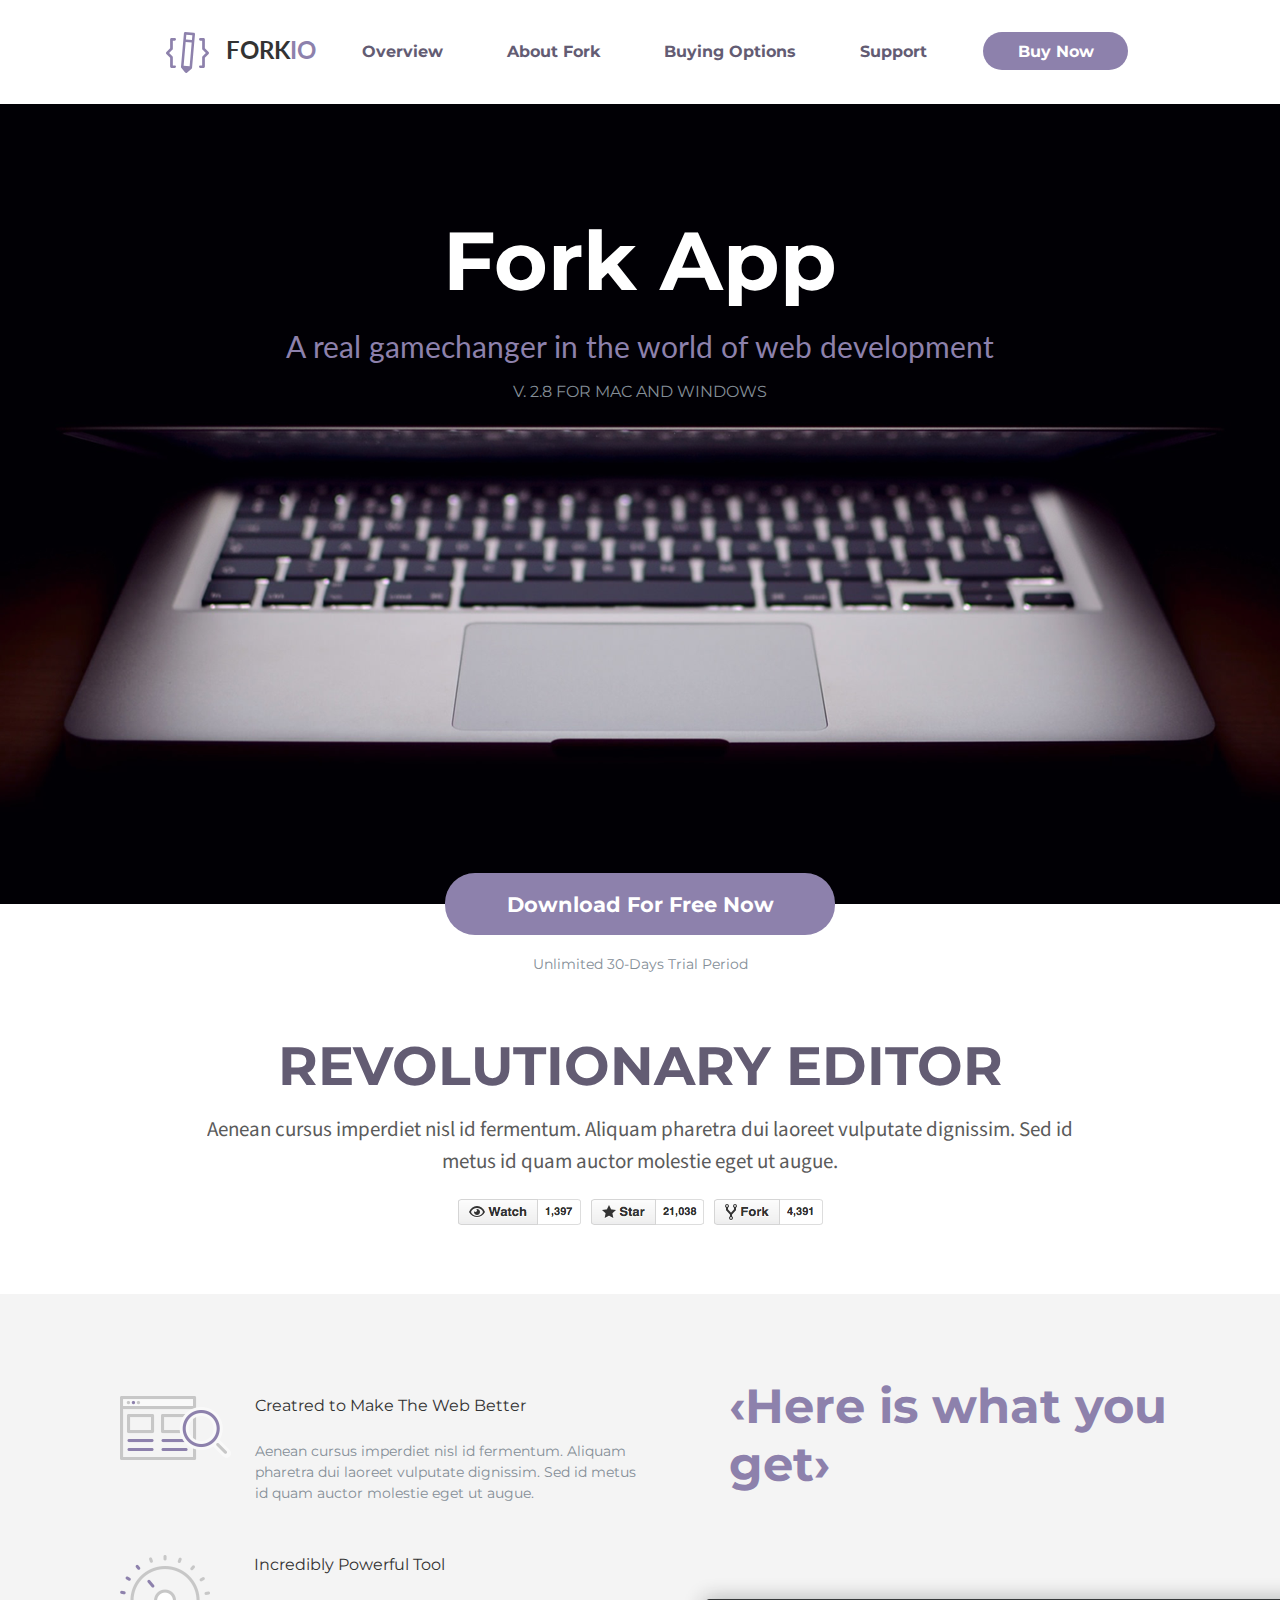
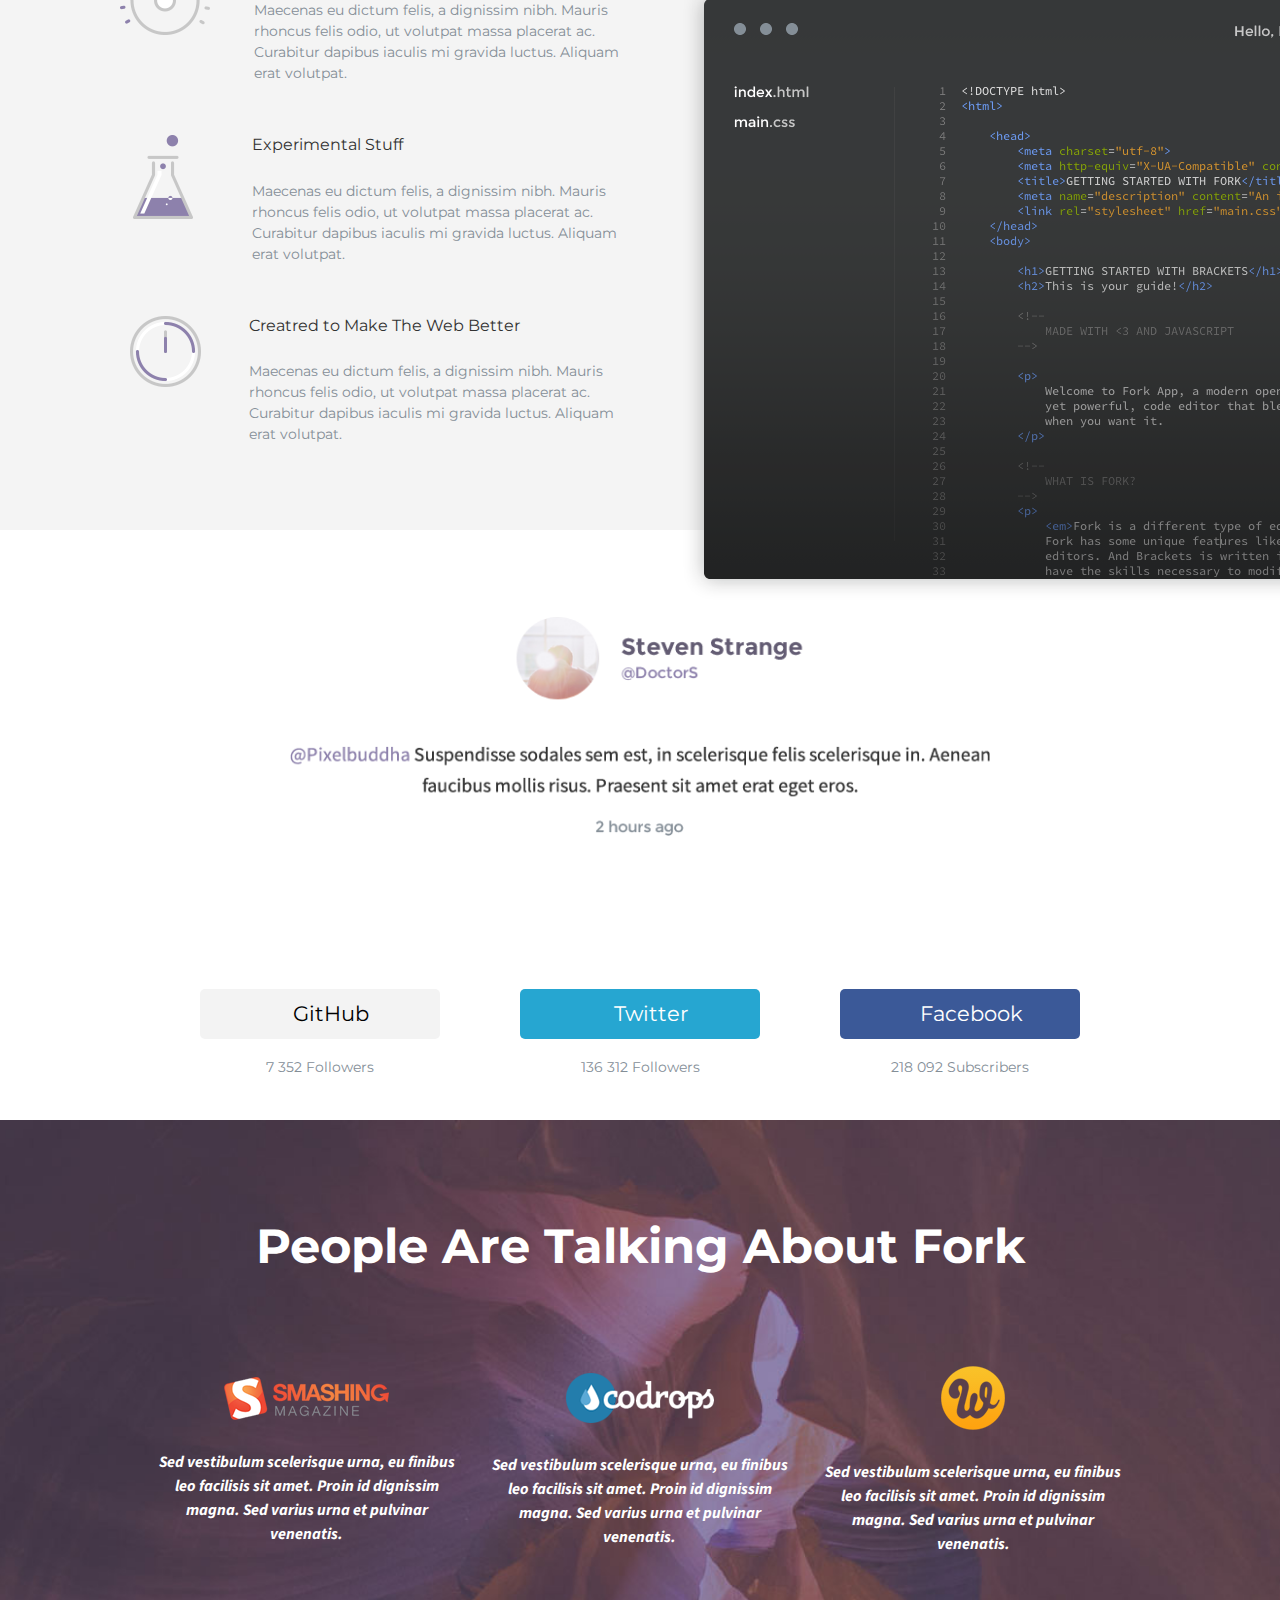
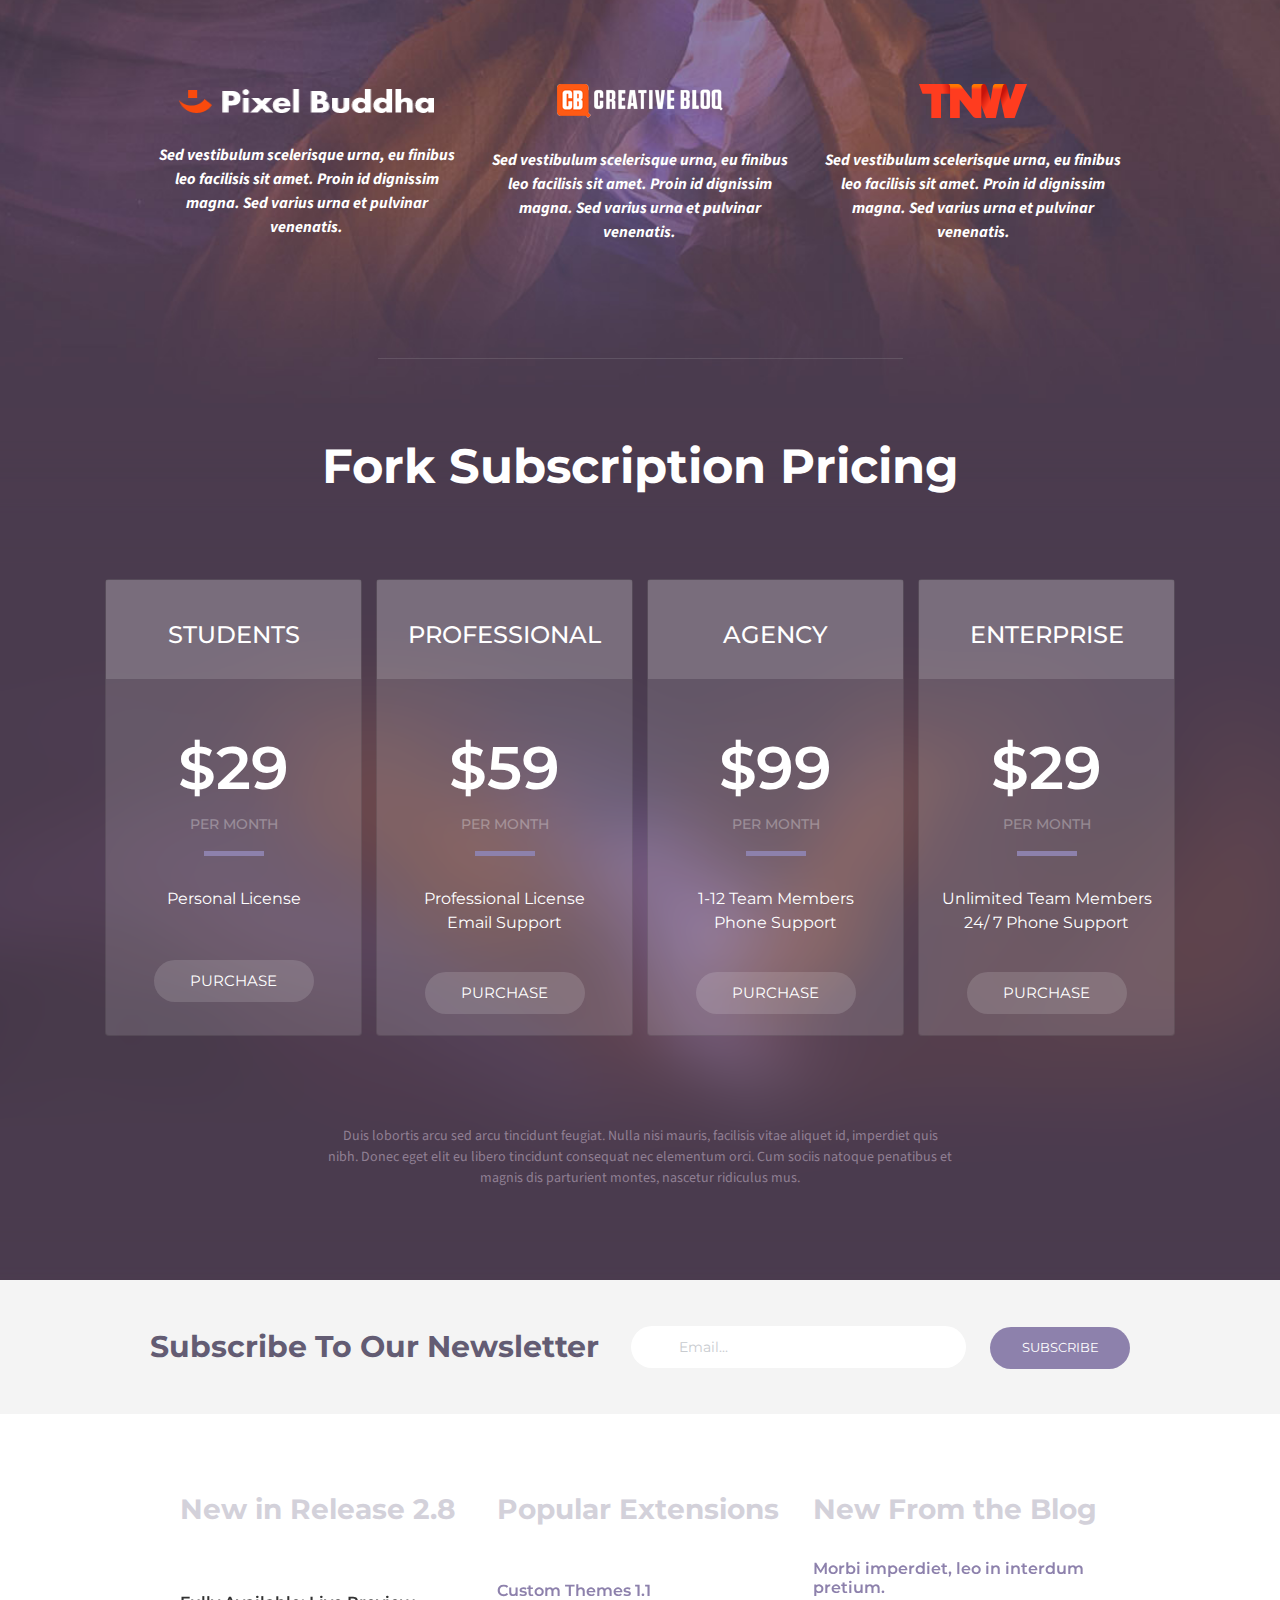
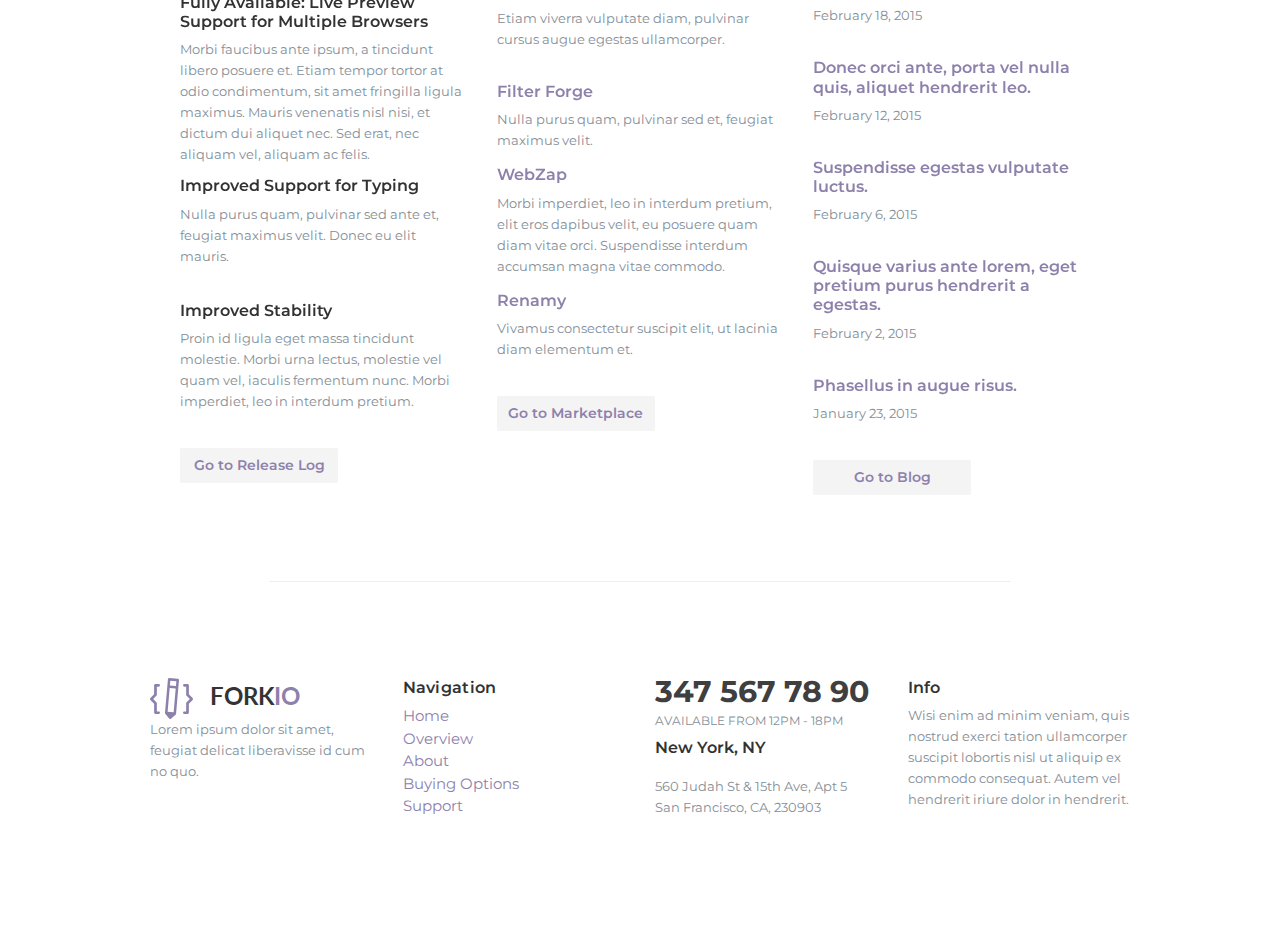
<file: homework-3-1/Forkio/index.html>
<!DOCTYPE html>
<html lang="en">
   <head>
      <title>Forkio</title>
      <link rel="stylesheet" href="https://stackpath.bootstrapcdn.com/bootstrap/4.3.1/css/bootstrap.min.css" integrity="sha384-ggOyR0iXCbMQv3Xipma34MD+dH/1fQ784/j6cY/iJTQUOhcWr7x9JvoRxT2MZw1T" crossorigin="anonymous">
      <link rel="stylesheet" href="css/style.css" />
      <link rel="stylesheet" href="css/fontaversome.css" />
      <link href="https://fonts.googleapis.com/css?family=Montserrat:400,700&display=swap" rel="stylesheet">
      <link href="https://fonts.googleapis.com/css?family=Lato:400,700&display=swap" rel="stylesheet">
      <link href="https://fonts.googleapis.com/css?family=Source+Sans+Pro:400,700,700i&display=swap" rel="stylesheet">
      <link rel="shortcut icon" type='image/x-icon' href="img/favicon.ico">
      <meta name="viewport" content="width=device-width, initial-scale=1, shrink-to-fit=no">
      <meta name="format-detection" content="telephone=no">
      <meta charset="UTF-8">
   </head>
   <body>
      <header>
         <nav class="navbar navbar-expand-xl navbar-light bg-light sticky-top">
            <div class="container-fluid">
               <a class="navbar-brand" href="index.html">
               <img src="img/logo.svg" width="43" height="41" class="d-inline-block align-top" alt=""><span class="logo-text">Fork<span class="io">IO</span></span>
               </a>
               <a href="#" class="nav-link buy-btn mobile">Buy Now</a>
               <button class="navbar-toggler" type="button" data-toggle="collapse" data-target="#navbarResponsive">
               <span class="navbar-toggler-icon"></span>
               </button>
               <div class="collapse navbar-collapse" id="navbarResponsive">
                  <ul class="navbar-nav ml-auto ">
                     <li class="nav-item">
                        <a href="#" class="nav-link">Overview</a>
                     </li>
                     <li class="nav-item">
                        <a href="#" class="nav-link">About Fork  </a>
                     </li>
                     <li class="nav-item">
                        <a href="#" class="nav-link">Buying Options</a>
                     </li>
                     <li class="nav-item"> 
                        <a href="#" class="nav-link">Support</a>
                     </li>
                     <li class="nav-item">
                        <a href="#" class="nav-link buy-btn ext">Buy Now</a>
                     </li>
                  </ul>
               </div>
            </div>
         </nav>
      </header>
      <section class="head-bg">
         <h1 class="title">Fork App</h1>
         <h3 class="subtitle">A real gamechanger in the world of web development</h3>
         <div class="version">v. 2.8 For Mac and Windows</div>
      </section>
      <section class="revolutionary">
         <button class="dw-btn">Download For Free Now</button>
         <div class="trial">Unlimited 30-Days Trial Period</div>
         <h2 class="revo-editor">Revolutionary editor</h2>
         <p class="revo-text">Aenean cursus imperdiet nisl id fermentum. Aliquam pharetra dui laoreet vulputate dignissim. Sed id metus id quam auctor molestie eget ut augue.</p>
         <img src="img/icons.png" alt="Icons" />
      </section>
      <section class="whatuget container-fluid">
         <div class="left-block">
            <h2 class="right-title wugtitle">&#8249;Here is what you get&#8250;</h2>
            <div class="wcard search">
               <img src="img/whatuget/search.png" alt="Whatuget" />
               <div class="block-text">
                  <h6 class="block-title">Creatred to Make The Web Better</h6>
                  <p class="block-desc">Aenean cursus imperdiet nisl id fermentum. Aliquam pharetra dui laoreet vulputate dignissim. Sed id metus id quam auctor molestie eget ut augue.</p>
               </div>
            </div>
            <div class="wcard tool">
               <img src="img/whatuget/tool.png" alt="Tool" />
               <div class="block-text">
                  <h6 class="block-title">Incredibly Powerful Tool</h6>
                  <p class="block-desc">Maecenas eu dictum felis, a dignissim nibh. Mauris rhoncus felis odio, ut volutpat massa placerat ac. Curabitur dapibus iaculis mi gravida luctus. Aliquam erat volutpat.</p>
               </div>
            </div>
            <div class="wcard experimental">
               <img src="img/whatuget/exp.png" alt="Experimental" />
               <div class="block-text">
                  <h6 class="block-title">Experimental Stuff</h6>
                  <p class="block-desc">Maecenas eu dictum felis, a dignissim nibh. Mauris rhoncus felis odio, ut volutpat massa placerat ac. Curabitur dapibus iaculis mi gravida luctus. Aliquam erat volutpat. </p>
               </div>
            </div>
            <div class="wcard time">
               <img src="img/whatuget/time.png" alt="Time" />
               <div class="block-text">
                  <h6 class="block-title">Creatred to Make The Web Better</h6>
                  <p class="block-desc">Maecenas eu dictum felis, a dignissim nibh. Mauris rhoncus felis odio, ut volutpat massa placerat ac. Curabitur dapibus iaculis mi gravida luctus. Aliquam erat volutpat.</p>
               </div>
            </div>
         </div>
         <div class="right-block wughide">
            <h2 class="right-title">&#8249;Here is what you get&#8250;</h2>
            <div class="img-wrapper">
               <img src="img/whatuget/editor.png" alt="Editor" />
            </div>
            <span></span>
         </div>
         <div class="img-mobile">
            <img src="img/whatuget/editor.png" alt="Editor" />
         </div>
      </section>
      <section class="container-fluid social">
         <table class="slide-container" cellpadding="0" cellspacing="0"  width="100%">
            <tr>
               <td align="center">
                  <article id="slider">
                     <input class="r-slide" checked type="radio" name="slider" id="slide1" />
                     <input class="r-slide" type="radio" name="slider" id="slide2" />
                     <div id="slides">
                        <div id="overflow">
                           <div class="inner">
                              <article>
                                 <img src="img/slider/slide1.webp" alt="" />
                              </article>
                              <article>
                                 <img src="img/slider/slide1.webp" alt="" />
                              </article>
                           </div>
                        </div>
                     </div>
                     <div id="controls">
                        <label for="slide1"></label>
                        <label for="slide2"></label>
                     </div>
                  </article>
               </td>
            </tr>
         </table>
         <hr class="hr-social mobile-hide-hr">
         <ul class="social-buttons">
            <li>
               <button class="git">
               <a href="#"><i class="fab fa-github"></i> GitHub</a>
               </button>
               <p class="follower">7 352 Followers</p>
            </li>
            <li>
               <button class="twitter">
               <a href="#"><i class="fab fa-twitter"></i> Twitter</a>
               </button>
               <p class="follower">136 312 Followers</p>
            </li>
            <li>
               <button class="facebook">
               <a href="#"><i class="fab fa-facebook-f"></i> Facebook</a>
               </button>
               <p class="follower">218 092 Subscribers</p>
            </li>
         </ul>
      </section>
      <section class="pplrtolcking container-fluid">
         <div class="row text-center">
            <div class="col-12">
               <h2 class="ppl-title">People Are Talking About Fork</h2>
            </div>
         </div>
         <div class="row card-wrap justify-content-between">
            <div class="col-xs-12 col-sm-6 col-md-4 card-p">
               <img src="img/talking/smashing.webp" alt="" width="165" height="43">
               <p>Sed vestibulum scelerisque urna, eu finibus leo facilisis sit amet. Proin id dignissim magna. Sed varius urna et pulvinar venenatis.</p>
            </div>
            <div class="col-xs-12 col-sm-6 col-md-4 card-p">
               <img src="img/talking/codrops.webp" alt="" width="148" height="50">
               <p>Sed vestibulum scelerisque urna, eu finibus leo facilisis sit amet. Proin id dignissim magna. Sed varius urna et pulvinar venenatis.</p>
            </div>
            <div class="col-xs-12 col-sm-6 col-md-4 card-p"  >
               <img src="img/talking/w.webp" alt="" width="64" height="64" >
               <p>Sed vestibulum scelerisque urna, eu finibus leo facilisis sit amet. Proin id dignissim magna. Sed varius urna et pulvinar venenatis.</p>
            </div>
         </div>
         <div class="row card-wrap sec-row d-flex justify-content-between">
            <div class="col-xs-12 col-sm-6 col-md-4 card-p">
               <img src="img/talking/pixelbuddha.webp" alt="" width="255" height="24">
               <p>Sed vestibulum scelerisque urna, eu finibus leo facilisis sit amet. Proin id dignissim magna. Sed varius urna et pulvinar venenatis.</p>
            </div>
            <div class="col-xs-12 col-sm-6 col-md-4 card-p">
               <img src="img/talking/cb.webp" alt="" width="166" height="34">
               <p>Sed vestibulum scelerisque urna, eu finibus leo facilisis sit amet. Proin id dignissim magna. Sed varius urna et pulvinar venenatis.</p>
            </div>
            <div class="col-xs-12 col-sm-6 col-md-4 card-p">
               <img src="img/talking/tnw.webp" alt="" width="108" height="34">
               <p>Sed vestibulum scelerisque urna, eu finibus leo facilisis sit amet. Proin id dignissim magna. Sed varius urna et pulvinar venenatis.</p>
            </div>
         </div>
         <hr class="hr">
      </section>
      <section class="pricing container-fluid text-center">
         <h2 class="price-title col-12">Fork Subscription Pricing</h2>
         <div class="price-list">
            <div class="col-xs-12 col-sm-6 col-md-3 card">
               <h4 class="card-head">Students</h4>
               <p class="cost">$29</p>
               <p class="per">per month</p>
               <p class="line"></p>
               <p class="license">Personal License</p>
               <button class="card-b">purchase</button>
            </div>
            <div class="col-xs-12 col-sm-6 col-md-3 card">
               <h4 class="card-head">professional</h4>
               <p class="cost">$59</p>
               <p class="per">per month</p>
               <p class="line"></p>
               <p class="license">Professional License <br />  Email Support</p>
               <button class="card-b">purchase</button>
            </div>
            <div class="col-xs-12 col-sm-6 col-md-3 card">
               <h4 class="card-head">agency</h4>
               <p class="cost">$99</p>
               <p class="per">per month</p>
               <p class="line"></p>
               <p class="license">1-12 Team Members <br /> Phone Support</p>
               <button class="card-b">purchase</button>
            </div>
            <div class="col-xs-12 col-sm-6 col-md-3 card">
               <h4 class="card-head">enterprise</h4>
               <p class="cost">$29</p>
               <p class="per">per month</p>
               <p class="line"></p>
               <p class="license">Unlimited Team Members <br /> 24/ 7 Phone Support</p>
               <button class="card-b">purchase</button>
            </div>
            <p class="note">Duis lobortis arcu sed arcu tincidunt feugiat. Nulla nisi mauris, facilisis vitae aliquet id, imperdiet quis nibh. Donec eget elit eu libero tincidunt consequat nec elementum orci. Cum sociis natoque penatibus et magnis dis parturient montes, nascetur ridiculus mus.</p>
         </div>
      </section>
      <section class="subscribe container-fluid">
         <h2 class="subs-title">Subscribe To Our Newsletter</h2>
         <h2 class="subs-title-m">Subscribe To Stay In Touch</h2>
         <form class="sub-email" action="#" name="subscribe">
            <input type="email" placeholder="Email..." />
            <button type="submit" class="sub-b">Subscribe</button>
         </form>
      </section>
      <section class="info container-fluid">
         <div class="row wrapper">
            <div class="col-xs-12 col-sm-6 col-md-4">
               <h2 class="new">New in Release 2.8</h2>
               <h3 class="fully">Fully Available: Live Preview Support for Multiple Browsers</h3>
               <p class="p-text">Morbi faucibus ante ipsum, a tincidunt libero posuere et. Etiam tempor tortor at odio condimentum, sit amet fringilla ligula maximus. Mauris venenatis nisl nisi, et dictum dui aliquet nec. Sed erat, nec aliquam vel, aliquam ac felis.</p>
               <h3 class="improved">Improved Support for Typing </h3>
               <p class="p-text">Nulla purus quam, pulvinar sed ante et, feugiat maximus velit. Donec eu elit mauris. </p>
               <h3 class="stability">Improved Stability</h3>
               <p class="p-text">Proin id ligula eget massa tincidunt molestie. Morbi urna lectus, molestie vel quam vel, iaculis fermentum nunc. Morbi imperdiet, leo in interdum pretium.</p>
               <button class="goto-b"><a href="#">Go to Release Log</a></button>
            </div>
            <div class="col-xs-12 col-sm-6 col-md-4">
               <h2 class="new">Popular Extensions</h2>
               <h3 class="custom">Custom Themes 1.1</h3>
               <p class="p-text">Etiam viverra vulputate diam, pulvinar cursus augue egestas ullamcorper. </p>
               <h3 class="custom filter">Filter Forge</h3>
               <p class="p-text">Nulla purus quam, pulvinar sed et, feugiat maximus velit.</p>
               <h3 class="custom web">WebZap</h3>
               <p class="p-text">Morbi imperdiet, leo in interdum pretium, elit eros dapibus velit, eu posuere quam diam vitae orci. Suspendisse interdum accumsan magna vitae commodo.</p>
               <h3 class="custom web">Renamy</h3>
               <p class="p-text">Vivamus consectetur suscipit elit, ut lacinia diam elementum et.</p>
               <button class="goto-b"><a href="#">Go to Marketplace</a></button>
            </div>
            <div class="col-xs-12 col-sm-6 col-md-4">
               <h2 class="new">New From the Blog</h2>
               <h3 class="custom pad">Morbi imperdiet, leo in interdum pretium.</h3>
               <p class="p-text">February 18, 2015</p>
               <h3 class="custom pad">Donec orci ante, porta vel nulla quis, aliquet hendrerit leo.</h3>
               <p class="p-text">February 12, 2015</p>
               <h3 class="custom pad">Suspendisse egestas vulputate luctus.</h3>
               <p class="p-text">February 6, 2015</p>
               <h3 class="custom pad">Quisque varius ante lorem, eget pretium purus hendrerit a egestas.</h3>
               <p class="p-text">February 2, 2015</p>
               <h3 class="custom pad">Phasellus in augue risus.</h3>
               <p class="p-text">January 23, 2015</p>
               <button class="goto-b"><a href="#">Go to Blog</a></button>
            </div>
         </div>
      </section>
      <hr class="hr-footer">
      <footer class="container-fluid">
         <div class="row">
            <div class="col-xs-12 col-sm-6 col-md-3">
               <img src="img/logo.svg" width="43" height="41" class="d-inline-block align-top" alt=""><span class="logo-text">Fork<span class="io">IO</span></span>
               <p class="p-text p-text-m">Lorem ipsum dolor sit amet, feugiat delicat liberavisse id cum no quo.</p>
            </div>
            <div class="col-xs-12 col-sm-6 col-md-3">
               <h3 class="navigation">Navigation</h3>
               <ul class="footer-nav-list">
                  <li>Home</li>
                  <li> Overview</li>
                  <li>About</li>
                  <li>Buying Options</li>
                  <li>Support</li>
               </ul>
            </div>
            <div class="col-xs-12 col-sm-6 col-md-3">
               <h2 class="tel">347 567 78 90</h2>
               <h6 class="avaible">AVAILABLE FROM 12PM - 18PM</h6>
               <p class="ny">New York, NY</p>
               <p class="p-text">560 Judah St & 15th Ave, Apt 5 <br /> San Francisco, CA, 230903</p>
            </div>
            <div class="col-xs-12 col-sm-6 col-md-3">
               <h3 class="navigation">Info</h3>
               <p class="p-text">Wisi enim ad minim veniam, quis nostrud exerci tation ullamcorper suscipit lobortis nisl ut aliquip ex commodo consequat. Autem vel hendrerit iriure dolor in hendrerit.</p>
            </div>
         </div>
      </footer>
      <script src="https://code.jquery.com/jquery-3.3.1.slim.min.js" integrity="sha384-q8i/X+965DzO0rT7abK41JStQIAqVgRVzpbzo5smXKp4YfRvH+8abtTE1Pi6jizo" crossorigin="anonymous"></script>
      <script src="https://cdnjs.cloudflare.com/ajax/libs/popper.js/1.14.7/umd/popper.min.js" integrity="sha384-UO2eT0CpHqdSJQ6hJty5KVphtPhzWj9WO1clHTMGa3JDZwrnQq4sF86dIHNDz0W1" crossorigin="anonymous"></script>
      <script src="https://stackpath.bootstrapcdn.com/bootstrap/4.3.1/js/bootstrap.min.js" integrity="sha384-JjSmVgyd0p3pXB1rRibZUAYoIIy6OrQ6VrjIEaFf/nJGzIxFDsf4x0xIM+B07jRM" crossorigin="anonymous"></script>
   </body>
</html>
</file>
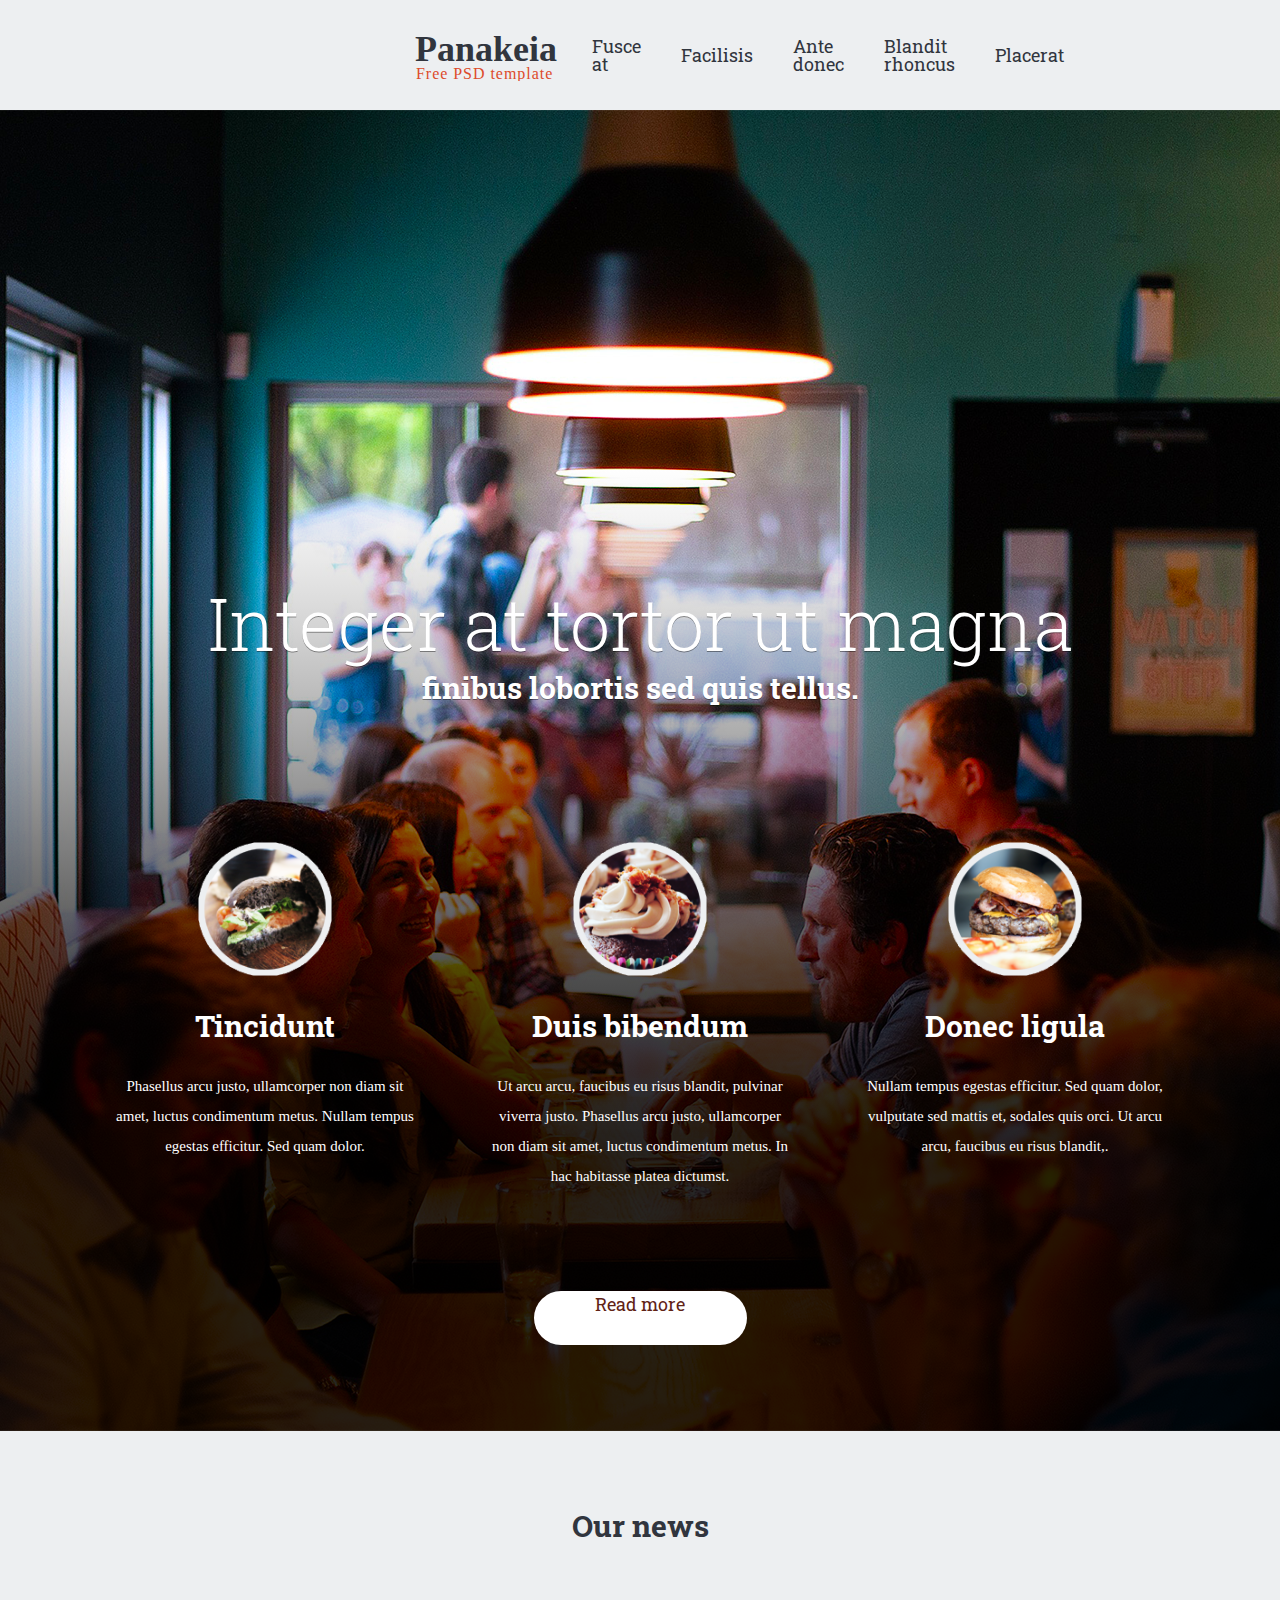
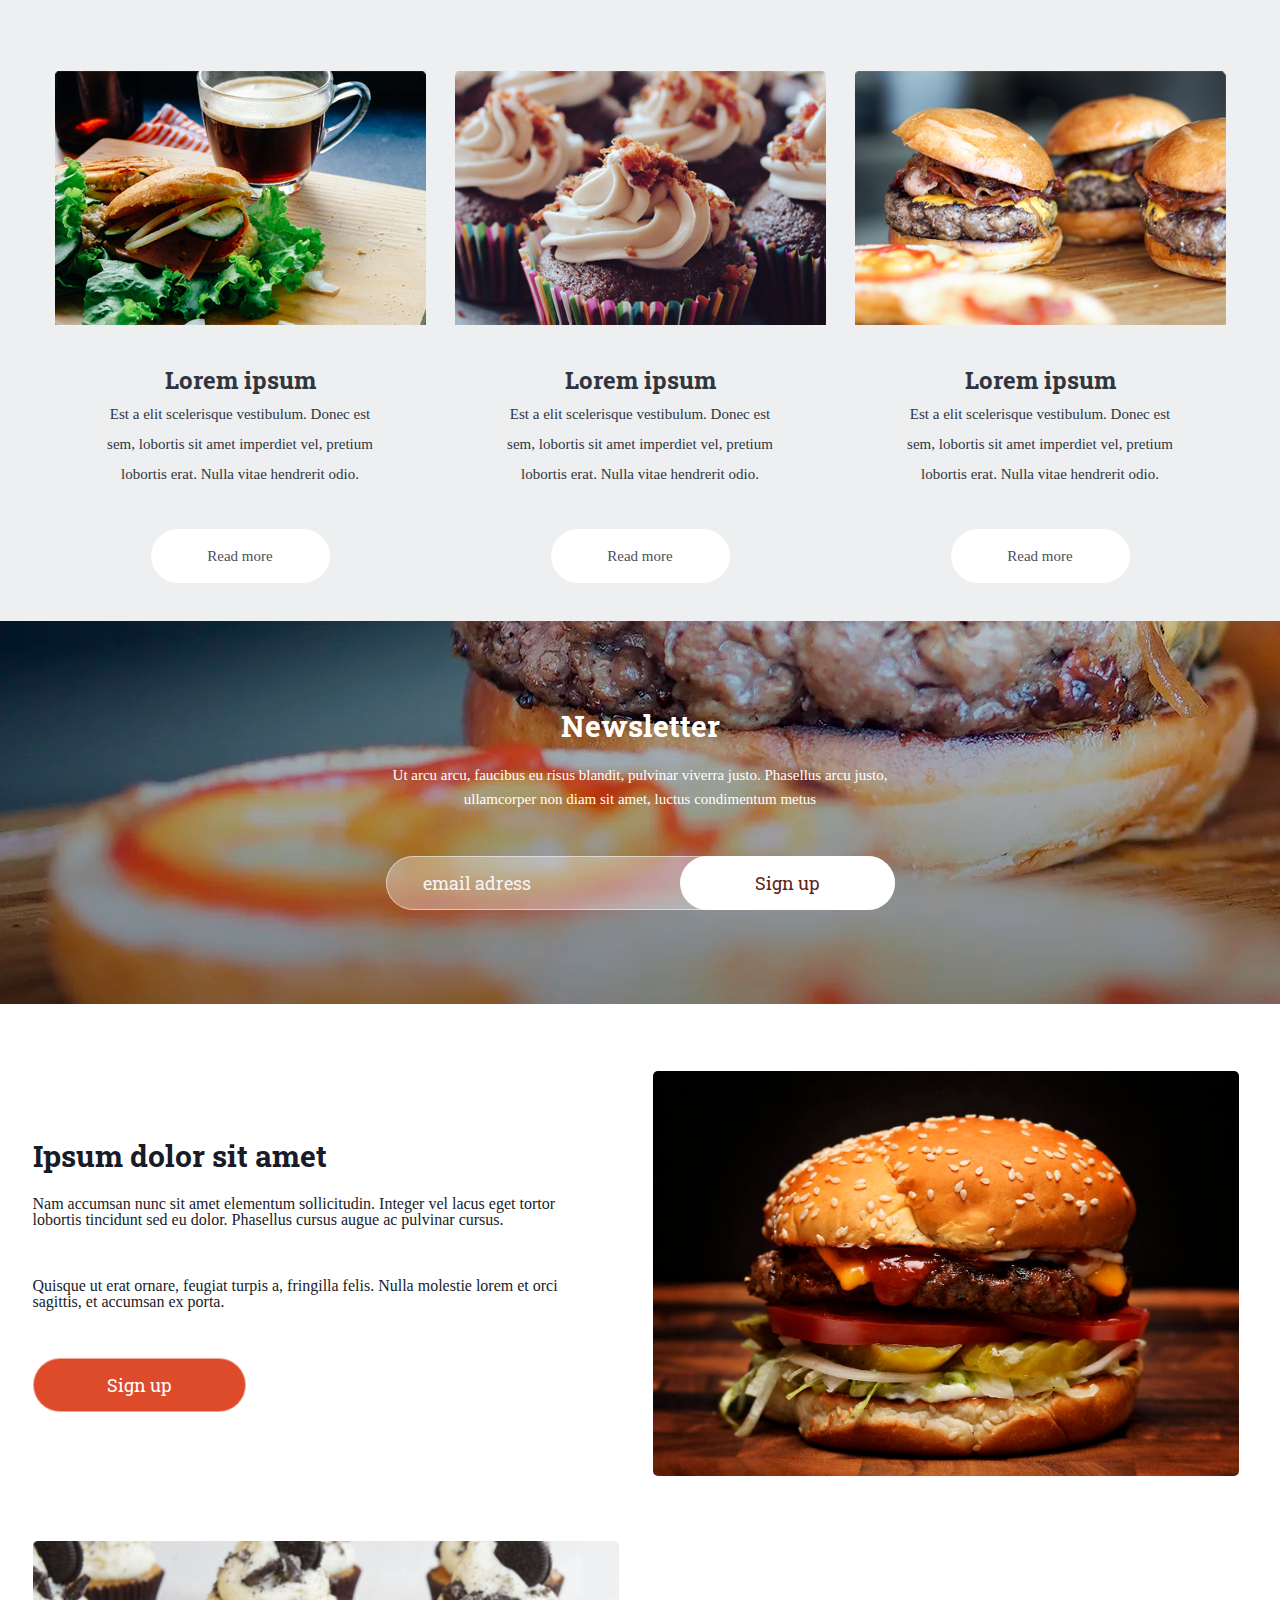
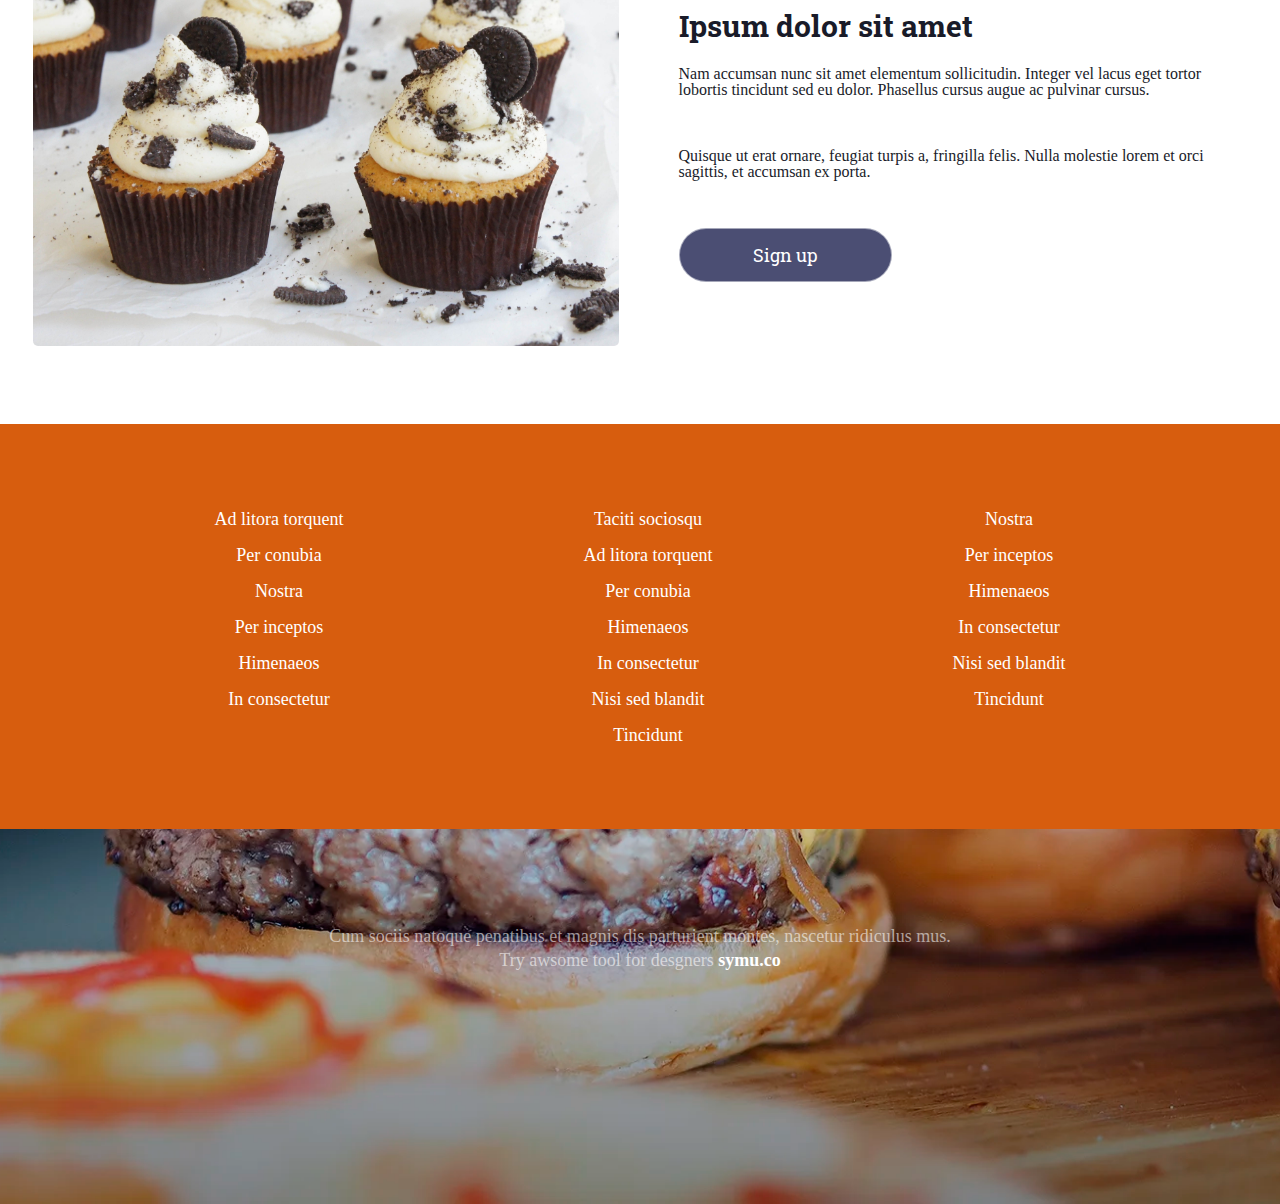
<file: homework-3-2/Panakeia/index.html>
<!DOCTYPE html>
<html lang="en">
   <head>
      <title>Panakeia</title>
      <link rel="stylesheet" href="css/style.css" />
      <link rel="shortcut icon" type='image/x-icon' href="img/favicon.ico">
      <link href="https://fonts.googleapis.com/css?family=Roboto+Slab:300,400,700&display=swap" rel="stylesheet">
      <meta charset="UTF-8">
      <meta name="viewport" content="width=2000">
   </head>
   <body>
      <header>
         <a href="index.html"><img class="logo" src="img/logo.svg" alt="Logo" /></a>
         <nav>
            <ul class="menu">
               <li>Fusce at</li>
               <li>Facilisis</li>
               <li>Ante donec</li>
               <li>Blandit rhoncus</li>
               <li>Placerat</li>
            </ul>
         </nav>
      </header>
      <section class="head-section">
         <h1 class="head-title">Integer at tortor ut magna <br /> <span class="head-subtitle">finibus lobortis sed quis tellus.</span></h1>
         <div class="card-wrapper">
            <div class="card">
               <img src="img/tincidunt.webp" alt="Tincidunt" width="134" height="134" />
               <h3 class="card-title">Tincidunt</h3>
               <p class="card-text">Phasellus arcu justo, ullamcorper non diam sit amet, luctus condimentum metus. Nullam tempus egestas efficitur. Sed quam dolor.</p>
            </div>
            <div class="card">
               <img src="img/duis.webp" alt="Duis" width="134" height="134" />
               <h3 class="card-title">Duis bibendum</h3>
               <p class="card-text">Ut arcu arcu, faucibus eu risus blandit, pulvinar viverra justo. Phasellus arcu justo, ullamcorper non diam sit amet, luctus condimentum metus. In hac habitasse platea dictumst. </p>
            </div>
            <div class="card">
               <img src="img/donec.webp" alt="Donec" width="134" height="134" />
               <h3 class="card-title">Donec ligula</h3>
               <p class="card-text">Nullam tempus egestas efficitur. Sed quam dolor, vulputate sed mattis et, sodales quis orci. Ut arcu arcu, faucibus eu risus blandit,.</p>
            </div>
         </div>
         <button class="read-more"><a href="#">Read more</a></button>
      </section>
      <section class="our-news">
         <h2 class="our-news-title">Our news</h2>
         <div class="card-wrapper">
            <div class="card-sec">
               <img src="img/tea.webp" alt="Tea Cup" width="371" height="254" />
               <p class="card-text-sec">
                  <span class="lorem">Lorem ipsum</span> <br />
                  Est a elit scelerisque vestibulum. Donec est sem, lobortis sit amet imperdiet vel, pretium lobortis erat. Nulla vitae hendrerit odio.
               </p>
               <button class="card-btn"><a href="#">Read more</a></button>
            </div>
            <div class="card-sec">
               <img src="img/cake.webp" alt="Cake" width="371" height="254" />
               <p class="card-text-sec">
                  <span class="lorem">Lorem ipsum</span> <br />
                  Est a elit scelerisque vestibulum. Donec est sem, lobortis sit amet imperdiet vel, pretium lobortis erat. Nulla vitae hendrerit odio.
               </p>
               <button class="card-btn"><a href="#">Read more</a></button>
            </div>
            <div class="card-sec">
               <img src="img/burger.webp" alt="Burger" width="371" height="254" />
               <p class="card-text-sec">
                  <span class="lorem">Lorem ipsum</span> <br />
                  Est a elit scelerisque vestibulum. Donec est sem, lobortis sit amet imperdiet vel, pretium lobortis erat. Nulla vitae hendrerit odio.
               </p>
               <button class="card-btn"><a href="#">Read more</a></button>
            </div>
         </div>
      </section>
      <section class="newsletter">
         <h2 class="newsletter-title">Newsletter</h2>
         <p class="news-text">Ut arcu arcu, faucibus eu risus blandit, pulvinar viverra justo. Phasellus arcu justo, ullamcorper non diam sit amet, luctus condimentum metus</p>
         <form action="#" class="form">
            <input class="input" type="email" placeholder="email adress" />
            <button type="submit" class="email-btn"><a href="#">Sign up</a></button>
         </form>
      </section>
      <section class="pre-footer">
         <div class="pre-card-wrapper-one">
            <div class="pre-card">
               <h3 class="pre-card-title">Ipsum dolor sit amet</h3>
               <div class="pre-card-container">
                  <p class="pre-card-text">Nam accumsan nunc sit amet elementum sollicitudin. Integer vel lacus eget tortor lobortis tincidunt sed eu dolor. Phasellus cursus augue ac pulvinar cursus.</p>
                  <p class="pre-card-text text-p">Quisque ut erat ornare, feugiat turpis a, fringilla felis. Nulla molestie lorem et orci sagittis, et accumsan ex porta.</p>
               </div>
               <button class="pre-card-btn"><a href="#">Sign up</a></button>
            </div>
            <img align="right" src="img/burger.png" alt="Burger" width="586" height="405" />
         </div>
         <div class="pre-card-wrapper-two">
            <img align="left" src="img/cupcake.jpg" alt="Burger" width="586" height="405" />
            <div class="pre-card">
               <h3 class="pre-card-title">Ipsum dolor sit amet</h3>
               <div class="pre-card-container">
                  <p class="pre-card-text">Nam accumsan nunc sit amet elementum sollicitudin. Integer vel lacus eget tortor lobortis tincidunt sed eu dolor. Phasellus cursus augue ac pulvinar cursus.</p>
                  <p class="pre-card-text text-p">Quisque ut erat ornare, feugiat turpis a, fringilla felis. Nulla molestie lorem et orci sagittis, et accumsan ex porta.</p>
               </div>
               <button class="pre-card-btn-blue"><a href="#">Sign up</a></button>
            </div>
         </div>
      </section>
      <section class="footer-head">
         <div class="block">
            <ul>
               <li>Ad litora torquent</li>
               <li>Per conubia</li>
               <li>Nostra</li>
               <li>Per inceptos</li>
               <li>Himenaeos</li>
               <li>In consectetur</li>
            </ul>
            <ul>
               <li>Taciti sociosqu</li>
               <li>Ad litora torquent</li>
               <li>Per conubia</li>
               <li>Himenaeos</li>
               <li>In consectetur</li>
               <li>Nisi sed blandit</li>
               <li>Tincidunt</li>
            </ul>
            <ul>
               <li>Nostra</li>
               <li>Per inceptos</li>
               <li>Himenaeos</li>
               <li>In consectetur</li>
               <li>Nisi sed blandit</li>
               <li>Tincidunt</li>
            </ul>
         </div>
      </section>
      <footer>
         <p class="f-text">Cum sociis natoque penatibus et magnis dis parturient montes, nascetur ridiculus mus. <br />
            Try awsome tool for desgners <a href="#">symu.co</a>
         </p>
      </footer>
   </body>
</html>
</file>
<file: homework-3-1/Forkio/css/style.css>
html,
body {
	overflow-x: hidden;
}

.logo-text {
	color: #333333;
	font-family: Lato;
	font-size: 24px;
	font-weight: 700;
	text-transform: uppercase;
	margin-left: 17px;
}

.io {
	color: #8d81ac;
}

.navbar {
	min-height: 104px;
	align-items: center;
}

.bg-light {
	background-color: #ffffff !important;
}

nav img {
	margin-left: 135px;
}

nav {
	font-family: Montserrat;
	font-size: 16px;
	font-weight: 700;
}

.navbar-light .navbar-nav .nav-link {
	color: #635c73;
}

.navbar {
	margin-right: 121px;
}

.navbar-light .navbar-toggler-icon {
	background-image: url(../img/sandwich.svg) !important;
}

.buy-btn {
	width: 145px;
	height: 38px;
	background-color: #8d81ac;
	color: #ffffff !important;
	font-family: Montserrat;
	font-size: 16px;
	font-weight: 700;
	border-radius: 35px;
	text-align: center;
}

.navbar-nav li {
	margin-right: 48px;
}

.navbar-nav li:last-child {
	margin-right: 0;
}

.head-bg {
	background-image: url(../img/head/headbg.png);
	width: 100%;
	min-height: 800px;
	background-repeat: no-repeat;
	background-position: center;
	background-size: cover;
	display: flow-root;
}

.title {
	color: #ffffff;
	font-family: Montserrat;
	font-size: 82px;
	font-weight: 700;
	margin-top: 108px;
	text-align: center;
}

.subtitle {
	color: #8d81ac;
	font-family: Lato;
	font-size: 30px;
	font-weight: 400;
	text-align: center;
	margin-top: 18px;
}

.version {
	color: #848e97;
	font-family: Montserrat;
	font-size: 16px;
	font-weight: 400;
	line-height: 20.45px;
	text-transform: uppercase;
	text-align: center;
	margin-top: 18px;
}

.revolutionary {
	width: 100%;
	min-height: 390px;
	background-color: #ffffff;
	display: flex;
	justify-content: center;
}

.dw-btn {
	width: 390px;
	height: 62px;
	color: #ffffff;
	background-color: #8d81ac;
	font-family: Montserrat;
	font-size: 21px;
	font-weight: 700;
	line-height: 62px;
	border-radius: 30px;
	margin-top: -31px;
	border: none;
}

.trial {
	color: #848e97;
	font-family: Montserrat;
	font-size: 14px;
	font-weight: 400;
	padding-top: 50px;
	position: absolute;
}

.revo-editor {
	color: #635c73;
	font-family: Montserrat;
	font-size: 54px;
	font-weight: 700;
	text-transform: uppercase;
	padding-top: 130px;
	position: absolute;
}

.revo-text {
	opacity: 0.8;
	color: #323232;
	font-family: "Source Sans Pro";
	font-size: 21px;
	font-weight: 400;
	padding-top: 210px;
	max-width: 878px;
	text-align: center;
	position: absolute;
}

.revolutionary img {
	max-width: 365px;
	min-height: 26px;
	position: absolute;
	padding-top: 295px;
}

.whatuget {
	width: 100%;
	min-height: 711px;
	background-color: #f4f4f4;
	display: flex;
	position: relative;
}

.left-block {
	min-height: 540px;
	display: flex;
	flex-direction: column;
	padding-top: 102px;
	padding-left: 105px;
	padding-bottom: 69px;
	justify-content: space-between;
	max-width: 50%;
}

.block-title {
	color: #323232;
	font-family: Montserrat;
	font-size: 16px;
	font-weight: 400;
}

.block-desc {
	padding-top: 18px;
	color: #848e97;
	font-family: Montserrat;
	font-size: 14px;
	font-weight: 400;
}

.wcard {
	display: flex;
	flex-direction: row;
	align-items: flex-start;
	margin-bottom: 35px;
}

.wcard:last-child {
	margin-bottom: 0px;
}

.search img {
	margin-right: 24px;
}

.tool img {
	margin-right: 44px;
}

.experimental img {
	margin-right: 59px;
	margin-left: 13px;
}

.time img {
	margin-right: 48px;
	margin-left: 10px;
}

.right-block {
	margin-left: 69px;
	display: flex;
}

.img-wrapper {
	position: relative;
}

.right-title {
	color: #8d81ac;
	font-family: Montserrat;
	font-size: 48px;
	font-weight: 700;
	padding-top: 84px;
	padding-left: 20px;
}

.right-block img {
	position: absolute;
	right: -600px;
	bottom: -70px;
}

.social {
	display: flex;
	flex-direction: row;
	margin: 0 auto;
	padding: 87px 150px 80px;
	min-height: 590px;
	background-color: #ffffff;
	justify-content: center;
	flex-wrap: wrap;
	max-width: 1366px;
}

.carousel {
	margin: auto;
	margin-top: 40px;
	position: absolute;
}

.carousel img {
	margin-right: 23px;
}

.carousel-item {
	min-height: 90px;
}

.nick {
	color: #635c73;
	font-family: Montserrat;
	font-size: 24px;
	font-weight: 700;
}

.msg {
	color: #333333;
	font-family: "Source Sans Pro";
	font-size: 20px;
	font-weight: 400;
	line-height: 32px;
	max-width: 720px;
	text-align: center;
	margin-top: 48px;
}

.prof {
	color: #8d81ac;
	font-family: Montserrat;
	font-size: 16px;
	font-weight: 400;
	display: block;
	text-align: center;
	line-height: -10px;
	margin-top: -30px;
}

.hr-social {
	width: 90%;
	background-color: #c7c7c7;
	opacity: 0.2;
	margin-top: 180px;
}

.social-buttons {
	list-style: none;
	padding: 0;
	align-items: flex-end;
	display: flex;
	flex-direction: row;
	flex-wrap: wrap;
	justify-content: center;
}

.social-buttons button {
	border: none;
	border-radius: 5px;
}

.social-buttons li {
	margin: -70px 40px;
}

.git {
	width: 240px;
	height: 50px;
	background-color: #f3f3f3;
	font-family: Montserrat;
	font-size: 21px;
	font-weight: 400;
}

.git a {
	color: #000000;
}

.twitter {
	width: 240px;
	height: 50px;
	background-color: #26a6d1;
	font-family: Montserrat;
	font-size: 21px;
	font-weight: 400;
}

.twitter a {
	color: #ffffff;
}

.facebook {
	width: 240px;
	height: 50px;
	background-color: #3b5998;
	font-family: Montserrat;
	font-size: 21px;
	font-weight: 400;
}

.facebook a {
	color: #ffffff;
}

.follower {
	display: flex;
	justify-content: center;
	padding-top: 18px;
	color: #848e97;
	font-family: Montserrat;
	font-size: 14px;
	font-weight: 400;
}

.pplrtolcking {
	min-height: 764px;
	background-image: url(../img/talking/talkbg.jpg);
	background-repeat: no-repeat;
	background-size: cover;
	background-position: center;
	display: flow-root;
}

.ppl-title {
	color: #ffffff;
	font-family: Montserrat;
	font-size: 48px;
	font-weight: 700;
	padding-top: 98px;
}

.card-wrap {
	padding-top: 83px;
	max-width: 80%;
	margin: auto;
	align-items: baseline;
	text-align: center;
}

.card-p>p {
	color: #ffffff;
	font-family: "Source Sans Pro";
	font-style: italic;
	font-size: 16px;
	font-weight: 700;
	line-height: 24px;
	padding-top: 30px;
}

.card-wrap>div {
	max-width: 350px;
}

.sec-row {
	padding-top: 112px;
	margin-bottom: 98px;
}

.hr {
	margin-top: 98px;
	margin-bottom: 49px;
	width: 42%;
	background-color: #c7c7c7;
	opacity: 0.2;
}

.pricing {
	background-image: url(../img/price/pricebg.webp);
	min-height: 872px;
	background-position: center;
	background-repeat: no-repeat;
	background-size: cover;
	display: flex;
	justify-content: center;
	flex-direction: row;
	flex-wrap: wrap;
}

.card {
	height: 457px;
	max-width: 257px;
	background-color: #ffffff24;
	padding: 0;
	margin-left: 7px;
	margin-right: 7px;
	margin-bottom: 14px;
	transition: all .2s ease-in-out;
}

.card:hover {
	transform: scale(1.1);
	background-color: #ffffff08;
}

.card:hover .card-head {
	background-color: #00000022;
}

.card-head {
	color: #ffffff;
	background-color: #ffffff24;
	font-family: Montserrat;
	font-size: 24px;
	font-weight: 500;
	line-height: 20.45px;
	text-transform: uppercase;
	padding-top: 45px;
	padding-bottom: 33px;
}

.cost {
	margin-top: 36px;
	color: #ffffff;
	font-family: Montserrat;
	font-size: 60px;
	font-weight: 600;
}

.per {
	opacity: 0.3;
	color: #ffffff;
	font-family: Montserrat;
	font-size: 14px;
	font-weight: 500;
	text-transform: uppercase;
	margin-top: -15px !important;
}

.line {
	width: 60px;
	height: 5px;
	background-color: #8d81ac;
	margin-top: 0px !important;
	margin: auto;
	margin-bottom: 0;
}

.license {
	color: #ffffff;
	font-family: Montserrat;
	font-size: 16px;
	font-weight: 400;
	margin-top: 31px;
}

.card-b {
	color: #ffffff;
	font-family: Montserrat;
	font-size: 15px;
	font-weight: 400;
	text-transform: uppercase;
	width: 160px;
	height: 42px;
	background-color: #ffffff24;
	border: none;
	border-radius: 30px;
	margin: auto;
}

.price-title {
	color: #ffffff;
	font-family: Montserrat;
	font-size: 48px;
	font-weight: 700;
	padding-top: 30px;
}

.price-list {
	display: contents;
}

.note {
	opacity: 0.8;
	color: #a291a5;
	font-family: "Source Sans Pro";
	font-size: 14px;
	font-weight: 400;
	max-width: 50%;
	display: flex;
}

.subscribe {
	min-height: 134px;
	background-color: #f4f4f4;
	display: flex;
	align-items: center;
	justify-content: space-between;
}

.subs-title {
	color: #635c73;
	font-family: Montserrat;
	font-size: 30px;
	font-weight: 700;
	margin-bottom: 0;
	padding-left: 135px;
}

::placeholder {
	color: #c8cbcf;
	font-family: Montserrat;
	font-size: 14px;
	font-weight: 400;
	padding-left: 28px;
}

.sub-email input {
	width: 335px;
	min-height: 42px;
	background-color: #ffffff;
	border: none;
	border-radius: 35px;
	outline: none;
	padding-left: 20px;
}

.sub-b {
	color: #ffffff;
	font-family: Montserrat;
	font-size: 13px;
	font-weight: 400;
	text-transform: uppercase;
	width: 140px;
	height: 42px;
	background-color: #8d81ac;
	border: none;
	border-radius: 35px;
	margin-left: 20px;
	margin-right: 135px;
}

.info {
	min-height: 720px;
	background-color: #ffffff;
}

.wrapper {
	display: flex;
	flex-direction: row;
	margin: 0 auto;
	padding: 79px 150px 70px;
}

.new {
	color: #d3d1da;
	font-family: Montserrat;
	font-size: 28px;
	font-weight: 700;
}

.fully {
	color: #323232;
	font-family: Montserrat;
	font-size: 16px;
	font-weight: 600;
	padding-top: 58px;
}

.p-text {
	color: #848e97 !important;
	font-family: Montserrat;
	font-size: 13px;
	font-weight: 400;
	line-height: 21px;
	margin-bottom: 0;
}

.improved {
	color: #323232;
	font-family: Montserrat;
	font-size: 16px;
	font-weight: 600;
	margin-top: 11px;
}

.stability {
	color: #323232;
	font-family: Montserrat;
	font-size: 16px;
	font-weight: 600;
	margin-top: 34px;
}

.goto-b {
	width: 158px;
	height: 35px;
	background-color: #f4f4f4;
	font-family: Montserrat;
	font-size: 14px;
	font-weight: 600;
	border: none;
	margin-top: 36px;
	border-radius: 2px;
}

.goto-b a {
	color: #8d81ac;
}

.wrapper a {
	text-decoration: none;
}

.custom {
	color: #8d81ac;
	font-family: Montserrat;
	font-size: 16px;
	font-weight: 600;
	margin-top: 54px;
}

.filter {
	margin-top: 32px;
}

.web {
	margin-top: 14px;
}

.pad {
	margin-top: 32px;
}

footer {
	min-height: 329px;
	display: flex;
	flex-direction: row;
	margin: 0 auto;
	padding: 80px 150px 100px !important;
}

.hr-footer {
	width: 58%;
	background-color: #c7c7c7;
	opacity: 0.2;
}

.navigation {
	color: #323232;
	font-family: Montserrat;
	font-size: 16px;
	font-weight: 600;
	letter-spacing: 0.32px;
}

.footer-nav-list {
	list-style: none;
	padding: 0;
	color: #8d81ac;
	font-family: Montserrat;
	font-size: 15px;
	font-weight: 400;
}

.tel {
	color: #3f3f3f;
	font-family: Montserrat;
	font-size: 30px;
	font-weight: 700;
	line-height: 28px;
}

.avaible {
	color: #848e97;
	font-family: Montserrat;
	font-size: 12px;
	font-weight: 400;
	text-transform: uppercase;
}

.ny {
	color: #323232;
	font-family: Montserrat;
	font-size: 16px;
	font-weight: 600;
}

label {
	cursor: pointer;
}

#slide1:checked~#slides .inner {
	margin-left: 0;
}

#slide2:checked~#slides .inner {
	margin-left: -100%;
}

#overflow {
	width: 100%;
	overflow: hidden;
	word-wrap: break-word;
}

article img {
	width: 100%;
	height: auto;
}

#slides .inner {
	width: 500%;
	line-height: 0;
}

#slides article {
	width: 20%;
	float: left;
}

#controls {
	margin-top: -201px;
	width: 100%;
	height: 50px;
	top: 50%;
}

#controls label {
	display: none;
	width: 50px;
	height: 50px;
	opacity: 0.3;
}

#active {
	margin: 30% 0 0;
	text-align: center;
}

#active label {
	-webkit-border-radius: 5px;
	-moz-border-radius: 5px;
	border-radius: 25px;
	display: inline-block;
	width: 20px;
	height: 20px;
	background: #bbb;
	margin: 0 10px;
}

#active label:hover {
	background: #666666;
}

#controls label:hover {
	opacity: 0.8;
}

#slide1:checked~#controls label:nth-child(2),
#slide2:checked~#controls label:nth-child(3) {
	background: url('https://assets.bounceexchange.com/assets/uploads/users/741/ScxFjIFK.png') no-repeat;
	float: right;
	margin: 0 -70px 0 0;
	display: block;
}

#slide1:checked~#controls label:nth-child(5),
#slide2:checked~#controls label:nth-child(1) {
	background: url('https://assets.bounceexchange.com/assets/uploads/users/741/fJyenwIJ.png') no-repeat;
	float: left;
	margin: 0 0 0 -70px;
	display: block;
}

#slide1:checked~#active label:nth-child(1),
#slide2:checked~#active label:nth-child(2) {
	background: #333;
	border-color: #333 !important;
}

#slides .inner {
	-webkit-transform: translateZ(0);
	-webkit-transition: all 800ms cubic-bezier(0.770, 0.000, 0.175, 1.000);
	transition: all 800ms cubic-bezier(0.770, 0.000, 0.175, 1.000);
	-webkit-transition-timing-function: cubic-bezier(0.770, 0.000, 0.175, 1.000);
	transition-timing-function: cubic-bezier(0.770, 0.000, 0.175, 1.000);
}

#slider {
	-webkit-transform: translateZ(0);
	-webkit-transition: all 0.5s ease-out;
	transition: all 0.5s ease-out;
}

#controls label {
	-webkit-transform: translateZ(0);
	-webkit-transition: opacity 0.2s ease-out;
	transition: opacity 0.2s ease-out;
}

#slide1:checked~#slides article:nth-child(1) .info,
#slide2:checked~#slides article:nth-child(2) .info {
	opacity: 1 !important;
	-webkit-transition: all 1s ease-out 0.6s;
	transition: all 1s ease-out 0.6s;
}

.info,
#controls,
#slides,
#active,
#active label,
.info h3 {
	-webkit-transform: translateZ(0);
	-webkit-transition: all 0.5s ease-out;
	transition: all 0.5s ease-out;
}

.r-slide {
	display: none !important;
	height: 0;
	width: 0;
	font-size: 0;
	line-height: 0;
	float: left;
	overflow: hidden;
}

.slide-container {
	max-width: 700px;
	margin: auto;
	margin-top: 0;
}

.mobile,
.wugtitle,
.img-mobile,
.mobile-hide-hr,
.subs-title-m {
	display: none;
}

.navbar-light .navbar-toggler {
	border: none;
}

* {
	outline: none !important;
}

@media (max-width: 1260px) {
	nav img {
		margin-left: 0;
	}
	.navbar {
		margin-right: 0;
	}
	.follower {
		padding: 0;
	}
	.left-block {
		min-width: 100%;
		width: 100%;
		padding: 100px;
		min-height: 1240px;
		display: inline-block;
	}
	.right-block img {
		position: absolute;
		right: 0;
		width: 100%;
	}
	.img-wrapper {
		position: static;
	}
	.social {
		padding: 87px 0px 80px;
	}
	.subs-title {
		padding-left: 0;
		font-size: 18px;
	}
	.sub-b {
		margin-right: 0;
	}
}

@media (max-width: 1114px) {
	.card-wrap {
		max-width: 100%;
	}
	.hr {
		width: 80%;
	}
	.card {
		min-width: 350px;
	}
	.price-title {
		padding-bottom: 40px;
	}
	.note {
		max-width: 90%;
	}
	.wrapper {
		padding: 79px 0 70px;
	}
	footer {
		padding: 80px 30px 100px !important;
	}
	.sub-email input {
		width: auto;
	}
	.card-wrap>div {
		min-width: 250px;
	}
}

@media (max-width: 780px) {
	.card-wrap>div {
		min-width: 60%;
		margin: auto;
		padding: 20px;
	}
	.revo-text {
		padding-left: 15px;
		padding-right: 15px;
	}
	.revo-editor {
		font-size: 40px;
	}
	.sec-row {
		padding-top: 0;
		margin-bottom: 0;
	}
	.new {
		padding-top: 20px;
	}
	.wrapper {
		padding: 20px 0 70px;
	}
	.revolutionary img {
		padding-top: 330px;
	}
	.sub-email {
		display: contents;
	}
}

@media (max-width: 640px) {
	.social-buttons {
		margin-top: 150px;
	}
	.social-buttons li {
		margin: 0 10px;
	}
	.revo-editor {
		font-size: 30px;
	}
}

@media (max-width: 580px) {
	nav img {
		margin-left: 0;
	}
	.navbar {
		margin-right: 0;
	}
	.mobile {
		display: block;
	}
	.ext {
		display: none;
	}
	.revo-editor {
		font-size: 48px;
		padding-top: 95px;
		text-align: center;
	}
	.revo-text {
		font-size: 16px;
		padding-top: 230px;
		padding-left: 10px;
		padding-right: 10px;
	}
	.revolutionary img {
		padding-top: 335px;
	}
	.social {
		padding: 0;
		padding-top: 100px;
		padding-left: 15px;
		padding-right: 15px;
		position: relative;
	}
	article img {
		width: 70%;
		height: auto;
	}
	#slide1:checked~#controls label:nth-child(2),
	#slide2:checked~#controls label:nth-child(3) {
		float: none;
		margin-top: 145px;
		margin-left: 330px;
	}
	#slide1:checked~#controls label:nth-child(5),
	#slide2:checked~#controls label:nth-child(1) {
		float: none;
		margin-top: 145px;
		margin-right: 330px;
	}
	.social-buttons {
		display: contents;
	}
	.slide-container {
		margin-bottom: 55px;
	}
	.follower {
		padding: 7px;
	}
	.whatuget {
		min-height: 1465px;
		display: block;
	}
	.card-wrap>div {
		min-width: 100%;
		padding-top: 65px;
	}
	.ppl-title {
		margin-bottom: -40px;
	}
	.hr {
		margin-top: 80px;
		margin-bottom: 50px;
		width: 80%;
	}
	.price-title {
		margin-bottom: 40px;
	}
	.card {
		margin-bottom: 25px;
	}
	.note {
		max-width: 90%;
	}
	.subs-title {
		display: none;
	}
	.subs-title-m {
		display: block;
		color: #323232;
		font-family: Montserrat;
		font-size: 30px;
		font-weight: 700;
		padding-top: 50px;
	}
	.subscribe {
		display: block;
		text-align: center;
		padding: 0;
		min-height: 210px;
	}
	.sub-b {
		margin-right: 0;
		display: inline-block;
	}
	.sub-email input {
		display: inline-block;
		width: 290px;
	}
	.sub-email {
		margin-top: 40px;
	}
	.wrapper {
		padding: 0;
	}
	.new {
		padding-top: 58px;
	}
	.hr-footer {
		width: 90%;
	}
	footer {
		padding: 30px!important;
	}
	.navigation {
		padding-top: 10px;
	}
	.p-text {
		text-align: left;
	}
	.p-text-m {
		max-width: 250px;
		padding-top: 10px;
	}
	.wughide {
		display: none;
	}
	.left-block {
		padding: 0;
		max-width: 100%;
		min-height: 930px;
	}
	.wugtitle {
		display: block;
		text-align: center;
		padding: 0;
		padding-top: 49px;
		padding-bottom: 60px;
		font-size: 48px;
	}
	.img-mobile {
		display: block;
		position: relative;
	}
	.img-mobile img {
		position: absolute;
		left: 0;
		top: 0;
		z-index: 2;
	}
}
</file>
<file: homework-3-1/Forkio/css/fontaversome.css>
.fa, .fab, .fad, .fal, .far, .fas {-moz-osx-font-smoothing: grayscale;-webkit-font-smoothing: antialiased;display: inline-block;font-style: normal;font-variant: normal;text-rendering: auto;line-height: 1 }.fa-lg {font-size: 1.33333em;line-height: .75em;vertical-align: -.0667em }.fa-xs {font-size: .75em }.fa-sm {font-size: .875em }.fa-1x {font-size: 1em }.fa-2x {font-size: 2em }.fa-3x {font-size: 3em }.fa-4x {font-size: 4em }.fa-5x {font-size: 5em }.fa-6x {font-size: 6em }.fa-7x {font-size: 7em }.fa-8x {font-size: 8em }.fa-9x {font-size: 9em }.fa-10x {font-size: 10em }.fa-fw {text-align: center;width: 1.25em }.fa-ul {list-style-type: none;margin-left: 2.5em;padding-left: 0 }.fa-ul>li {position: relative }.fa-li {left: -2em;position: absolute;text-align: center;width: 2em;line-height: inherit }.fa-border {border: .08em solid #eee;border-radius: .1em;padding: .2em .25em .15em }.fa-pull-left {float: left }.fa-pull-right {float: right }.fa.fa-pull-left, .fab.fa-pull-left, .fal.fa-pull-left, .far.fa-pull-left, .fas.fa-pull-left {margin-right: .3em }.fa.fa-pull-right, .fab.fa-pull-right, .fal.fa-pull-right, .far.fa-pull-right, .fas.fa-pull-right {margin-left: .3em }.fa-spin {-webkit-animation: fa-spin 2s linear infinite;animation: fa-spin 2s linear infinite }.fa-pulse {-webkit-animation: fa-spin 1s steps(8) infinite;animation: fa-spin 1s steps(8) infinite }@-webkit-keyframes fa-spin {0% {-webkit-transform: rotate(0deg);transform: rotate(0deg) }to {-webkit-transform: rotate(1turn);transform: rotate(1turn) }}@keyframes fa-spin {0% {-webkit-transform: rotate(0deg);transform: rotate(0deg) }to {-webkit-transform: rotate(1turn);transform: rotate(1turn) }}.fa-rotate-90 {-ms-filter: "progid:DXImageTransform.Microsoft.BasicImage(rotation=1)";-webkit-transform: rotate(90deg);transform: rotate(90deg) }.fa-rotate-180 {-ms-filter: "progid:DXImageTransform.Microsoft.BasicImage(rotation=2)";-webkit-transform: rotate(180deg);transform: rotate(180deg) }.fa-rotate-270 {-ms-filter: "progid:DXImageTransform.Microsoft.BasicImage(rotation=3)";-webkit-transform: rotate(270deg);transform: rotate(270deg) }.fa-flip-horizontal {-ms-filter: "progid:DXImageTransform.Microsoft.BasicImage(rotation=0, mirror=1)";-webkit-transform: scaleX(-1);transform: scaleX(-1) }.fa-flip-vertical {-webkit-transform: scaleY(-1);transform: scaleY(-1) }.fa-flip-both, .fa-flip-horizontal.fa-flip-vertical, .fa-flip-vertical {-ms-filter: "progid:DXImageTransform.Microsoft.BasicImage(rotation=2, mirror=1)" }.fa-flip-both, .fa-flip-horizontal.fa-flip-vertical {-webkit-transform: scale(-1);transform: scale(-1) }:root .fa-flip-both, :root .fa-flip-horizontal, :root .fa-flip-vertical, :root .fa-rotate-90, :root .fa-rotate-180, :root .fa-rotate-270 {-webkit-filter: none;filter: none }.fa-stack {display: inline-block;height: 2em;line-height: 2em;position: relative;vertical-align: middle;width: 2.5em }.fa-stack-1x, .fa-stack-2x {left: 0;position: absolute;text-align: center;width: 100% }.fa-stack-1x {line-height: inherit }.fa-stack-2x {font-size: 2em }.fa-inverse {color: #fff }.fa-500px:before {content: "\f26e" }.fa-accessible-icon:before {content: "\f368" }.fa-accusoft:before {content: "\f369" }.fa-acquisitions-incorporated:before {content: "\f6af" }.fa-ad:before {content: "\f641" }.fa-address-book:before {content: "\f2b9" }.fa-address-card:before {content: "\f2bb" }.fa-adjust:before {content: "\f042" }.fa-adn:before {content: "\f170" }.fa-adobe:before {content: "\f778" }.fa-adversal:before {content: "\f36a" }.fa-affiliatetheme:before {content: "\f36b" }.fa-air-freshener:before {content: "\f5d0" }.fa-airbnb:before {content: "\f834" }.fa-algolia:before {content: "\f36c" }.fa-align-center:before {content: "\f037" }.fa-align-justify:before {content: "\f039" }.fa-align-left:before {content: "\f036" }.fa-align-right:before {content: "\f038" }.fa-alipay:before {content: "\f642" }.fa-allergies:before {content: "\f461" }.fa-amazon:before {content: "\f270" }.fa-amazon-pay:before {content: "\f42c" }.fa-ambulance:before {content: "\f0f9" }.fa-american-sign-language-interpreting:before {content: "\f2a3" }.fa-amilia:before {content: "\f36d" }.fa-anchor:before {content: "\f13d" }.fa-android:before {content: "\f17b" }.fa-angellist:before {content: "\f209" }.fa-angle-double-down:before {content: "\f103" }.fa-angle-double-left:before {content: "\f100" }.fa-angle-double-right:before {content: "\f101" }.fa-angle-double-up:before {content: "\f102" }.fa-angle-down:before {content: "\f107" }.fa-angle-left:before {content: "\f104" }.fa-angle-right:before {content: "\f105" }.fa-angle-up:before {content: "\f106" }.fa-angry:before {content: "\f556" }.fa-angrycreative:before {content: "\f36e" }.fa-angular:before {content: "\f420" }.fa-ankh:before {content: "\f644" }.fa-app-store:before {content: "\f36f" }.fa-app-store-ios:before {content: "\f370" }.fa-apper:before {content: "\f371" }.fa-apple:before {content: "\f179" }.fa-apple-alt:before {content: "\f5d1" }.fa-apple-pay:before {content: "\f415" }.fa-archive:before {content: "\f187" }.fa-archway:before {content: "\f557" }.fa-arrow-alt-circle-down:before {content: "\f358" }.fa-arrow-alt-circle-left:before {content: "\f359" }.fa-arrow-alt-circle-right:before {content: "\f35a" }.fa-arrow-alt-circle-up:before {content: "\f35b" }.fa-arrow-circle-down:before {content: "\f0ab" }.fa-arrow-circle-left:before {content: "\f0a8" }.fa-arrow-circle-right:before {content: "\f0a9" }.fa-arrow-circle-up:before {content: "\f0aa" }.fa-arrow-down:before {content: "\f063" }.fa-arrow-left:before {content: "\f060" }.fa-arrow-right:before {content: "\f061" }.fa-arrow-up:before {content: "\f062" }.fa-arrows-alt:before {content: "\f0b2" }.fa-arrows-alt-h:before {content: "\f337" }.fa-arrows-alt-v:before {content: "\f338" }.fa-artstation:before {content: "\f77a" }.fa-assistive-listening-systems:before {content: "\f2a2" }.fa-asterisk:before {content: "\f069" }.fa-asymmetrik:before {content: "\f372" }.fa-at:before {content: "\f1fa" }.fa-atlas:before {content: "\f558" }.fa-atlassian:before {content: "\f77b" }.fa-atom:before {content: "\f5d2" }.fa-audible:before {content: "\f373" }.fa-audio-description:before {content: "\f29e" }.fa-autoprefixer:before {content: "\f41c" }.fa-avianex:before {content: "\f374" }.fa-aviato:before {content: "\f421" }.fa-award:before {content: "\f559" }.fa-aws:before {content: "\f375" }.fa-baby:before {content: "\f77c" }.fa-baby-carriage:before {content: "\f77d" }.fa-backspace:before {content: "\f55a" }.fa-backward:before {content: "\f04a" }.fa-bacon:before {content: "\f7e5" }.fa-balance-scale:before {content: "\f24e" }.fa-balance-scale-left:before {content: "\f515" }.fa-balance-scale-right:before {content: "\f516" }.fa-ban:before {content: "\f05e" }.fa-band-aid:before {content: "\f462" }.fa-bandcamp:before {content: "\f2d5" }.fa-barcode:before {content: "\f02a" }.fa-bars:before {content: "\f0c9" }.fa-baseball-ball:before {content: "\f433" }.fa-basketball-ball:before {content: "\f434" }.fa-bath:before {content: "\f2cd" }.fa-battery-empty:before {content: "\f244" }.fa-battery-full:before {content: "\f240" }.fa-battery-half:before {content: "\f242" }.fa-battery-quarter:before {content: "\f243" }.fa-battery-three-quarters:before {content: "\f241" }.fa-battle-net:before {content: "\f835" }.fa-bed:before {content: "\f236" }.fa-beer:before {content: "\f0fc" }.fa-behance:before {content: "\f1b4" }.fa-behance-square:before {content: "\f1b5" }.fa-bell:before {content: "\f0f3" }.fa-bell-slash:before {content: "\f1f6" }.fa-bezier-curve:before {content: "\f55b" }.fa-bible:before {content: "\f647" }.fa-bicycle:before {content: "\f206" }.fa-biking:before {content: "\f84a" }.fa-bimobject:before {content: "\f378" }.fa-binoculars:before {content: "\f1e5" }.fa-biohazard:before {content: "\f780" }.fa-birthday-cake:before {content: "\f1fd" }.fa-bitbucket:before {content: "\f171" }.fa-bitcoin:before {content: "\f379" }.fa-bity:before {content: "\f37a" }.fa-black-tie:before {content: "\f27e" }.fa-blackberry:before {content: "\f37b" }.fa-blender:before {content: "\f517" }.fa-blender-phone:before {content: "\f6b6" }.fa-blind:before {content: "\f29d" }.fa-blog:before {content: "\f781" }.fa-blogger:before {content: "\f37c" }.fa-blogger-b:before {content: "\f37d" }.fa-bluetooth:before {content: "\f293" }.fa-bluetooth-b:before {content: "\f294" }.fa-bold:before {content: "\f032" }.fa-bolt:before {content: "\f0e7" }.fa-bomb:before {content: "\f1e2" }.fa-bone:before {content: "\f5d7" }.fa-bong:before {content: "\f55c" }.fa-book:before {content: "\f02d" }.fa-book-dead:before {content: "\f6b7" }.fa-book-medical:before {content: "\f7e6" }.fa-book-open:before {content: "\f518" }.fa-book-reader:before {content: "\f5da" }.fa-bookmark:before {content: "\f02e" }.fa-bootstrap:before {content: "\f836" }.fa-border-all:before {content: "\f84c" }.fa-border-none:before {content: "\f850" }.fa-border-style:before {content: "\f853" }.fa-bowling-ball:before {content: "\f436" }.fa-box:before {content: "\f466" }.fa-box-open:before {content: "\f49e" }.fa-boxes:before {content: "\f468" }.fa-braille:before {content: "\f2a1" }.fa-brain:before {content: "\f5dc" }.fa-bread-slice:before {content: "\f7ec" }.fa-briefcase:before {content: "\f0b1" }.fa-briefcase-medical:before {content: "\f469" }.fa-broadcast-tower:before {content: "\f519" }.fa-broom:before {content: "\f51a" }.fa-brush:before {content: "\f55d" }.fa-btc:before {content: "\f15a" }.fa-buffer:before {content: "\f837" }.fa-bug:before {content: "\f188" }.fa-building:before {content: "\f1ad" }.fa-bullhorn:before {content: "\f0a1" }.fa-bullseye:before {content: "\f140" }.fa-burn:before {content: "\f46a" }.fa-buromobelexperte:before {content: "\f37f" }.fa-bus:before {content: "\f207" }.fa-bus-alt:before {content: "\f55e" }.fa-business-time:before {content: "\f64a" }.fa-buy-n-large:before {content: "\f8a6" }.fa-buysellads:before {content: "\f20d" }.fa-calculator:before {content: "\f1ec" }.fa-calendar:before {content: "\f133" }.fa-calendar-alt:before {content: "\f073" }.fa-calendar-check:before {content: "\f274" }.fa-calendar-day:before {content: "\f783" }.fa-calendar-minus:before {content: "\f272" }.fa-calendar-plus:before {content: "\f271" }.fa-calendar-times:before {content: "\f273" }.fa-calendar-week:before {content: "\f784" }.fa-camera:before {content: "\f030" }.fa-camera-retro:before {content: "\f083" }.fa-campground:before {content: "\f6bb" }.fa-canadian-maple-leaf:before {content: "\f785" }.fa-candy-cane:before {content: "\f786" }.fa-cannabis:before {content: "\f55f" }.fa-capsules:before {content: "\f46b" }.fa-car:before {content: "\f1b9" }.fa-car-alt:before {content: "\f5de" }.fa-car-battery:before {content: "\f5df" }.fa-car-crash:before {content: "\f5e1" }.fa-car-side:before {content: "\f5e4" }.fa-caret-down:before {content: "\f0d7" }.fa-caret-left:before {content: "\f0d9" }.fa-caret-right:before {content: "\f0da" }.fa-caret-square-down:before {content: "\f150" }.fa-caret-square-left:before {content: "\f191" }.fa-caret-square-right:before {content: "\f152" }.fa-caret-square-up:before {content: "\f151" }.fa-caret-up:before {content: "\f0d8" }.fa-carrot:before {content: "\f787" }.fa-cart-arrow-down:before {content: "\f218" }.fa-cart-plus:before {content: "\f217" }.fa-cash-register:before {content: "\f788" }.fa-cat:before {content: "\f6be" }.fa-cc-amazon-pay:before {content: "\f42d" }.fa-cc-amex:before {content: "\f1f3" }.fa-cc-apple-pay:before {content: "\f416" }.fa-cc-diners-club:before {content: "\f24c" }.fa-cc-discover:before {content: "\f1f2" }.fa-cc-jcb:before {content: "\f24b" }.fa-cc-mastercard:before {content: "\f1f1" }.fa-cc-paypal:before {content: "\f1f4" }.fa-cc-stripe:before {content: "\f1f5" }.fa-cc-visa:before {content: "\f1f0" }.fa-centercode:before {content: "\f380" }.fa-centos:before {content: "\f789" }.fa-certificate:before {content: "\f0a3" }.fa-chair:before {content: "\f6c0" }.fa-chalkboard:before {content: "\f51b" }.fa-chalkboard-teacher:before {content: "\f51c" }.fa-charging-station:before {content: "\f5e7" }.fa-chart-area:before {content: "\f1fe" }.fa-chart-bar:before {content: "\f080" }.fa-chart-line:before {content: "\f201" }.fa-chart-pie:before {content: "\f200" }.fa-check:before {content: "\f00c" }.fa-check-circle:before {content: "\f058" }.fa-check-double:before {content: "\f560" }.fa-check-square:before {content: "\f14a" }.fa-cheese:before {content: "\f7ef" }.fa-chess:before {content: "\f439" }.fa-chess-bishop:before {content: "\f43a" }.fa-chess-board:before {content: "\f43c" }.fa-chess-king:before {content: "\f43f" }.fa-chess-knight:before {content: "\f441" }.fa-chess-pawn:before {content: "\f443" }.fa-chess-queen:before {content: "\f445" }.fa-chess-rook:before {content: "\f447" }.fa-chevron-circle-down:before {content: "\f13a" }.fa-chevron-circle-left:before {content: "\f137" }.fa-chevron-circle-right:before {content: "\f138" }.fa-chevron-circle-up:before {content: "\f139" }.fa-chevron-down:before {content: "\f078" }.fa-chevron-left:before {content: "\f053" }.fa-chevron-right:before {content: "\f054" }.fa-chevron-up:before {content: "\f077" }.fa-child:before {content: "\f1ae" }.fa-chrome:before {content: "\f268" }.fa-chromecast:before {content: "\f838" }.fa-church:before {content: "\f51d" }.fa-circle:before {content: "\f111" }.fa-circle-notch:before {content: "\f1ce" }.fa-city:before {content: "\f64f" }.fa-clinic-medical:before {content: "\f7f2" }.fa-clipboard:before {content: "\f328" }.fa-clipboard-check:before {content: "\f46c" }.fa-clipboard-list:before {content: "\f46d" }.fa-clock:before {content: "\f017" }.fa-clone:before {content: "\f24d" }.fa-closed-captioning:before {content: "\f20a" }.fa-cloud:before {content: "\f0c2" }.fa-cloud-download-alt:before {content: "\f381" }.fa-cloud-meatball:before {content: "\f73b" }.fa-cloud-moon:before {content: "\f6c3" }.fa-cloud-moon-rain:before {content: "\f73c" }.fa-cloud-rain:before {content: "\f73d" }.fa-cloud-showers-heavy:before {content: "\f740" }.fa-cloud-sun:before {content: "\f6c4" }.fa-cloud-sun-rain:before {content: "\f743" }.fa-cloud-upload-alt:before {content: "\f382" }.fa-cloudscale:before {content: "\f383" }.fa-cloudsmith:before {content: "\f384" }.fa-cloudversify:before {content: "\f385" }.fa-cocktail:before {content: "\f561" }.fa-code:before {content: "\f121" }.fa-code-branch:before {content: "\f126" }.fa-codepen:before {content: "\f1cb" }.fa-codiepie:before {content: "\f284" }.fa-coffee:before {content: "\f0f4" }.fa-cog:before {content: "\f013" }.fa-cogs:before {content: "\f085" }.fa-coins:before {content: "\f51e" }.fa-columns:before {content: "\f0db" }.fa-comment:before {content: "\f075" }.fa-comment-alt:before {content: "\f27a" }.fa-comment-dollar:before {content: "\f651" }.fa-comment-dots:before {content: "\f4ad" }.fa-comment-medical:before {content: "\f7f5" }.fa-comment-slash:before {content: "\f4b3" }.fa-comments:before {content: "\f086" }.fa-comments-dollar:before {content: "\f653" }.fa-compact-disc:before {content: "\f51f" }.fa-compass:before {content: "\f14e" }.fa-compress:before {content: "\f066" }.fa-compress-arrows-alt:before {content: "\f78c" }.fa-concierge-bell:before {content: "\f562" }.fa-confluence:before {content: "\f78d" }.fa-connectdevelop:before {content: "\f20e" }.fa-contao:before {content: "\f26d" }.fa-cookie:before {content: "\f563" }.fa-cookie-bite:before {content: "\f564" }.fa-copy:before {content: "\f0c5" }.fa-copyright:before {content: "\f1f9" }.fa-cotton-bureau:before {content: "\f89e" }.fa-couch:before {content: "\f4b8" }.fa-cpanel:before {content: "\f388" }.fa-creative-commons:before {content: "\f25e" }.fa-creative-commons-by:before {content: "\f4e7" }.fa-creative-commons-nc:before {content: "\f4e8" }.fa-creative-commons-nc-eu:before {content: "\f4e9" }.fa-creative-commons-nc-jp:before {content: "\f4ea" }.fa-creative-commons-nd:before {content: "\f4eb" }.fa-creative-commons-pd:before {content: "\f4ec" }.fa-creative-commons-pd-alt:before {content: "\f4ed" }.fa-creative-commons-remix:before {content: "\f4ee" }.fa-creative-commons-sa:before {content: "\f4ef" }.fa-creative-commons-sampling:before {content: "\f4f0" }.fa-creative-commons-sampling-plus:before {content: "\f4f1" }.fa-creative-commons-share:before {content: "\f4f2" }.fa-creative-commons-zero:before {content: "\f4f3" }.fa-credit-card:before {content: "\f09d" }.fa-critical-role:before {content: "\f6c9" }.fa-crop:before {content: "\f125" }.fa-crop-alt:before {content: "\f565" }.fa-cross:before {content: "\f654" }.fa-crosshairs:before {content: "\f05b" }.fa-crow:before {content: "\f520" }.fa-crown:before {content: "\f521" }.fa-crutch:before {content: "\f7f7" }.fa-css3:before {content: "\f13c" }.fa-css3-alt:before {content: "\f38b" }.fa-cube:before {content: "\f1b2" }.fa-cubes:before {content: "\f1b3" }.fa-cut:before {content: "\f0c4" }.fa-cuttlefish:before {content: "\f38c" }.fa-d-and-d:before {content: "\f38d" }.fa-d-and-d-beyond:before {content: "\f6ca" }.fa-dashcube:before {content: "\f210" }.fa-database:before {content: "\f1c0" }.fa-deaf:before {content: "\f2a4" }.fa-delicious:before {content: "\f1a5" }.fa-democrat:before {content: "\f747" }.fa-deploydog:before {content: "\f38e" }.fa-deskpro:before {content: "\f38f" }.fa-desktop:before {content: "\f108" }.fa-dev:before {content: "\f6cc" }.fa-deviantart:before {content: "\f1bd" }.fa-dharmachakra:before {content: "\f655" }.fa-dhl:before {content: "\f790" }.fa-diagnoses:before {content: "\f470" }.fa-diaspora:before {content: "\f791" }.fa-dice:before {content: "\f522" }.fa-dice-d20:before {content: "\f6cf" }.fa-dice-d6:before {content: "\f6d1" }.fa-dice-five:before {content: "\f523" }.fa-dice-four:before {content: "\f524" }.fa-dice-one:before {content: "\f525" }.fa-dice-six:before {content: "\f526" }.fa-dice-three:before {content: "\f527" }.fa-dice-two:before {content: "\f528" }.fa-digg:before {content: "\f1a6" }.fa-digital-ocean:before {content: "\f391" }.fa-digital-tachograph:before {content: "\f566" }.fa-directions:before {content: "\f5eb" }.fa-discord:before {content: "\f392" }.fa-discourse:before {content: "\f393" }.fa-divide:before {content: "\f529" }.fa-dizzy:before {content: "\f567" }.fa-dna:before {content: "\f471" }.fa-dochub:before {content: "\f394" }.fa-docker:before {content: "\f395" }.fa-dog:before {content: "\f6d3" }.fa-dollar-sign:before {content: "\f155" }.fa-dolly:before {content: "\f472" }.fa-dolly-flatbed:before {content: "\f474" }.fa-donate:before {content: "\f4b9" }.fa-door-closed:before {content: "\f52a" }.fa-door-open:before {content: "\f52b" }.fa-dot-circle:before {content: "\f192" }.fa-dove:before {content: "\f4ba" }.fa-download:before {content: "\f019" }.fa-draft2digital:before {content: "\f396" }.fa-drafting-compass:before {content: "\f568" }.fa-dragon:before {content: "\f6d5" }.fa-draw-polygon:before {content: "\f5ee" }.fa-dribbble:before {content: "\f17d" }.fa-dribbble-square:before {content: "\f397" }.fa-dropbox:before {content: "\f16b" }.fa-drum:before {content: "\f569" }.fa-drum-steelpan:before {content: "\f56a" }.fa-drumstick-bite:before {content: "\f6d7" }.fa-drupal:before {content: "\f1a9" }.fa-dumbbell:before {content: "\f44b" }.fa-dumpster:before {content: "\f793" }.fa-dumpster-fire:before {content: "\f794" }.fa-dungeon:before {content: "\f6d9" }.fa-dyalog:before {content: "\f399" }.fa-earlybirds:before {content: "\f39a" }.fa-ebay:before {content: "\f4f4" }.fa-edge:before {content: "\f282" }.fa-edit:before {content: "\f044" }.fa-egg:before {content: "\f7fb" }.fa-eject:before {content: "\f052" }.fa-elementor:before {content: "\f430" }.fa-ellipsis-h:before {content: "\f141" }.fa-ellipsis-v:before {content: "\f142" }.fa-ello:before {content: "\f5f1" }.fa-ember:before {content: "\f423" }.fa-empire:before {content: "\f1d1" }.fa-envelope:before {content: "\f0e0" }.fa-envelope-open:before {content: "\f2b6" }.fa-envelope-open-text:before {content: "\f658" }.fa-envelope-square:before {content: "\f199" }.fa-envira:before {content: "\f299" }.fa-equals:before {content: "\f52c" }.fa-eraser:before {content: "\f12d" }.fa-erlang:before {content: "\f39d" }.fa-ethereum:before {content: "\f42e" }.fa-ethernet:before {content: "\f796" }.fa-etsy:before {content: "\f2d7" }.fa-euro-sign:before {content: "\f153" }.fa-evernote:before {content: "\f839" }.fa-exchange-alt:before {content: "\f362" }.fa-exclamation:before {content: "\f12a" }.fa-exclamation-circle:before {content: "\f06a" }.fa-exclamation-triangle:before {content: "\f071" }.fa-expand:before {content: "\f065" }.fa-expand-arrows-alt:before {content: "\f31e" }.fa-expeditedssl:before {content: "\f23e" }.fa-external-link-alt:before {content: "\f35d" }.fa-external-link-square-alt:before {content: "\f360" }.fa-eye:before {content: "\f06e" }.fa-eye-dropper:before {content: "\f1fb" }.fa-eye-slash:before {content: "\f070" }.fa-facebook:before {content: "\f09a" }.fa-facebook-f:before {content: "\f39e" }.fa-facebook-messenger:before {content: "\f39f" }.fa-facebook-square:before {content: "\f082" }.fa-fan:before {content: "\f863" }.fa-fantasy-flight-games:before {content: "\f6dc" }.fa-fast-backward:before {content: "\f049" }.fa-fast-forward:before {content: "\f050" }.fa-fax:before {content: "\f1ac" }.fa-feather:before {content: "\f52d" }.fa-feather-alt:before {content: "\f56b" }.fa-fedex:before {content: "\f797" }.fa-fedora:before {content: "\f798" }.fa-female:before {content: "\f182" }.fa-fighter-jet:before {content: "\f0fb" }.fa-figma:before {content: "\f799" }.fa-file:before {content: "\f15b" }.fa-file-alt:before {content: "\f15c" }.fa-file-archive:before {content: "\f1c6" }.fa-file-audio:before {content: "\f1c7" }.fa-file-code:before {content: "\f1c9" }.fa-file-contract:before {content: "\f56c" }.fa-file-csv:before {content: "\f6dd" }.fa-file-download:before {content: "\f56d" }.fa-file-excel:before {content: "\f1c3" }.fa-file-export:before {content: "\f56e" }.fa-file-image:before {content: "\f1c5" }.fa-file-import:before {content: "\f56f" }.fa-file-invoice:before {content: "\f570" }.fa-file-invoice-dollar:before {content: "\f571" }.fa-file-medical:before {content: "\f477" }.fa-file-medical-alt:before {content: "\f478" }.fa-file-pdf:before {content: "\f1c1" }.fa-file-powerpoint:before {content: "\f1c4" }.fa-file-prescription:before {content: "\f572" }.fa-file-signature:before {content: "\f573" }.fa-file-upload:before {content: "\f574" }.fa-file-video:before {content: "\f1c8" }.fa-file-word:before {content: "\f1c2" }.fa-fill:before {content: "\f575" }.fa-fill-drip:before {content: "\f576" }.fa-film:before {content: "\f008" }.fa-filter:before {content: "\f0b0" }.fa-fingerprint:before {content: "\f577" }.fa-fire:before {content: "\f06d" }.fa-fire-alt:before {content: "\f7e4" }.fa-fire-extinguisher:before {content: "\f134" }.fa-firefox:before {content: "\f269" }.fa-first-aid:before {content: "\f479" }.fa-first-order:before {content: "\f2b0" }.fa-first-order-alt:before {content: "\f50a" }.fa-firstdraft:before {content: "\f3a1" }.fa-fish:before {content: "\f578" }.fa-fist-raised:before {content: "\f6de" }.fa-flag:before {content: "\f024" }.fa-flag-checkered:before {content: "\f11e" }.fa-flag-usa:before {content: "\f74d" }.fa-flask:before {content: "\f0c3" }.fa-flickr:before {content: "\f16e" }.fa-flipboard:before {content: "\f44d" }.fa-flushed:before {content: "\f579" }.fa-fly:before {content: "\f417" }.fa-folder:before {content: "\f07b" }.fa-folder-minus:before {content: "\f65d" }.fa-folder-open:before {content: "\f07c" }.fa-folder-plus:before {content: "\f65e" }.fa-font:before {content: "\f031" }.fa-font-awesome:before {content: "\f2b4" }.fa-font-awesome-alt:before {content: "\f35c" }.fa-font-awesome-flag:before {content: "\f425" }.fa-font-awesome-logo-full:before {content: "\f4e6" }.fa-fonticons:before {content: "\f280" }.fa-fonticons-fi:before {content: "\f3a2" }.fa-football-ball:before {content: "\f44e" }.fa-fort-awesome:before {content: "\f286" }.fa-fort-awesome-alt:before {content: "\f3a3" }.fa-forumbee:before {content: "\f211" }.fa-forward:before {content: "\f04e" }.fa-foursquare:before {content: "\f180" }.fa-free-code-camp:before {content: "\f2c5" }.fa-freebsd:before {content: "\f3a4" }.fa-frog:before {content: "\f52e" }.fa-frown:before {content: "\f119" }.fa-frown-open:before {content: "\f57a" }.fa-fulcrum:before {content: "\f50b" }.fa-funnel-dollar:before {content: "\f662" }.fa-futbol:before {content: "\f1e3" }.fa-galactic-republic:before {content: "\f50c" }.fa-galactic-senate:before {content: "\f50d" }.fa-gamepad:before {content: "\f11b" }.fa-gas-pump:before {content: "\f52f" }.fa-gavel:before {content: "\f0e3" }.fa-gem:before {content: "\f3a5" }.fa-genderless:before {content: "\f22d" }.fa-get-pocket:before {content: "\f265" }.fa-gg:before {content: "\f260" }.fa-gg-circle:before {content: "\f261" }.fa-ghost:before {content: "\f6e2" }.fa-gift:before {content: "\f06b" }.fa-gifts:before {content: "\f79c" }.fa-git:before {content: "\f1d3" }.fa-git-alt:before {content: "\f841" }.fa-git-square:before {content: "\f1d2" }.fa-github:before {content: "\f09b" }.fa-github-alt:before {content: "\f113" }.fa-github-square:before {content: "\f092" }.fa-gitkraken:before {content: "\f3a6" }.fa-gitlab:before {content: "\f296" }.fa-gitter:before {content: "\f426" }.fa-glass-cheers:before {content: "\f79f" }.fa-glass-martini:before {content: "\f000" }.fa-glass-martini-alt:before {content: "\f57b" }.fa-glass-whiskey:before {content: "\f7a0" }.fa-glasses:before {content: "\f530" }.fa-glide:before {content: "\f2a5" }.fa-glide-g:before {content: "\f2a6" }.fa-globe:before {content: "\f0ac" }.fa-globe-africa:before {content: "\f57c" }.fa-globe-americas:before {content: "\f57d" }.fa-globe-asia:before {content: "\f57e" }.fa-globe-europe:before {content: "\f7a2" }.fa-gofore:before {content: "\f3a7" }.fa-golf-ball:before {content: "\f450" }.fa-goodreads:before {content: "\f3a8" }.fa-goodreads-g:before {content: "\f3a9" }.fa-google:before {content: "\f1a0" }.fa-google-drive:before {content: "\f3aa" }.fa-google-play:before {content: "\f3ab" }.fa-google-plus:before {content: "\f2b3" }.fa-google-plus-g:before {content: "\f0d5" }.fa-google-plus-square:before {content: "\f0d4" }.fa-google-wallet:before {content: "\f1ee" }.fa-gopuram:before {content: "\f664" }.fa-graduation-cap:before {content: "\f19d" }.fa-gratipay:before {content: "\f184" }.fa-grav:before {content: "\f2d6" }.fa-greater-than:before {content: "\f531" }.fa-greater-than-equal:before {content: "\f532" }.fa-grimace:before {content: "\f57f" }.fa-grin:before {content: "\f580" }.fa-grin-alt:before {content: "\f581" }.fa-grin-beam:before {content: "\f582" }.fa-grin-beam-sweat:before {content: "\f583" }.fa-grin-hearts:before {content: "\f584" }.fa-grin-squint:before {content: "\f585" }.fa-grin-squint-tears:before {content: "\f586" }.fa-grin-stars:before {content: "\f587" }.fa-grin-tears:before {content: "\f588" }.fa-grin-tongue:before {content: "\f589" }.fa-grin-tongue-squint:before {content: "\f58a" }.fa-grin-tongue-wink:before {content: "\f58b" }.fa-grin-wink:before {content: "\f58c" }.fa-grip-horizontal:before {content: "\f58d" }.fa-grip-lines:before {content: "\f7a4" }.fa-grip-lines-vertical:before {content: "\f7a5" }.fa-grip-vertical:before {content: "\f58e" }.fa-gripfire:before {content: "\f3ac" }.fa-grunt:before {content: "\f3ad" }.fa-guitar:before {content: "\f7a6" }.fa-gulp:before {content: "\f3ae" }.fa-h-square:before {content: "\f0fd" }.fa-hacker-news:before {content: "\f1d4" }.fa-hacker-news-square:before {content: "\f3af" }.fa-hackerrank:before {content: "\f5f7" }.fa-hamburger:before {content: "\f805" }.fa-hammer:before {content: "\f6e3" }.fa-hamsa:before {content: "\f665" }.fa-hand-holding:before {content: "\f4bd" }.fa-hand-holding-heart:before {content: "\f4be" }.fa-hand-holding-usd:before {content: "\f4c0" }.fa-hand-lizard:before {content: "\f258" }.fa-hand-middle-finger:before {content: "\f806" }.fa-hand-paper:before {content: "\f256" }.fa-hand-peace:before {content: "\f25b" }.fa-hand-point-down:before {content: "\f0a7" }.fa-hand-point-left:before {content: "\f0a5" }.fa-hand-point-right:before {content: "\f0a4" }.fa-hand-point-up:before {content: "\f0a6" }.fa-hand-pointer:before {content: "\f25a" }.fa-hand-rock:before {content: "\f255" }.fa-hand-scissors:before {content: "\f257" }.fa-hand-spock:before {content: "\f259" }.fa-hands:before {content: "\f4c2" }.fa-hands-helping:before {content: "\f4c4" }.fa-handshake:before {content: "\f2b5" }.fa-hanukiah:before {content: "\f6e6" }.fa-hard-hat:before {content: "\f807" }.fa-hashtag:before {content: "\f292" }.fa-hat-cowboy:before {content: "\f8c0" }.fa-hat-cowboy-side:before {content: "\f8c1" }.fa-hat-wizard:before {content: "\f6e8" }.fa-haykal:before {content: "\f666" }.fa-hdd:before {content: "\f0a0" }.fa-heading:before {content: "\f1dc" }.fa-headphones:before {content: "\f025" }.fa-headphones-alt:before {content: "\f58f" }.fa-headset:before {content: "\f590" }.fa-heart:before {content: "\f004" }.fa-heart-broken:before {content: "\f7a9" }.fa-heartbeat:before {content: "\f21e" }.fa-helicopter:before {content: "\f533" }.fa-highlighter:before {content: "\f591" }.fa-hiking:before {content: "\f6ec" }.fa-hippo:before {content: "\f6ed" }.fa-hips:before {content: "\f452" }.fa-hire-a-helper:before {content: "\f3b0" }.fa-history:before {content: "\f1da" }.fa-hockey-puck:before {content: "\f453" }.fa-holly-berry:before {content: "\f7aa" }.fa-home:before {content: "\f015" }.fa-hooli:before {content: "\f427" }.fa-hornbill:before {content: "\f592" }.fa-horse:before {content: "\f6f0" }.fa-horse-head:before {content: "\f7ab" }.fa-hospital:before {content: "\f0f8" }.fa-hospital-alt:before {content: "\f47d" }.fa-hospital-symbol:before {content: "\f47e" }.fa-hot-tub:before {content: "\f593" }.fa-hotdog:before {content: "\f80f" }.fa-hotel:before {content: "\f594" }.fa-hotjar:before {content: "\f3b1" }.fa-hourglass:before {content: "\f254" }.fa-hourglass-end:before {content: "\f253" }.fa-hourglass-half:before {content: "\f252" }.fa-hourglass-start:before {content: "\f251" }.fa-house-damage:before {content: "\f6f1" }.fa-houzz:before {content: "\f27c" }.fa-hryvnia:before {content: "\f6f2" }.fa-html5:before {content: "\f13b" }.fa-hubspot:before {content: "\f3b2" }.fa-i-cursor:before {content: "\f246" }.fa-ice-cream:before {content: "\f810" }.fa-icicles:before {content: "\f7ad" }.fa-icons:before {content: "\f86d" }.fa-id-badge:before {content: "\f2c1" }.fa-id-card:before {content: "\f2c2" }.fa-id-card-alt:before {content: "\f47f" }.fa-igloo:before {content: "\f7ae" }.fa-image:before {content: "\f03e" }.fa-images:before {content: "\f302" }.fa-imdb:before {content: "\f2d8" }.fa-inbox:before {content: "\f01c" }.fa-indent:before {content: "\f03c" }.fa-industry:before {content: "\f275" }.fa-infinity:before {content: "\f534" }.fa-info:before {content: "\f129" }.fa-info-circle:before {content: "\f05a" }.fa-instagram:before {content: "\f16d" }.fa-intercom:before {content: "\f7af" }.fa-internet-explorer:before {content: "\f26b" }.fa-invision:before {content: "\f7b0" }.fa-ioxhost:before {content: "\f208" }.fa-italic:before {content: "\f033" }.fa-itch-io:before {content: "\f83a" }.fa-itunes:before {content: "\f3b4" }.fa-itunes-note:before {content: "\f3b5" }.fa-java:before {content: "\f4e4" }.fa-jedi:before {content: "\f669" }.fa-jedi-order:before {content: "\f50e" }.fa-jenkins:before {content: "\f3b6" }.fa-jira:before {content: "\f7b1" }.fa-joget:before {content: "\f3b7" }.fa-joint:before {content: "\f595" }.fa-joomla:before {content: "\f1aa" }.fa-journal-whills:before {content: "\f66a" }.fa-js:before {content: "\f3b8" }.fa-js-square:before {content: "\f3b9" }.fa-jsfiddle:before {content: "\f1cc" }.fa-kaaba:before {content: "\f66b" }.fa-kaggle:before {content: "\f5fa" }.fa-key:before {content: "\f084" }.fa-keybase:before {content: "\f4f5" }.fa-keyboard:before {content: "\f11c" }.fa-keycdn:before {content: "\f3ba" }.fa-khanda:before {content: "\f66d" }.fa-kickstarter:before {content: "\f3bb" }.fa-kickstarter-k:before {content: "\f3bc" }.fa-kiss:before {content: "\f596" }.fa-kiss-beam:before {content: "\f597" }.fa-kiss-wink-heart:before {content: "\f598" }.fa-kiwi-bird:before {content: "\f535" }.fa-korvue:before {content: "\f42f" }.fa-landmark:before {content: "\f66f" }.fa-language:before {content: "\f1ab" }.fa-laptop:before {content: "\f109" }.fa-laptop-code:before {content: "\f5fc" }.fa-laptop-medical:before {content: "\f812" }.fa-laravel:before {content: "\f3bd" }.fa-lastfm:before {content: "\f202" }.fa-lastfm-square:before {content: "\f203" }.fa-laugh:before {content: "\f599" }.fa-laugh-beam:before {content: "\f59a" }.fa-laugh-squint:before {content: "\f59b" }.fa-laugh-wink:before {content: "\f59c" }.fa-layer-group:before {content: "\f5fd" }.fa-leaf:before {content: "\f06c" }.fa-leanpub:before {content: "\f212" }.fa-lemon:before {content: "\f094" }.fa-less:before {content: "\f41d" }.fa-less-than:before {content: "\f536" }.fa-less-than-equal:before {content: "\f537" }.fa-level-down-alt:before {content: "\f3be" }.fa-level-up-alt:before {content: "\f3bf" }.fa-life-ring:before {content: "\f1cd" }.fa-lightbulb:before {content: "\f0eb" }.fa-line:before {content: "\f3c0" }.fa-link:before {content: "\f0c1" }.fa-linkedin:before {content: "\f08c" }.fa-linkedin-in:before {content: "\f0e1" }.fa-linode:before {content: "\f2b8" }.fa-linux:before {content: "\f17c" }.fa-lira-sign:before {content: "\f195" }.fa-list:before {content: "\f03a" }.fa-list-alt:before {content: "\f022" }.fa-list-ol:before {content: "\f0cb" }.fa-list-ul:before {content: "\f0ca" }.fa-location-arrow:before {content: "\f124" }.fa-lock:before {content: "\f023" }.fa-lock-open:before {content: "\f3c1" }.fa-long-arrow-alt-down:before {content: "\f309" }.fa-long-arrow-alt-left:before {content: "\f30a" }.fa-long-arrow-alt-right:before {content: "\f30b" }.fa-long-arrow-alt-up:before {content: "\f30c" }.fa-low-vision:before {content: "\f2a8" }.fa-luggage-cart:before {content: "\f59d" }.fa-lyft:before {content: "\f3c3" }.fa-magento:before {content: "\f3c4" }.fa-magic:before {content: "\f0d0" }.fa-magnet:before {content: "\f076" }.fa-mail-bulk:before {content: "\f674" }.fa-mailchimp:before {content: "\f59e" }.fa-male:before {content: "\f183" }.fa-mandalorian:before {content: "\f50f" }.fa-map:before {content: "\f279" }.fa-map-marked:before {content: "\f59f" }.fa-map-marked-alt:before {content: "\f5a0" }.fa-map-marker:before {content: "\f041" }.fa-map-marker-alt:before {content: "\f3c5" }.fa-map-pin:before {content: "\f276" }.fa-map-signs:before {content: "\f277" }.fa-markdown:before {content: "\f60f" }.fa-marker:before {content: "\f5a1" }.fa-mars:before {content: "\f222" }.fa-mars-double:before {content: "\f227" }.fa-mars-stroke:before {content: "\f229" }.fa-mars-stroke-h:before {content: "\f22b" }.fa-mars-stroke-v:before {content: "\f22a" }.fa-mask:before {content: "\f6fa" }.fa-mastodon:before {content: "\f4f6" }.fa-maxcdn:before {content: "\f136" }.fa-mdb:before {content: "\f8ca" }.fa-medal:before {content: "\f5a2" }.fa-medapps:before {content: "\f3c6" }.fa-medium:before {content: "\f23a" }.fa-medium-m:before {content: "\f3c7" }.fa-medkit:before {content: "\f0fa" }.fa-medrt:before {content: "\f3c8" }.fa-meetup:before {content: "\f2e0" }.fa-megaport:before {content: "\f5a3" }.fa-meh:before {content: "\f11a" }.fa-meh-blank:before {content: "\f5a4" }.fa-meh-rolling-eyes:before {content: "\f5a5" }.fa-memory:before {content: "\f538" }.fa-mendeley:before {content: "\f7b3" }.fa-menorah:before {content: "\f676" }.fa-mercury:before {content: "\f223" }.fa-meteor:before {content: "\f753" }.fa-microchip:before {content: "\f2db" }.fa-microphone:before {content: "\f130" }.fa-microphone-alt:before {content: "\f3c9" }.fa-microphone-alt-slash:before {content: "\f539" }.fa-microphone-slash:before {content: "\f131" }.fa-microscope:before {content: "\f610" }.fa-microsoft:before {content: "\f3ca" }.fa-minus:before {content: "\f068" }.fa-minus-circle:before {content: "\f056" }.fa-minus-square:before {content: "\f146" }.fa-mitten:before {content: "\f7b5" }.fa-mix:before {content: "\f3cb" }.fa-mixcloud:before {content: "\f289" }.fa-mizuni:before {content: "\f3cc" }.fa-mobile:before {content: "\f10b" }.fa-mobile-alt:before {content: "\f3cd" }.fa-modx:before {content: "\f285" }.fa-monero:before {content: "\f3d0" }.fa-money-bill:before {content: "\f0d6" }.fa-money-bill-alt:before {content: "\f3d1" }.fa-money-bill-wave:before {content: "\f53a" }.fa-money-bill-wave-alt:before {content: "\f53b" }.fa-money-check:before {content: "\f53c" }.fa-money-check-alt:before {content: "\f53d" }.fa-monument:before {content: "\f5a6" }.fa-moon:before {content: "\f186" }.fa-mortar-pestle:before {content: "\f5a7" }.fa-mosque:before {content: "\f678" }.fa-motorcycle:before {content: "\f21c" }.fa-mountain:before {content: "\f6fc" }.fa-mouse:before {content: "\f8cc" }.fa-mouse-pointer:before {content: "\f245" }.fa-mug-hot:before {content: "\f7b6" }.fa-music:before {content: "\f001" }.fa-napster:before {content: "\f3d2" }.fa-neos:before {content: "\f612" }.fa-network-wired:before {content: "\f6ff" }.fa-neuter:before {content: "\f22c" }.fa-newspaper:before {content: "\f1ea" }.fa-nimblr:before {content: "\f5a8" }.fa-node:before {content: "\f419" }.fa-node-js:before {content: "\f3d3" }.fa-not-equal:before {content: "\f53e" }.fa-notes-medical:before {content: "\f481" }.fa-npm:before {content: "\f3d4" }.fa-ns8:before {content: "\f3d5" }.fa-nutritionix:before {content: "\f3d6" }.fa-object-group:before {content: "\f247" }.fa-object-ungroup:before {content: "\f248" }.fa-odnoklassniki:before {content: "\f263" }.fa-odnoklassniki-square:before {content: "\f264" }.fa-oil-can:before {content: "\f613" }.fa-old-republic:before {content: "\f510" }.fa-om:before {content: "\f679" }.fa-opencart:before {content: "\f23d" }.fa-openid:before {content: "\f19b" }.fa-opera:before {content: "\f26a" }.fa-optin-monster:before {content: "\f23c" }.fa-orcid:before {content: "\f8d2" }.fa-osi:before {content: "\f41a" }.fa-otter:before {content: "\f700" }.fa-outdent:before {content: "\f03b" }.fa-page4:before {content: "\f3d7" }.fa-pagelines:before {content: "\f18c" }.fa-pager:before {content: "\f815" }.fa-paint-brush:before {content: "\f1fc" }.fa-paint-roller:before {content: "\f5aa" }.fa-palette:before {content: "\f53f" }.fa-palfed:before {content: "\f3d8" }.fa-pallet:before {content: "\f482" }.fa-paper-plane:before {content: "\f1d8" }.fa-paperclip:before {content: "\f0c6" }.fa-parachute-box:before {content: "\f4cd" }.fa-paragraph:before {content: "\f1dd" }.fa-parking:before {content: "\f540" }.fa-passport:before {content: "\f5ab" }.fa-pastafarianism:before {content: "\f67b" }.fa-paste:before {content: "\f0ea" }.fa-patreon:before {content: "\f3d9" }.fa-pause:before {content: "\f04c" }.fa-pause-circle:before {content: "\f28b" }.fa-paw:before {content: "\f1b0" }.fa-paypal:before {content: "\f1ed" }.fa-peace:before {content: "\f67c" }.fa-pen:before {content: "\f304" }.fa-pen-alt:before {content: "\f305" }.fa-pen-fancy:before {content: "\f5ac" }.fa-pen-nib:before {content: "\f5ad" }.fa-pen-square:before {content: "\f14b" }.fa-pencil-alt:before {content: "\f303" }.fa-pencil-ruler:before {content: "\f5ae" }.fa-penny-arcade:before {content: "\f704" }.fa-people-carry:before {content: "\f4ce" }.fa-pepper-hot:before {content: "\f816" }.fa-percent:before {content: "\f295" }.fa-percentage:before {content: "\f541" }.fa-periscope:before {content: "\f3da" }.fa-person-booth:before {content: "\f756" }.fa-phabricator:before {content: "\f3db" }.fa-phoenix-framework:before {content: "\f3dc" }.fa-phoenix-squadron:before {content: "\f511" }.fa-phone:before {content: "\f095" }.fa-phone-alt:before {content: "\f879" }.fa-phone-slash:before {content: "\f3dd" }.fa-phone-square:before {content: "\f098" }.fa-phone-square-alt:before {content: "\f87b" }.fa-phone-volume:before {content: "\f2a0" }.fa-photo-video:before {content: "\f87c" }.fa-php:before {content: "\f457" }.fa-pied-piper:before {content: "\f2ae" }.fa-pied-piper-alt:before {content: "\f1a8" }.fa-pied-piper-hat:before {content: "\f4e5" }.fa-pied-piper-pp:before {content: "\f1a7" }.fa-piggy-bank:before {content: "\f4d3" }.fa-pills:before {content: "\f484" }.fa-pinterest:before {content: "\f0d2" }.fa-pinterest-p:before {content: "\f231" }.fa-pinterest-square:before {content: "\f0d3" }.fa-pizza-slice:before {content: "\f818" }.fa-place-of-worship:before {content: "\f67f" }.fa-plane:before {content: "\f072" }.fa-plane-arrival:before {content: "\f5af" }.fa-plane-departure:before {content: "\f5b0" }.fa-play:before {content: "\f04b" }.fa-play-circle:before {content: "\f144" }.fa-playstation:before {content: "\f3df" }.fa-plug:before {content: "\f1e6" }.fa-plus:before {content: "\f067" }.fa-plus-circle:before {content: "\f055" }.fa-plus-square:before {content: "\f0fe" }.fa-podcast:before {content: "\f2ce" }.fa-poll:before {content: "\f681" }.fa-poll-h:before {content: "\f682" }.fa-poo:before {content: "\f2fe" }.fa-poo-storm:before {content: "\f75a" }.fa-poop:before {content: "\f619" }.fa-portrait:before {content: "\f3e0" }.fa-pound-sign:before {content: "\f154" }.fa-power-off:before {content: "\f011" }.fa-pray:before {content: "\f683" }.fa-praying-hands:before {content: "\f684" }.fa-prescription:before {content: "\f5b1" }.fa-prescription-bottle:before {content: "\f485" }.fa-prescription-bottle-alt:before {content: "\f486" }.fa-print:before {content: "\f02f" }.fa-procedures:before {content: "\f487" }.fa-product-hunt:before {content: "\f288" }.fa-project-diagram:before {content: "\f542" }.fa-pushed:before {content: "\f3e1" }.fa-puzzle-piece:before {content: "\f12e" }.fa-python:before {content: "\f3e2" }.fa-qq:before {content: "\f1d6" }.fa-qrcode:before {content: "\f029" }.fa-question:before {content: "\f128" }.fa-question-circle:before {content: "\f059" }.fa-quidditch:before {content: "\f458" }.fa-quinscape:before {content: "\f459" }.fa-quora:before {content: "\f2c4" }.fa-quote-left:before {content: "\f10d" }.fa-quote-right:before {content: "\f10e" }.fa-quran:before {content: "\f687" }.fa-r-project:before {content: "\f4f7" }.fa-radiation:before {content: "\f7b9" }.fa-radiation-alt:before {content: "\f7ba" }.fa-rainbow:before {content: "\f75b" }.fa-random:before {content: "\f074" }.fa-raspberry-pi:before {content: "\f7bb" }.fa-ravelry:before {content: "\f2d9" }.fa-react:before {content: "\f41b" }.fa-reacteurope:before {content: "\f75d" }.fa-readme:before {content: "\f4d5" }.fa-rebel:before {content: "\f1d0" }.fa-receipt:before {content: "\f543" }.fa-record-vinyl:before {content: "\f8d9" }.fa-recycle:before {content: "\f1b8" }.fa-red-river:before {content: "\f3e3" }.fa-reddit:before {content: "\f1a1" }.fa-reddit-alien:before {content: "\f281" }.fa-reddit-square:before {content: "\f1a2" }.fa-redhat:before {content: "\f7bc" }.fa-redo:before {content: "\f01e" }.fa-redo-alt:before {content: "\f2f9" }.fa-registered:before {content: "\f25d" }.fa-remove-format:before {content: "\f87d" }.fa-renren:before {content: "\f18b" }.fa-reply:before {content: "\f3e5" }.fa-reply-all:before {content: "\f122" }.fa-replyd:before {content: "\f3e6" }.fa-republican:before {content: "\f75e" }.fa-researchgate:before {content: "\f4f8" }.fa-resolving:before {content: "\f3e7" }.fa-restroom:before {content: "\f7bd" }.fa-retweet:before {content: "\f079" }.fa-rev:before {content: "\f5b2" }.fa-ribbon:before {content: "\f4d6" }.fa-ring:before {content: "\f70b" }.fa-road:before {content: "\f018" }.fa-robot:before {content: "\f544" }.fa-rocket:before {content: "\f135" }.fa-rocketchat:before {content: "\f3e8" }.fa-rockrms:before {content: "\f3e9" }.fa-route:before {content: "\f4d7" }.fa-rss:before {content: "\f09e" }.fa-rss-square:before {content: "\f143" }.fa-ruble-sign:before {content: "\f158" }.fa-ruler:before {content: "\f545" }.fa-ruler-combined:before {content: "\f546" }.fa-ruler-horizontal:before {content: "\f547" }.fa-ruler-vertical:before {content: "\f548" }.fa-running:before {content: "\f70c" }.fa-rupee-sign:before {content: "\f156" }.fa-sad-cry:before {content: "\f5b3" }.fa-sad-tear:before {content: "\f5b4" }.fa-safari:before {content: "\f267" }.fa-salesforce:before {content: "\f83b" }.fa-sass:before {content: "\f41e" }.fa-satellite:before {content: "\f7bf" }.fa-satellite-dish:before {content: "\f7c0" }.fa-save:before {content: "\f0c7" }.fa-schlix:before {content: "\f3ea" }.fa-school:before {content: "\f549" }.fa-screwdriver:before {content: "\f54a" }.fa-scribd:before {content: "\f28a" }.fa-scroll:before {content: "\f70e" }.fa-sd-card:before {content: "\f7c2" }.fa-search:before {content: "\f002" }.fa-search-dollar:before {content: "\f688" }.fa-search-location:before {content: "\f689" }.fa-search-minus:before {content: "\f010" }.fa-search-plus:before {content: "\f00e" }.fa-searchengin:before {content: "\f3eb" }.fa-seedling:before {content: "\f4d8" }.fa-sellcast:before {content: "\f2da" }.fa-sellsy:before {content: "\f213" }.fa-server:before {content: "\f233" }.fa-servicestack:before {content: "\f3ec" }.fa-shapes:before {content: "\f61f" }.fa-share:before {content: "\f064" }.fa-share-alt:before {content: "\f1e0" }.fa-share-alt-square:before {content: "\f1e1" }.fa-share-square:before {content: "\f14d" }.fa-shekel-sign:before {content: "\f20b" }.fa-shield-alt:before {content: "\f3ed" }.fa-ship:before {content: "\f21a" }.fa-shipping-fast:before {content: "\f48b" }.fa-shirtsinbulk:before {content: "\f214" }.fa-shoe-prints:before {content: "\f54b" }.fa-shopping-bag:before {content: "\f290" }.fa-shopping-basket:before {content: "\f291" }.fa-shopping-cart:before {content: "\f07a" }.fa-shopware:before {content: "\f5b5" }.fa-shower:before {content: "\f2cc" }.fa-shuttle-van:before {content: "\f5b6" }.fa-sign:before {content: "\f4d9" }.fa-sign-in-alt:before {content: "\f2f6" }.fa-sign-language:before {content: "\f2a7" }.fa-sign-out-alt:before {content: "\f2f5" }.fa-signal:before {content: "\f012" }.fa-signature:before {content: "\f5b7" }.fa-sim-card:before {content: "\f7c4" }.fa-simplybuilt:before {content: "\f215" }.fa-sistrix:before {content: "\f3ee" }.fa-sitemap:before {content: "\f0e8" }.fa-sith:before {content: "\f512" }.fa-skating:before {content: "\f7c5" }.fa-sketch:before {content: "\f7c6" }.fa-skiing:before {content: "\f7c9" }.fa-skiing-nordic:before {content: "\f7ca" }.fa-skull:before {content: "\f54c" }.fa-skull-crossbones:before {content: "\f714" }.fa-skyatlas:before {content: "\f216" }.fa-skype:before {content: "\f17e" }.fa-slack:before {content: "\f198" }.fa-slack-hash:before {content: "\f3ef" }.fa-slash:before {content: "\f715" }.fa-sleigh:before {content: "\f7cc" }.fa-sliders-h:before {content: "\f1de" }.fa-slideshare:before {content: "\f1e7" }.fa-smile:before {content: "\f118" }.fa-smile-beam:before {content: "\f5b8" }.fa-smile-wink:before {content: "\f4da" }.fa-smog:before {content: "\f75f" }.fa-smoking:before {content: "\f48d" }.fa-smoking-ban:before {content: "\f54d" }.fa-sms:before {content: "\f7cd" }.fa-snapchat:before {content: "\f2ab" }.fa-snapchat-ghost:before {content: "\f2ac" }.fa-snapchat-square:before {content: "\f2ad" }.fa-snowboarding:before {content: "\f7ce" }.fa-snowflake:before {content: "\f2dc" }.fa-snowman:before {content: "\f7d0" }.fa-snowplow:before {content: "\f7d2" }.fa-socks:before {content: "\f696" }.fa-solar-panel:before {content: "\f5ba" }.fa-sort:before {content: "\f0dc" }.fa-sort-alpha-down:before {content: "\f15d" }.fa-sort-alpha-down-alt:before {content: "\f881" }.fa-sort-alpha-up:before {content: "\f15e" }.fa-sort-alpha-up-alt:before {content: "\f882" }.fa-sort-amount-down:before {content: "\f160" }.fa-sort-amount-down-alt:before {content: "\f884" }.fa-sort-amount-up:before {content: "\f161" }.fa-sort-amount-up-alt:before {content: "\f885" }.fa-sort-down:before {content: "\f0dd" }.fa-sort-numeric-down:before {content: "\f162" }.fa-sort-numeric-down-alt:before {content: "\f886" }.fa-sort-numeric-up:before {content: "\f163" }.fa-sort-numeric-up-alt:before {content: "\f887" }.fa-sort-up:before {content: "\f0de" }.fa-soundcloud:before {content: "\f1be" }.fa-sourcetree:before {content: "\f7d3" }.fa-spa:before {content: "\f5bb" }.fa-space-shuttle:before {content: "\f197" }.fa-speakap:before {content: "\f3f3" }.fa-speaker-deck:before {content: "\f83c" }.fa-spell-check:before {content: "\f891" }.fa-spider:before {content: "\f717" }.fa-spinner:before {content: "\f110" }.fa-splotch:before {content: "\f5bc" }.fa-spotify:before {content: "\f1bc" }.fa-spray-can:before {content: "\f5bd" }.fa-square:before {content: "\f0c8" }.fa-square-full:before {content: "\f45c" }.fa-square-root-alt:before {content: "\f698" }.fa-squarespace:before {content: "\f5be" }.fa-stack-exchange:before {content: "\f18d" }.fa-stack-overflow:before {content: "\f16c" }.fa-stackpath:before {content: "\f842" }.fa-stamp:before {content: "\f5bf" }.fa-star:before {content: "\f005" }.fa-star-and-crescent:before {content: "\f699" }.fa-star-half:before {content: "\f089" }.fa-star-half-alt:before {content: "\f5c0" }.fa-star-of-david:before {content: "\f69a" }.fa-star-of-life:before {content: "\f621" }.fa-staylinked:before {content: "\f3f5" }.fa-steam:before {content: "\f1b6" }.fa-steam-square:before {content: "\f1b7" }.fa-steam-symbol:before {content: "\f3f6" }.fa-step-backward:before {content: "\f048" }.fa-step-forward:before {content: "\f051" }.fa-stethoscope:before {content: "\f0f1" }.fa-sticker-mule:before {content: "\f3f7" }.fa-sticky-note:before {content: "\f249" }.fa-stop:before {content: "\f04d" }.fa-stop-circle:before {content: "\f28d" }.fa-stopwatch:before {content: "\f2f2" }.fa-store:before {content: "\f54e" }.fa-store-alt:before {content: "\f54f" }.fa-strava:before {content: "\f428" }.fa-stream:before {content: "\f550" }.fa-street-view:before {content: "\f21d" }.fa-strikethrough:before {content: "\f0cc" }.fa-stripe:before {content: "\f429" }.fa-stripe-s:before {content: "\f42a" }.fa-stroopwafel:before {content: "\f551" }.fa-studiovinari:before {content: "\f3f8" }.fa-stumbleupon:before {content: "\f1a4" }.fa-stumbleupon-circle:before {content: "\f1a3" }.fa-subscript:before {content: "\f12c" }.fa-subway:before {content: "\f239" }.fa-suitcase:before {content: "\f0f2" }.fa-suitcase-rolling:before {content: "\f5c1" }.fa-sun:before {content: "\f185" }.fa-superpowers:before {content: "\f2dd" }.fa-superscript:before {content: "\f12b" }.fa-supple:before {content: "\f3f9" }.fa-surprise:before {content: "\f5c2" }.fa-suse:before {content: "\f7d6" }.fa-swatchbook:before {content: "\f5c3" }.fa-swift:before {content: "\f8e1" }.fa-swimmer:before {content: "\f5c4" }.fa-swimming-pool:before {content: "\f5c5" }.fa-symfony:before {content: "\f83d" }.fa-synagogue:before {content: "\f69b" }.fa-sync:before {content: "\f021" }.fa-sync-alt:before {content: "\f2f1" }.fa-syringe:before {content: "\f48e" }.fa-table:before {content: "\f0ce" }.fa-table-tennis:before {content: "\f45d" }.fa-tablet:before {content: "\f10a" }.fa-tablet-alt:before {content: "\f3fa" }.fa-tablets:before {content: "\f490" }.fa-tachometer-alt:before {content: "\f3fd" }.fa-tag:before {content: "\f02b" }.fa-tags:before {content: "\f02c" }.fa-tape:before {content: "\f4db" }.fa-tasks:before {content: "\f0ae" }.fa-taxi:before {content: "\f1ba" }.fa-teamspeak:before {content: "\f4f9" }.fa-teeth:before {content: "\f62e" }.fa-teeth-open:before {content: "\f62f" }.fa-telegram:before {content: "\f2c6" }.fa-telegram-plane:before {content: "\f3fe" }.fa-temperature-high:before {content: "\f769" }.fa-temperature-low:before {content: "\f76b" }.fa-tencent-weibo:before {content: "\f1d5" }.fa-tenge:before {content: "\f7d7" }.fa-terminal:before {content: "\f120" }.fa-text-height:before {content: "\f034" }.fa-text-width:before {content: "\f035" }.fa-th:before {content: "\f00a" }.fa-th-large:before {content: "\f009" }.fa-th-list:before {content: "\f00b" }.fa-the-red-yeti:before {content: "\f69d" }.fa-theater-masks:before {content: "\f630" }.fa-themeco:before {content: "\f5c6" }.fa-themeisle:before {content: "\f2b2" }.fa-thermometer:before {content: "\f491" }.fa-thermometer-empty:before {content: "\f2cb" }.fa-thermometer-full:before {content: "\f2c7" }.fa-thermometer-half:before {content: "\f2c9" }.fa-thermometer-quarter:before {content: "\f2ca" }.fa-thermometer-three-quarters:before {content: "\f2c8" }.fa-think-peaks:before {content: "\f731" }.fa-thumbs-down:before {content: "\f165" }.fa-thumbs-up:before {content: "\f164" }.fa-thumbtack:before {content: "\f08d" }.fa-ticket-alt:before {content: "\f3ff" }.fa-times:before {content: "\f00d" }.fa-times-circle:before {content: "\f057" }.fa-tint:before {content: "\f043" }.fa-tint-slash:before {content: "\f5c7" }.fa-tired:before {content: "\f5c8" }.fa-toggle-off:before {content: "\f204" }.fa-toggle-on:before {content: "\f205" }.fa-toilet:before {content: "\f7d8" }.fa-toilet-paper:before {content: "\f71e" }.fa-toolbox:before {content: "\f552" }.fa-tools:before {content: "\f7d9" }.fa-tooth:before {content: "\f5c9" }.fa-torah:before {content: "\f6a0" }.fa-torii-gate:before {content: "\f6a1" }.fa-tractor:before {content: "\f722" }.fa-trade-federation:before {content: "\f513" }.fa-trademark:before {content: "\f25c" }.fa-traffic-light:before {content: "\f637" }.fa-train:before {content: "\f238" }.fa-tram:before {content: "\f7da" }.fa-transgender:before {content: "\f224" }.fa-transgender-alt:before {content: "\f225" }.fa-trash:before {content: "\f1f8" }.fa-trash-alt:before {content: "\f2ed" }.fa-trash-restore:before {content: "\f829" }.fa-trash-restore-alt:before {content: "\f82a" }.fa-tree:before {content: "\f1bb" }.fa-trello:before {content: "\f181" }.fa-tripadvisor:before {content: "\f262" }.fa-trophy:before {content: "\f091" }.fa-truck:before {content: "\f0d1" }.fa-truck-loading:before {content: "\f4de" }.fa-truck-monster:before {content: "\f63b" }.fa-truck-moving:before {content: "\f4df" }.fa-truck-pickup:before {content: "\f63c" }.fa-tshirt:before {content: "\f553" }.fa-tty:before {content: "\f1e4" }.fa-tumblr:before {content: "\f173" }.fa-tumblr-square:before {content: "\f174" }.fa-tv:before {content: "\f26c" }.fa-twitch:before {content: "\f1e8" }.fa-twitter:before {content: "\f099" }.fa-twitter-square:before {content: "\f081" }.fa-typo3:before {content: "\f42b" }.fa-uber:before {content: "\f402" }.fa-ubuntu:before {content: "\f7df" }.fa-uikit:before {content: "\f403" }.fa-umbraco:before {content: "\f8e8" }.fa-umbrella:before {content: "\f0e9" }.fa-umbrella-beach:before {content: "\f5ca" }.fa-underline:before {content: "\f0cd" }.fa-undo:before {content: "\f0e2" }.fa-undo-alt:before {content: "\f2ea" }.fa-uniregistry:before {content: "\f404" }.fa-universal-access:before {content: "\f29a" }.fa-university:before {content: "\f19c" }.fa-unlink:before {content: "\f127" }.fa-unlock:before {content: "\f09c" }.fa-unlock-alt:before {content: "\f13e" }.fa-untappd:before {content: "\f405" }.fa-upload:before {content: "\f093" }.fa-ups:before {content: "\f7e0" }.fa-usb:before {content: "\f287" }.fa-user:before {content: "\f007" }.fa-user-alt:before {content: "\f406" }.fa-user-alt-slash:before {content: "\f4fa" }.fa-user-astronaut:before {content: "\f4fb" }.fa-user-check:before {content: "\f4fc" }.fa-user-circle:before {content: "\f2bd" }.fa-user-clock:before {content: "\f4fd" }.fa-user-cog:before {content: "\f4fe" }.fa-user-edit:before {content: "\f4ff" }.fa-user-friends:before {content: "\f500" }.fa-user-graduate:before {content: "\f501" }.fa-user-injured:before {content: "\f728" }.fa-user-lock:before {content: "\f502" }.fa-user-md:before {content: "\f0f0" }.fa-user-minus:before {content: "\f503" }.fa-user-ninja:before {content: "\f504" }.fa-user-nurse:before {content: "\f82f" }.fa-user-plus:before {content: "\f234" }.fa-user-secret:before {content: "\f21b" }.fa-user-shield:before {content: "\f505" }.fa-user-slash:before {content: "\f506" }.fa-user-tag:before {content: "\f507" }.fa-user-tie:before {content: "\f508" }.fa-user-times:before {content: "\f235" }.fa-users:before {content: "\f0c0" }.fa-users-cog:before {content: "\f509" }.fa-usps:before {content: "\f7e1" }.fa-ussunnah:before {content: "\f407" }.fa-utensil-spoon:before {content: "\f2e5" }.fa-utensils:before {content: "\f2e7" }.fa-vaadin:before {content: "\f408" }.fa-vector-square:before {content: "\f5cb" }.fa-venus:before {content: "\f221" }.fa-venus-double:before {content: "\f226" }.fa-venus-mars:before {content: "\f228" }.fa-viacoin:before {content: "\f237" }.fa-viadeo:before {content: "\f2a9" }.fa-viadeo-square:before {content: "\f2aa" }.fa-vial:before {content: "\f492" }.fa-vials:before {content: "\f493" }.fa-viber:before {content: "\f409" }.fa-video:before {content: "\f03d" }.fa-video-slash:before {content: "\f4e2" }.fa-vihara:before {content: "\f6a7" }.fa-vimeo:before {content: "\f40a" }.fa-vimeo-square:before {content: "\f194" }.fa-vimeo-v:before {content: "\f27d" }.fa-vine:before {content: "\f1ca" }.fa-vk:before {content: "\f189" }.fa-vnv:before {content: "\f40b" }.fa-voicemail:before {content: "\f897" }.fa-volleyball-ball:before {content: "\f45f" }.fa-volume-down:before {content: "\f027" }.fa-volume-mute:before {content: "\f6a9" }.fa-volume-off:before {content: "\f026" }.fa-volume-up:before {content: "\f028" }.fa-vote-yea:before {content: "\f772" }.fa-vr-cardboard:before {content: "\f729" }.fa-vuejs:before {content: "\f41f" }.fa-walking:before {content: "\f554" }.fa-wallet:before {content: "\f555" }.fa-warehouse:before {content: "\f494" }.fa-water:before {content: "\f773" }.fa-wave-square:before {content: "\f83e" }.fa-waze:before {content: "\f83f" }.fa-weebly:before {content: "\f5cc" }.fa-weibo:before {content: "\f18a" }.fa-weight:before {content: "\f496" }.fa-weight-hanging:before {content: "\f5cd" }.fa-weixin:before {content: "\f1d7" }.fa-whatsapp:before {content: "\f232" }.fa-whatsapp-square:before {content: "\f40c" }.fa-wheelchair:before {content: "\f193" }.fa-whmcs:before {content: "\f40d" }.fa-wifi:before {content: "\f1eb" }.fa-wikipedia-w:before {content: "\f266" }.fa-wind:before {content: "\f72e" }.fa-window-close:before {content: "\f410" }.fa-window-maximize:before {content: "\f2d0" }.fa-window-minimize:before {content: "\f2d1" }.fa-window-restore:before {content: "\f2d2" }.fa-windows:before {content: "\f17a" }.fa-wine-bottle:before {content: "\f72f" }.fa-wine-glass:before {content: "\f4e3" }.fa-wine-glass-alt:before {content: "\f5ce" }.fa-wix:before {content: "\f5cf" }.fa-wizards-of-the-coast:before {content: "\f730" }.fa-wolf-pack-battalion:before {content: "\f514" }.fa-won-sign:before {content: "\f159" }.fa-wordpress:before {content: "\f19a" }.fa-wordpress-simple:before {content: "\f411" }.fa-wpbeginner:before {content: "\f297" }.fa-wpexplorer:before {content: "\f2de" }.fa-wpforms:before {content: "\f298" }.fa-wpressr:before {content: "\f3e4" }.fa-wrench:before {content: "\f0ad" }.fa-x-ray:before {content: "\f497" }.fa-xbox:before {content: "\f412" }.fa-xing:before {content: "\f168" }.fa-xing-square:before {content: "\f169" }.fa-y-combinator:before {content: "\f23b" }.fa-yahoo:before {content: "\f19e" }.fa-yammer:before {content: "\f840" }.fa-yandex:before {content: "\f413" }.fa-yandex-international:before {content: "\f414" }.fa-yarn:before {content: "\f7e3" }.fa-yelp:before {content: "\f1e9" }.fa-yen-sign:before {content: "\f157" }.fa-yin-yang:before {content: "\f6ad" }.fa-yoast:before {content: "\f2b1" }.fa-youtube:before {content: "\f167" }.fa-youtube-square:before {content: "\f431" }.fa-zhihu:before {content: "\f63f" }.sr-only {border: 0;clip: rect(0, 0, 0, 0);height: 1px;margin: -1px;overflow: hidden;padding: 0;position: absolute;width: 1px }.sr-only-focusable:active, .sr-only-focusable:focus {clip: auto;height: auto;margin: 0;overflow: visible;position: static;width: auto }@font-face {font-family: "Font Awesome 5 Brands";font-style: normal;font-weight: normal;font-display: swap;src: url(https://kit-free.fontawesome.com/algo/2/webfonts/fa-brands-400-free-5.0.0.eot);src: url(https://kit-free.fontawesome.com/algo/2/webfonts/fa-brands-400-free-5.0.0.eot?#iefix) format("embedded-opentype"), url(https://kit-free.fontawesome.com/algo/2/webfonts/fa-brands-400-free-5.0.0.woff2) format("woff2"), url(https://kit-free.fontawesome.com/algo/2/webfonts/fa-brands-400-free-5.0.0.woff) format("woff"), url(https://kit-free.fontawesome.com/algo/2/webfonts/fa-brands-400-free-5.0.0.ttf) format("truetype"), url(https://kit-free.fontawesome.com/algo/2/webfonts/fa-brands-400-free-5.0.0.svg#fontawesome) format("svg") }@font-face {font-family: "Font Awesome 5 Brands";font-style: normal;font-weight: normal;font-display: swap;src: url(https://kit-free.fontawesome.com/algo/2/webfonts/fa-brands-400-free-5.0.1.eot);src: url(https://kit-free.fontawesome.com/algo/2/webfonts/fa-brands-400-free-5.0.1.eot?#iefix) format("embedded-opentype"), url(https://kit-free.fontawesome.com/algo/2/webfonts/fa-brands-400-free-5.0.1.woff2) format("woff2"), url(https://kit-free.fontawesome.com/algo/2/webfonts/fa-brands-400-free-5.0.1.woff) format("woff"), url(https://kit-free.fontawesome.com/algo/2/webfonts/fa-brands-400-free-5.0.1.ttf) format("truetype"), url(https://kit-free.fontawesome.com/algo/2/webfonts/fa-brands-400-free-5.0.1.svg#fontawesome) format("svg") }@font-face {font-family: "Font Awesome 5 Brands";font-style: normal;font-weight: normal;font-display: swap;src: url(https://kit-free.fontawesome.com/algo/2/webfonts/fa-brands-400-free-5.0.2.eot);src: url(https://kit-free.fontawesome.com/algo/2/webfonts/fa-brands-400-free-5.0.2.eot?#iefix) format("embedded-opentype"), url(https://kit-free.fontawesome.com/algo/2/webfonts/fa-brands-400-free-5.0.2.woff2) format("woff2"), url(https://kit-free.fontawesome.com/algo/2/webfonts/fa-brands-400-free-5.0.2.woff) format("woff"), url(https://kit-free.fontawesome.com/algo/2/webfonts/fa-brands-400-free-5.0.2.ttf) format("truetype"), url(https://kit-free.fontawesome.com/algo/2/webfonts/fa-brands-400-free-5.0.2.svg#fontawesome) format("svg") }@font-face {font-family: "Font Awesome 5 Brands";font-style: normal;font-weight: normal;font-display: swap;src: url(https://kit-free.fontawesome.com/algo/2/webfonts/fa-brands-400-free-5.0.3.eot);src: url(https://kit-free.fontawesome.com/algo/2/webfonts/fa-brands-400-free-5.0.3.eot?#iefix) format("embedded-opentype"), url(https://kit-free.fontawesome.com/algo/2/webfonts/fa-brands-400-free-5.0.3.woff2) format("woff2"), url(https://kit-free.fontawesome.com/algo/2/webfonts/fa-brands-400-free-5.0.3.woff) format("woff"), url(https://kit-free.fontawesome.com/algo/2/webfonts/fa-brands-400-free-5.0.3.ttf) format("truetype"), url(https://kit-free.fontawesome.com/algo/2/webfonts/fa-brands-400-free-5.0.3.svg#fontawesome) format("svg") }@font-face {font-family: "Font Awesome 5 Brands";font-style: normal;font-weight: normal;font-display: swap;src: url(https://kit-free.fontawesome.com/algo/2/webfonts/fa-brands-400-free-5.0.5.eot);src: url(https://kit-free.fontawesome.com/algo/2/webfonts/fa-brands-400-free-5.0.5.eot?#iefix) format("embedded-opentype"), url(https://kit-free.fontawesome.com/algo/2/webfonts/fa-brands-400-free-5.0.5.woff2) format("woff2"), url(https://kit-free.fontawesome.com/algo/2/webfonts/fa-brands-400-free-5.0.5.woff) format("woff"), url(https://kit-free.fontawesome.com/algo/2/webfonts/fa-brands-400-free-5.0.5.ttf) format("truetype"), url(https://kit-free.fontawesome.com/algo/2/webfonts/fa-brands-400-free-5.0.5.svg#fontawesome) format("svg") }@font-face {font-family: "Font Awesome 5 Brands";font-style: normal;font-weight: normal;font-display: swap;src: url(https://kit-free.fontawesome.com/algo/2/webfonts/fa-brands-400-free-5.0.9.eot);src: url(https://kit-free.fontawesome.com/algo/2/webfonts/fa-brands-400-free-5.0.9.eot?#iefix) format("embedded-opentype"), url(https://kit-free.fontawesome.com/algo/2/webfonts/fa-brands-400-free-5.0.9.woff2) format("woff2"), url(https://kit-free.fontawesome.com/algo/2/webfonts/fa-brands-400-free-5.0.9.woff) format("woff"), url(https://kit-free.fontawesome.com/algo/2/webfonts/fa-brands-400-free-5.0.9.ttf) format("truetype"), url(https://kit-free.fontawesome.com/algo/2/webfonts/fa-brands-400-free-5.0.9.svg#fontawesome) format("svg") }@font-face {font-family: "Font Awesome 5 Brands";font-style: normal;font-weight: normal;font-display: swap;src: url(https://kit-free.fontawesome.com/algo/2/webfonts/fa-brands-400-free-5.0.10.eot);src: url(https://kit-free.fontawesome.com/algo/2/webfonts/fa-brands-400-free-5.0.10.eot?#iefix) format("embedded-opentype"), url(https://kit-free.fontawesome.com/algo/2/webfonts/fa-brands-400-free-5.0.10.woff2) format("woff2"), url(https://kit-free.fontawesome.com/algo/2/webfonts/fa-brands-400-free-5.0.10.woff) format("woff"), url(https://kit-free.fontawesome.com/algo/2/webfonts/fa-brands-400-free-5.0.10.ttf) format("truetype"), url(https://kit-free.fontawesome.com/algo/2/webfonts/fa-brands-400-free-5.0.10.svg#fontawesome) format("svg") }@font-face {font-family: "Font Awesome 5 Brands";font-style: normal;font-weight: normal;font-display: swap;src: url(https://kit-free.fontawesome.com/algo/2/webfonts/fa-brands-400-free-5.0.11.eot);src: url(https://kit-free.fontawesome.com/algo/2/webfonts/fa-brands-400-free-5.0.11.eot?#iefix) format("embedded-opentype"), url(https://kit-free.fontawesome.com/algo/2/webfonts/fa-brands-400-free-5.0.11.woff2) format("woff2"), url(https://kit-free.fontawesome.com/algo/2/webfonts/fa-brands-400-free-5.0.11.woff) format("woff"), url(https://kit-free.fontawesome.com/algo/2/webfonts/fa-brands-400-free-5.0.11.ttf) format("truetype"), url(https://kit-free.fontawesome.com/algo/2/webfonts/fa-brands-400-free-5.0.11.svg#fontawesome) format("svg") }@font-face {font-family: "Font Awesome 5 Brands";font-style: normal;font-weight: normal;font-display: swap;src: url(https://kit-free.fontawesome.com/algo/2/webfonts/fa-brands-400-free-5.0.12.eot);src: url(https://kit-free.fontawesome.com/algo/2/webfonts/fa-brands-400-free-5.0.12.eot?#iefix) format("embedded-opentype"), url(https://kit-free.fontawesome.com/algo/2/webfonts/fa-brands-400-free-5.0.12.woff2) format("woff2"), url(https://kit-free.fontawesome.com/algo/2/webfonts/fa-brands-400-free-5.0.12.woff) format("woff"), url(https://kit-free.fontawesome.com/algo/2/webfonts/fa-brands-400-free-5.0.12.ttf) format("truetype"), url(https://kit-free.fontawesome.com/algo/2/webfonts/fa-brands-400-free-5.0.12.svg#fontawesome) format("svg") }@font-face {font-family: "Font Awesome 5 Brands";font-style: normal;font-weight: normal;font-display: swap;src: url(https://kit-free.fontawesome.com/algo/2/webfonts/fa-brands-400-free-5.1.0.eot);src: url(https://kit-free.fontawesome.com/algo/2/webfonts/fa-brands-400-free-5.1.0.eot?#iefix) format("embedded-opentype"), url(https://kit-free.fontawesome.com/algo/2/webfonts/fa-brands-400-free-5.1.0.woff2) format("woff2"), url(https://kit-free.fontawesome.com/algo/2/webfonts/fa-brands-400-free-5.1.0.woff) format("woff"), url(https://kit-free.fontawesome.com/algo/2/webfonts/fa-brands-400-free-5.1.0.ttf) format("truetype"), url(https://kit-free.fontawesome.com/algo/2/webfonts/fa-brands-400-free-5.1.0.svg#fontawesome) format("svg") }@font-face {font-family: "Font Awesome 5 Brands";font-style: normal;font-weight: normal;font-display: swap;src: url(https://kit-free.fontawesome.com/algo/2/webfonts/fa-brands-400-free-5.2.0.eot);src: url(https://kit-free.fontawesome.com/algo/2/webfonts/fa-brands-400-free-5.2.0.eot?#iefix) format("embedded-opentype"), url(https://kit-free.fontawesome.com/algo/2/webfonts/fa-brands-400-free-5.2.0.woff2) format("woff2"), url(https://kit-free.fontawesome.com/algo/2/webfonts/fa-brands-400-free-5.2.0.woff) format("woff"), url(https://kit-free.fontawesome.com/algo/2/webfonts/fa-brands-400-free-5.2.0.ttf) format("truetype"), url(https://kit-free.fontawesome.com/algo/2/webfonts/fa-brands-400-free-5.2.0.svg#fontawesome) format("svg") }@font-face {font-family: "Font Awesome 5 Brands";font-style: normal;font-weight: normal;font-display: swap;src: url(https://kit-free.fontawesome.com/algo/2/webfonts/fa-brands-400-free-5.3.0.eot);src: url(https://kit-free.fontawesome.com/algo/2/webfonts/fa-brands-400-free-5.3.0.eot?#iefix) format("embedded-opentype"), url(https://kit-free.fontawesome.com/algo/2/webfonts/fa-brands-400-free-5.3.0.woff2) format("woff2"), url(https://kit-free.fontawesome.com/algo/2/webfonts/fa-brands-400-free-5.3.0.woff) format("woff"), url(https://kit-free.fontawesome.com/algo/2/webfonts/fa-brands-400-free-5.3.0.ttf) format("truetype"), url(https://kit-free.fontawesome.com/algo/2/webfonts/fa-brands-400-free-5.3.0.svg#fontawesome) format("svg") }@font-face {font-family: "Font Awesome 5 Brands";font-style: normal;font-weight: normal;font-display: swap;src: url(https://kit-free.fontawesome.com/algo/2/webfonts/fa-brands-400-free-5.4.0.eot);src: url(https://kit-free.fontawesome.com/algo/2/webfonts/fa-brands-400-free-5.4.0.eot?#iefix) format("embedded-opentype"), url(https://kit-free.fontawesome.com/algo/2/webfonts/fa-brands-400-free-5.4.0.woff2) format("woff2"), url(https://kit-free.fontawesome.com/algo/2/webfonts/fa-brands-400-free-5.4.0.woff) format("woff"), url(https://kit-free.fontawesome.com/algo/2/webfonts/fa-brands-400-free-5.4.0.ttf) format("truetype"), url(https://kit-free.fontawesome.com/algo/2/webfonts/fa-brands-400-free-5.4.0.svg#fontawesome) format("svg") }@font-face {font-family: "Font Awesome 5 Brands";font-style: normal;font-weight: normal;font-display: swap;src: url(https://kit-free.fontawesome.com/algo/2/webfonts/fa-brands-400-free-5.4.2.eot);src: url(https://kit-free.fontawesome.com/algo/2/webfonts/fa-brands-400-free-5.4.2.eot?#iefix) format("embedded-opentype"), url(https://kit-free.fontawesome.com/algo/2/webfonts/fa-brands-400-free-5.4.2.woff2) format("woff2"), url(https://kit-free.fontawesome.com/algo/2/webfonts/fa-brands-400-free-5.4.2.woff) format("woff"), url(https://kit-free.fontawesome.com/algo/2/webfonts/fa-brands-400-free-5.4.2.ttf) format("truetype"), url(https://kit-free.fontawesome.com/algo/2/webfonts/fa-brands-400-free-5.4.2.svg#fontawesome) format("svg") }@font-face {font-family: "Font Awesome 5 Brands";font-style: normal;font-weight: normal;font-display: swap;src: url(https://kit-free.fontawesome.com/algo/2/webfonts/fa-brands-400-free-5.6.0.eot);src: url(https://kit-free.fontawesome.com/algo/2/webfonts/fa-brands-400-free-5.6.0.eot?#iefix) format("embedded-opentype"), url(https://kit-free.fontawesome.com/algo/2/webfonts/fa-brands-400-free-5.6.0.woff2) format("woff2"), url(https://kit-free.fontawesome.com/algo/2/webfonts/fa-brands-400-free-5.6.0.woff) format("woff"), url(https://kit-free.fontawesome.com/algo/2/webfonts/fa-brands-400-free-5.6.0.ttf) format("truetype"), url(https://kit-free.fontawesome.com/algo/2/webfonts/fa-brands-400-free-5.6.0.svg#fontawesome) format("svg") }@font-face {font-family: "Font Awesome 5 Brands";font-style: normal;font-weight: normal;font-display: swap;src: url(https://kit-free.fontawesome.com/algo/2/webfonts/fa-brands-400-free-5.7.0.eot);src: url(https://kit-free.fontawesome.com/algo/2/webfonts/fa-brands-400-free-5.7.0.eot?#iefix) format("embedded-opentype"), url(https://kit-free.fontawesome.com/algo/2/webfonts/fa-brands-400-free-5.7.0.woff2) format("woff2"), url(https://kit-free.fontawesome.com/algo/2/webfonts/fa-brands-400-free-5.7.0.woff) format("woff"), url(https://kit-free.fontawesome.com/algo/2/webfonts/fa-brands-400-free-5.7.0.ttf) format("truetype"), url(https://kit-free.fontawesome.com/algo/2/webfonts/fa-brands-400-free-5.7.0.svg#fontawesome) format("svg") }@font-face {font-family: "Font Awesome 5 Brands";font-style: normal;font-weight: normal;font-display: swap;src: url(https://kit-free.fontawesome.com/algo/2/webfonts/fa-brands-400-free-5.8.0.eot);src: url(https://kit-free.fontawesome.com/algo/2/webfonts/fa-brands-400-free-5.8.0.eot?#iefix) format("embedded-opentype"), url(https://kit-free.fontawesome.com/algo/2/webfonts/fa-brands-400-free-5.8.0.woff2) format("woff2"), url(https://kit-free.fontawesome.com/algo/2/webfonts/fa-brands-400-free-5.8.0.woff) format("woff"), url(https://kit-free.fontawesome.com/algo/2/webfonts/fa-brands-400-free-5.8.0.ttf) format("truetype"), url(https://kit-free.fontawesome.com/algo/2/webfonts/fa-brands-400-free-5.8.0.svg#fontawesome) format("svg") }@font-face {font-family: "Font Awesome 5 Brands";font-style: normal;font-weight: normal;font-display: swap;src: url(https://kit-free.fontawesome.com/algo/2/webfonts/fa-brands-400-free-5.8.1.eot);src: url(https://kit-free.fontawesome.com/algo/2/webfonts/fa-brands-400-free-5.8.1.eot?#iefix) format("embedded-opentype"), url(https://kit-free.fontawesome.com/algo/2/webfonts/fa-brands-400-free-5.8.1.woff2) format("woff2"), url(https://kit-free.fontawesome.com/algo/2/webfonts/fa-brands-400-free-5.8.1.woff) format("woff"), url(https://kit-free.fontawesome.com/algo/2/webfonts/fa-brands-400-free-5.8.1.ttf) format("truetype"), url(https://kit-free.fontawesome.com/algo/2/webfonts/fa-brands-400-free-5.8.1.svg#fontawesome) format("svg") }@font-face {font-family: "Font Awesome 5 Brands";font-style: normal;font-weight: normal;font-display: swap;src: url(https://kit-free.fontawesome.com/algo/2/webfonts/fa-brands-400-free-5.8.2.eot);src: url(https://kit-free.fontawesome.com/algo/2/webfonts/fa-brands-400-free-5.8.2.eot?#iefix) format("embedded-opentype"), url(https://kit-free.fontawesome.com/algo/2/webfonts/fa-brands-400-free-5.8.2.woff2) format("woff2"), url(https://kit-free.fontawesome.com/algo/2/webfonts/fa-brands-400-free-5.8.2.woff) format("woff"), url(https://kit-free.fontawesome.com/algo/2/webfonts/fa-brands-400-free-5.8.2.ttf) format("truetype"), url(https://kit-free.fontawesome.com/algo/2/webfonts/fa-brands-400-free-5.8.2.svg#fontawesome) format("svg") }@font-face {font-family: "Font Awesome 5 Brands";font-style: normal;font-weight: normal;font-display: swap;src: url(https://kit-free.fontawesome.com/algo/2/webfonts/fa-brands-400-free-5.9.0.eot);src: url(https://kit-free.fontawesome.com/algo/2/webfonts/fa-brands-400-free-5.9.0.eot?#iefix) format("embedded-opentype"), url(https://kit-free.fontawesome.com/algo/2/webfonts/fa-brands-400-free-5.9.0.woff2) format("woff2"), url(https://kit-free.fontawesome.com/algo/2/webfonts/fa-brands-400-free-5.9.0.woff) format("woff"), url(https://kit-free.fontawesome.com/algo/2/webfonts/fa-brands-400-free-5.9.0.ttf) format("truetype"), url(https://kit-free.fontawesome.com/algo/2/webfonts/fa-brands-400-free-5.9.0.svg#fontawesome) format("svg") }@font-face {font-family: "Font Awesome 5 Brands";font-style: normal;font-weight: normal;font-display: swap;src: url(https://kit-free.fontawesome.com/algo/2/webfonts/fa-brands-400-free-5.10.0.eot);src: url(https://kit-free.fontawesome.com/algo/2/webfonts/fa-brands-400-free-5.10.0.eot?#iefix) format("embedded-opentype"), url(https://kit-free.fontawesome.com/algo/2/webfonts/fa-brands-400-free-5.10.0.woff2) format("woff2"), url(https://kit-free.fontawesome.com/algo/2/webfonts/fa-brands-400-free-5.10.0.woff) format("woff"), url(https://kit-free.fontawesome.com/algo/2/webfonts/fa-brands-400-free-5.10.0.ttf) format("truetype"), url(https://kit-free.fontawesome.com/algo/2/webfonts/fa-brands-400-free-5.10.0.svg#fontawesome) format("svg") }@font-face {font-family: "Font Awesome 5 Brands";font-style: normal;font-weight: normal;font-display: swap;src: url(https://kit-free.fontawesome.com/algo/2/webfonts/fa-brands-400-free-5.11.0.eot);src: url(https://kit-free.fontawesome.com/algo/2/webfonts/fa-brands-400-free-5.11.0.eot?#iefix) format("embedded-opentype"), url(https://kit-free.fontawesome.com/algo/2/webfonts/fa-brands-400-free-5.11.0.woff2) format("woff2"), url(https://kit-free.fontawesome.com/algo/2/webfonts/fa-brands-400-free-5.11.0.woff) format("woff"), url(https://kit-free.fontawesome.com/algo/2/webfonts/fa-brands-400-free-5.11.0.ttf) format("truetype"), url(https://kit-free.fontawesome.com/algo/2/webfonts/fa-brands-400-free-5.11.0.svg#fontawesome) format("svg") }.fab {font-family: "Font Awesome 5 Brands" }@font-face {font-family: "Font Awesome 5 Pro";font-style: normal;font-display: swap;font-weight: 400;src: url(https://kit-free.fontawesome.com/algo/2/webfonts/fa-regular-400-free-5.0.0.eot);src: url(https://kit-free.fontawesome.com/algo/2/webfonts/fa-regular-400-free-5.0.0.eot?#iefix) format("embedded-opentype"), url(https://kit-free.fontawesome.com/algo/2/webfonts/fa-regular-400-free-5.0.0.woff2) format("woff2"), url(https://kit-free.fontawesome.com/algo/2/webfonts/fa-regular-400-free-5.0.0.woff) format("woff"), url(https://kit-free.fontawesome.com/algo/2/webfonts/fa-regular-400-free-5.0.0.ttf) format("truetype"), url(https://kit-free.fontawesome.com/algo/2/webfonts/fa-regular-400-free-5.0.0.svg#fontawesome) format("svg") }@font-face {font-family: "Font Awesome 5 Pro";font-style: normal;font-display: swap;font-weight: 400;src: url(https://kit-free.fontawesome.com/algo/2/webfonts/fa-regular-400-free-5.0.3.eot);src: url(https://kit-free.fontawesome.com/algo/2/webfonts/fa-regular-400-free-5.0.3.eot?#iefix) format("embedded-opentype"), url(https://kit-free.fontawesome.com/algo/2/webfonts/fa-regular-400-free-5.0.3.woff2) format("woff2"), url(https://kit-free.fontawesome.com/algo/2/webfonts/fa-regular-400-free-5.0.3.woff) format("woff"), url(https://kit-free.fontawesome.com/algo/2/webfonts/fa-regular-400-free-5.0.3.ttf) format("truetype"), url(https://kit-free.fontawesome.com/algo/2/webfonts/fa-regular-400-free-5.0.3.svg#fontawesome) format("svg") }@font-face {font-family: "Font Awesome 5 Pro";font-style: normal;font-display: swap;font-weight: 400;src: url(https://kit-free.fontawesome.com/algo/2/webfonts/fa-regular-400-free-5.0.5.eot);src: url(https://kit-free.fontawesome.com/algo/2/webfonts/fa-regular-400-free-5.0.5.eot?#iefix) format("embedded-opentype"), url(https://kit-free.fontawesome.com/algo/2/webfonts/fa-regular-400-free-5.0.5.woff2) format("woff2"), url(https://kit-free.fontawesome.com/algo/2/webfonts/fa-regular-400-free-5.0.5.woff) format("woff"), url(https://kit-free.fontawesome.com/algo/2/webfonts/fa-regular-400-free-5.0.5.ttf) format("truetype"), url(https://kit-free.fontawesome.com/algo/2/webfonts/fa-regular-400-free-5.0.5.svg#fontawesome) format("svg") }@font-face {font-family: "Font Awesome 5 Pro";font-style: normal;font-display: swap;font-weight: 400;src: url(https://kit-free.fontawesome.com/algo/2/webfonts/fa-regular-400-free-5.0.9.eot);src: url(https://kit-free.fontawesome.com/algo/2/webfonts/fa-regular-400-free-5.0.9.eot?#iefix) format("embedded-opentype"), url(https://kit-free.fontawesome.com/algo/2/webfonts/fa-regular-400-free-5.0.9.woff2) format("woff2"), url(https://kit-free.fontawesome.com/algo/2/webfonts/fa-regular-400-free-5.0.9.woff) format("woff"), url(https://kit-free.fontawesome.com/algo/2/webfonts/fa-regular-400-free-5.0.9.ttf) format("truetype"), url(https://kit-free.fontawesome.com/algo/2/webfonts/fa-regular-400-free-5.0.9.svg#fontawesome) format("svg") }@font-face {font-family: "Font Awesome 5 Pro";font-style: normal;font-display: swap;font-weight: 400;src: url(https://kit-free.fontawesome.com/algo/2/webfonts/fa-regular-400-free-5.0.11.eot);src: url(https://kit-free.fontawesome.com/algo/2/webfonts/fa-regular-400-free-5.0.11.eot?#iefix) format("embedded-opentype"), url(https://kit-free.fontawesome.com/algo/2/webfonts/fa-regular-400-free-5.0.11.woff2) format("woff2"), url(https://kit-free.fontawesome.com/algo/2/webfonts/fa-regular-400-free-5.0.11.woff) format("woff"), url(https://kit-free.fontawesome.com/algo/2/webfonts/fa-regular-400-free-5.0.11.ttf) format("truetype"), url(https://kit-free.fontawesome.com/algo/2/webfonts/fa-regular-400-free-5.0.11.svg#fontawesome) format("svg") }@font-face {font-family: "Font Awesome 5 Pro";font-style: normal;font-display: swap;font-weight: 400;src: url(https://kit-free.fontawesome.com/algo/2/webfonts/fa-regular-400-free-5.0.13.eot);src: url(https://kit-free.fontawesome.com/algo/2/webfonts/fa-regular-400-free-5.0.13.eot?#iefix) format("embedded-opentype"), url(https://kit-free.fontawesome.com/algo/2/webfonts/fa-regular-400-free-5.0.13.woff2) format("woff2"), url(https://kit-free.fontawesome.com/algo/2/webfonts/fa-regular-400-free-5.0.13.woff) format("woff"), url(https://kit-free.fontawesome.com/algo/2/webfonts/fa-regular-400-free-5.0.13.ttf) format("truetype"), url(https://kit-free.fontawesome.com/algo/2/webfonts/fa-regular-400-free-5.0.13.svg#fontawesome) format("svg") }@font-face {font-family: "Font Awesome 5 Pro";font-style: normal;font-display: swap;font-weight: 400;src: url(https://kit-free.fontawesome.com/algo/2/webfonts/fa-regular-400-free-5.1.0.eot);src: url(https://kit-free.fontawesome.com/algo/2/webfonts/fa-regular-400-free-5.1.0.eot?#iefix) format("embedded-opentype"), url(https://kit-free.fontawesome.com/algo/2/webfonts/fa-regular-400-free-5.1.0.woff2) format("woff2"), url(https://kit-free.fontawesome.com/algo/2/webfonts/fa-regular-400-free-5.1.0.woff) format("woff"), url(https://kit-free.fontawesome.com/algo/2/webfonts/fa-regular-400-free-5.1.0.ttf) format("truetype"), url(https://kit-free.fontawesome.com/algo/2/webfonts/fa-regular-400-free-5.1.0.svg#fontawesome) format("svg") }@font-face {font-family: "Font Awesome 5 Pro";font-style: normal;font-display: swap;font-weight: 400;src: url(https://kit-free.fontawesome.com/algo/2/webfonts/fa-regular-400-free-5.2.0.eot);src: url(https://kit-free.fontawesome.com/algo/2/webfonts/fa-regular-400-free-5.2.0.eot?#iefix) format("embedded-opentype"), url(https://kit-free.fontawesome.com/algo/2/webfonts/fa-regular-400-free-5.2.0.woff2) format("woff2"), url(https://kit-free.fontawesome.com/algo/2/webfonts/fa-regular-400-free-5.2.0.woff) format("woff"), url(https://kit-free.fontawesome.com/algo/2/webfonts/fa-regular-400-free-5.2.0.ttf) format("truetype"), url(https://kit-free.fontawesome.com/algo/2/webfonts/fa-regular-400-free-5.2.0.svg#fontawesome) format("svg") }@font-face {font-family: "Font Awesome 5 Pro";font-style: normal;font-display: swap;font-weight: 400;src: url(https://kit-free.fontawesome.com/algo/2/webfonts/fa-regular-400-free-5.3.0.eot);src: url(https://kit-free.fontawesome.com/algo/2/webfonts/fa-regular-400-free-5.3.0.eot?#iefix) format("embedded-opentype"), url(https://kit-free.fontawesome.com/algo/2/webfonts/fa-regular-400-free-5.3.0.woff2) format("woff2"), url(https://kit-free.fontawesome.com/algo/2/webfonts/fa-regular-400-free-5.3.0.woff) format("woff"), url(https://kit-free.fontawesome.com/algo/2/webfonts/fa-regular-400-free-5.3.0.ttf) format("truetype"), url(https://kit-free.fontawesome.com/algo/2/webfonts/fa-regular-400-free-5.3.0.svg#fontawesome) format("svg") }@font-face {font-family: "Font Awesome 5 Pro";font-style: normal;font-display: swap;font-weight: 400;src: url(https://kit-free.fontawesome.com/algo/2/webfonts/fa-regular-400-free-5.5.0.eot);src: url(https://kit-free.fontawesome.com/algo/2/webfonts/fa-regular-400-free-5.5.0.eot?#iefix) format("embedded-opentype"), url(https://kit-free.fontawesome.com/algo/2/webfonts/fa-regular-400-free-5.5.0.woff2) format("woff2"), url(https://kit-free.fontawesome.com/algo/2/webfonts/fa-regular-400-free-5.5.0.woff) format("woff"), url(https://kit-free.fontawesome.com/algo/2/webfonts/fa-regular-400-free-5.5.0.ttf) format("truetype"), url(https://kit-free.fontawesome.com/algo/2/webfonts/fa-regular-400-free-5.5.0.svg#fontawesome) format("svg") }@font-face {font-family: "Font Awesome 5 Pro";font-style: normal;font-display: swap;font-weight: 400;src: url(https://kit-free.fontawesome.com/algo/2/webfonts/fa-regular-400-free-5.7.0.eot);src: url(https://kit-free.fontawesome.com/algo/2/webfonts/fa-regular-400-free-5.7.0.eot?#iefix) format("embedded-opentype"), url(https://kit-free.fontawesome.com/algo/2/webfonts/fa-regular-400-free-5.7.0.woff2) format("woff2"), url(https://kit-free.fontawesome.com/algo/2/webfonts/fa-regular-400-free-5.7.0.woff) format("woff"), url(https://kit-free.fontawesome.com/algo/2/webfonts/fa-regular-400-free-5.7.0.ttf) format("truetype"), url(https://kit-free.fontawesome.com/algo/2/webfonts/fa-regular-400-free-5.7.0.svg#fontawesome) format("svg") }@font-face {font-family: "Font Awesome 5 Pro";font-style: normal;font-display: swap;font-weight: 400;src: url(https://kit-free.fontawesome.com/algo/2/webfonts/fa-regular-400-free-5.10.1.eot);src: url(https://kit-free.fontawesome.com/algo/2/webfonts/fa-regular-400-free-5.10.1.eot?#iefix) format("embedded-opentype"), url(https://kit-free.fontawesome.com/algo/2/webfonts/fa-regular-400-free-5.10.1.woff2) format("woff2"), url(https://kit-free.fontawesome.com/algo/2/webfonts/fa-regular-400-free-5.10.1.woff) format("woff"), url(https://kit-free.fontawesome.com/algo/2/webfonts/fa-regular-400-free-5.10.1.ttf) format("truetype"), url(https://kit-free.fontawesome.com/algo/2/webfonts/fa-regular-400-free-5.10.1.svg#fontawesome) format("svg") }@font-face {font-family: "Font Awesome 5 Pro";font-style: normal;font-display: swap;font-weight: 400;src: url(https://kit-free.fontawesome.com/algo/2/webfonts/fa-regular-400-free-5.10.2.eot);src: url(https://kit-free.fontawesome.com/algo/2/webfonts/fa-regular-400-free-5.10.2.eot?#iefix) format("embedded-opentype"), url(https://kit-free.fontawesome.com/algo/2/webfonts/fa-regular-400-free-5.10.2.woff2) format("woff2"), url(https://kit-free.fontawesome.com/algo/2/webfonts/fa-regular-400-free-5.10.2.woff) format("woff"), url(https://kit-free.fontawesome.com/algo/2/webfonts/fa-regular-400-free-5.10.2.ttf) format("truetype"), url(https://kit-free.fontawesome.com/algo/2/webfonts/fa-regular-400-free-5.10.2.svg#fontawesome) format("svg") }@font-face {font-family: "Font Awesome 5 Pro";font-style: normal;font-display: swap;font-weight: 400;src: url(https://kit-free.fontawesome.com/algo/2/webfonts/fa-regular-400-free-5.11.0.eot);src: url(https://kit-free.fontawesome.com/algo/2/webfonts/fa-regular-400-free-5.11.0.eot?#iefix) format("embedded-opentype"), url(https://kit-free.fontawesome.com/algo/2/webfonts/fa-regular-400-free-5.11.0.woff2) format("woff2"), url(https://kit-free.fontawesome.com/algo/2/webfonts/fa-regular-400-free-5.11.0.woff) format("woff"), url(https://kit-free.fontawesome.com/algo/2/webfonts/fa-regular-400-free-5.11.0.ttf) format("truetype"), url(https://kit-free.fontawesome.com/algo/2/webfonts/fa-regular-400-free-5.11.0.svg#fontawesome) format("svg") }@font-face {font-family: "Font Awesome 5 Pro";font-style: normal;font-display: swap;font-weight: 400;src: url(https://kit-free.fontawesome.com/algo/2/webfonts/fa-regular-400-free-5.11.1.eot);src: url(https://kit-free.fontawesome.com/algo/2/webfonts/fa-regular-400-free-5.11.1.eot?#iefix) format("embedded-opentype"), url(https://kit-free.fontawesome.com/algo/2/webfonts/fa-regular-400-free-5.11.1.woff2) format("woff2"), url(https://kit-free.fontawesome.com/algo/2/webfonts/fa-regular-400-free-5.11.1.woff) format("woff"), url(https://kit-free.fontawesome.com/algo/2/webfonts/fa-regular-400-free-5.11.1.ttf) format("truetype"), url(https://kit-free.fontawesome.com/algo/2/webfonts/fa-regular-400-free-5.11.1.svg#fontawesome) format("svg") }.far {font-weight: 400 }@font-face {font-family: "Font Awesome 5 Pro";font-style: normal;font-display: swap;font-weight: 900;src: url(https://kit-free.fontawesome.com/algo/2/webfonts/fa-solid-900-free-5.0.0.eot);src: url(https://kit-free.fontawesome.com/algo/2/webfonts/fa-solid-900-free-5.0.0.eot?#iefix) format("embedded-opentype"), url(https://kit-free.fontawesome.com/algo/2/webfonts/fa-solid-900-free-5.0.0.woff2) format("woff2"), url(https://kit-free.fontawesome.com/algo/2/webfonts/fa-solid-900-free-5.0.0.woff) format("woff"), url(https://kit-free.fontawesome.com/algo/2/webfonts/fa-solid-900-free-5.0.0.ttf) format("truetype"), url(https://kit-free.fontawesome.com/algo/2/webfonts/fa-solid-900-free-5.0.0.svg#fontawesome) format("svg") }@font-face {font-family: "Font Awesome 5 Pro";font-style: normal;font-display: swap;font-weight: 900;src: url(https://kit-free.fontawesome.com/algo/2/webfonts/fa-solid-900-free-5.0.1.eot);src: url(https://kit-free.fontawesome.com/algo/2/webfonts/fa-solid-900-free-5.0.1.eot?#iefix) format("embedded-opentype"), url(https://kit-free.fontawesome.com/algo/2/webfonts/fa-solid-900-free-5.0.1.woff2) format("woff2"), url(https://kit-free.fontawesome.com/algo/2/webfonts/fa-solid-900-free-5.0.1.woff) format("woff"), url(https://kit-free.fontawesome.com/algo/2/webfonts/fa-solid-900-free-5.0.1.ttf) format("truetype"), url(https://kit-free.fontawesome.com/algo/2/webfonts/fa-solid-900-free-5.0.1.svg#fontawesome) format("svg") }@font-face {font-family: "Font Awesome 5 Pro";font-style: normal;font-display: swap;font-weight: 900;src: url(https://kit-free.fontawesome.com/algo/2/webfonts/fa-solid-900-free-5.0.3.eot);src: url(https://kit-free.fontawesome.com/algo/2/webfonts/fa-solid-900-free-5.0.3.eot?#iefix) format("embedded-opentype"), url(https://kit-free.fontawesome.com/algo/2/webfonts/fa-solid-900-free-5.0.3.woff2) format("woff2"), url(https://kit-free.fontawesome.com/algo/2/webfonts/fa-solid-900-free-5.0.3.woff) format("woff"), url(https://kit-free.fontawesome.com/algo/2/webfonts/fa-solid-900-free-5.0.3.ttf) format("truetype"), url(https://kit-free.fontawesome.com/algo/2/webfonts/fa-solid-900-free-5.0.3.svg#fontawesome) format("svg") }@font-face {font-family: "Font Awesome 5 Pro";font-style: normal;font-display: swap;font-weight: 900;src: url(https://kit-free.fontawesome.com/algo/2/webfonts/fa-solid-900-free-5.0.5.eot);src: url(https://kit-free.fontawesome.com/algo/2/webfonts/fa-solid-900-free-5.0.5.eot?#iefix) format("embedded-opentype"), url(https://kit-free.fontawesome.com/algo/2/webfonts/fa-solid-900-free-5.0.5.woff2) format("woff2"), url(https://kit-free.fontawesome.com/algo/2/webfonts/fa-solid-900-free-5.0.5.woff) format("woff"), url(https://kit-free.fontawesome.com/algo/2/webfonts/fa-solid-900-free-5.0.5.ttf) format("truetype"), url(https://kit-free.fontawesome.com/algo/2/webfonts/fa-solid-900-free-5.0.5.svg#fontawesome) format("svg") }@font-face {font-family: "Font Awesome 5 Pro";font-style: normal;font-display: swap;font-weight: 900;src: url(https://kit-free.fontawesome.com/algo/2/webfonts/fa-solid-900-free-5.0.7.eot);src: url(https://kit-free.fontawesome.com/algo/2/webfonts/fa-solid-900-free-5.0.7.eot?#iefix) format("embedded-opentype"), url(https://kit-free.fontawesome.com/algo/2/webfonts/fa-solid-900-free-5.0.7.woff2) format("woff2"), url(https://kit-free.fontawesome.com/algo/2/webfonts/fa-solid-900-free-5.0.7.woff) format("woff"), url(https://kit-free.fontawesome.com/algo/2/webfonts/fa-solid-900-free-5.0.7.ttf) format("truetype"), url(https://kit-free.fontawesome.com/algo/2/webfonts/fa-solid-900-free-5.0.7.svg#fontawesome) format("svg") }@font-face {font-family: "Font Awesome 5 Pro";font-style: normal;font-display: swap;font-weight: 900;src: url(https://kit-free.fontawesome.com/algo/2/webfonts/fa-solid-900-free-5.0.9.eot);src: url(https://kit-free.fontawesome.com/algo/2/webfonts/fa-solid-900-free-5.0.9.eot?#iefix) format("embedded-opentype"), url(https://kit-free.fontawesome.com/algo/2/webfonts/fa-solid-900-free-5.0.9.woff2) format("woff2"), url(https://kit-free.fontawesome.com/algo/2/webfonts/fa-solid-900-free-5.0.9.woff) format("woff"), url(https://kit-free.fontawesome.com/algo/2/webfonts/fa-solid-900-free-5.0.9.ttf) format("truetype"), url(https://kit-free.fontawesome.com/algo/2/webfonts/fa-solid-900-free-5.0.9.svg#fontawesome) format("svg") }@font-face {font-family: "Font Awesome 5 Pro";font-style: normal;font-display: swap;font-weight: 900;src: url(https://kit-free.fontawesome.com/algo/2/webfonts/fa-solid-900-free-5.0.10.eot);src: url(https://kit-free.fontawesome.com/algo/2/webfonts/fa-solid-900-free-5.0.10.eot?#iefix) format("embedded-opentype"), url(https://kit-free.fontawesome.com/algo/2/webfonts/fa-solid-900-free-5.0.10.woff2) format("woff2"), url(https://kit-free.fontawesome.com/algo/2/webfonts/fa-solid-900-free-5.0.10.woff) format("woff"), url(https://kit-free.fontawesome.com/algo/2/webfonts/fa-solid-900-free-5.0.10.ttf) format("truetype"), url(https://kit-free.fontawesome.com/algo/2/webfonts/fa-solid-900-free-5.0.10.svg#fontawesome) format("svg") }@font-face {font-family: "Font Awesome 5 Pro";font-style: normal;font-display: swap;font-weight: 900;src: url(https://kit-free.fontawesome.com/algo/2/webfonts/fa-solid-900-free-5.0.11.eot);src: url(https://kit-free.fontawesome.com/algo/2/webfonts/fa-solid-900-free-5.0.11.eot?#iefix) format("embedded-opentype"), url(https://kit-free.fontawesome.com/algo/2/webfonts/fa-solid-900-free-5.0.11.woff2) format("woff2"), url(https://kit-free.fontawesome.com/algo/2/webfonts/fa-solid-900-free-5.0.11.woff) format("woff"), url(https://kit-free.fontawesome.com/algo/2/webfonts/fa-solid-900-free-5.0.11.ttf) format("truetype"), url(https://kit-free.fontawesome.com/algo/2/webfonts/fa-solid-900-free-5.0.11.svg#fontawesome) format("svg") }@font-face {font-family: "Font Awesome 5 Pro";font-style: normal;font-display: swap;font-weight: 900;src: url(https://kit-free.fontawesome.com/algo/2/webfonts/fa-solid-900-free-5.0.13.eot);src: url(https://kit-free.fontawesome.com/algo/2/webfonts/fa-solid-900-free-5.0.13.eot?#iefix) format("embedded-opentype"), url(https://kit-free.fontawesome.com/algo/2/webfonts/fa-solid-900-free-5.0.13.woff2) format("woff2"), url(https://kit-free.fontawesome.com/algo/2/webfonts/fa-solid-900-free-5.0.13.woff) format("woff"), url(https://kit-free.fontawesome.com/algo/2/webfonts/fa-solid-900-free-5.0.13.ttf) format("truetype"), url(https://kit-free.fontawesome.com/algo/2/webfonts/fa-solid-900-free-5.0.13.svg#fontawesome) format("svg") }@font-face {font-family: "Font Awesome 5 Pro";font-style: normal;font-display: swap;font-weight: 900;src: url(https://kit-free.fontawesome.com/algo/2/webfonts/fa-solid-900-free-5.1.0.eot);src: url(https://kit-free.fontawesome.com/algo/2/webfonts/fa-solid-900-free-5.1.0.eot?#iefix) format("embedded-opentype"), url(https://kit-free.fontawesome.com/algo/2/webfonts/fa-solid-900-free-5.1.0.woff2) format("woff2"), url(https://kit-free.fontawesome.com/algo/2/webfonts/fa-solid-900-free-5.1.0.woff) format("woff"), url(https://kit-free.fontawesome.com/algo/2/webfonts/fa-solid-900-free-5.1.0.ttf) format("truetype"), url(https://kit-free.fontawesome.com/algo/2/webfonts/fa-solid-900-free-5.1.0.svg#fontawesome) format("svg") }@font-face {font-family: "Font Awesome 5 Pro";font-style: normal;font-display: swap;font-weight: 900;src: url(https://kit-free.fontawesome.com/algo/2/webfonts/fa-solid-900-free-5.2.0.eot);src: url(https://kit-free.fontawesome.com/algo/2/webfonts/fa-solid-900-free-5.2.0.eot?#iefix) format("embedded-opentype"), url(https://kit-free.fontawesome.com/algo/2/webfonts/fa-solid-900-free-5.2.0.woff2) format("woff2"), url(https://kit-free.fontawesome.com/algo/2/webfonts/fa-solid-900-free-5.2.0.woff) format("woff"), url(https://kit-free.fontawesome.com/algo/2/webfonts/fa-solid-900-free-5.2.0.ttf) format("truetype"), url(https://kit-free.fontawesome.com/algo/2/webfonts/fa-solid-900-free-5.2.0.svg#fontawesome) format("svg") }@font-face {font-family: "Font Awesome 5 Pro";font-style: normal;font-display: swap;font-weight: 900;src: url(https://kit-free.fontawesome.com/algo/2/webfonts/fa-solid-900-free-5.3.0.eot);src: url(https://kit-free.fontawesome.com/algo/2/webfonts/fa-solid-900-free-5.3.0.eot?#iefix) format("embedded-opentype"), url(https://kit-free.fontawesome.com/algo/2/webfonts/fa-solid-900-free-5.3.0.woff2) format("woff2"), url(https://kit-free.fontawesome.com/algo/2/webfonts/fa-solid-900-free-5.3.0.woff) format("woff"), url(https://kit-free.fontawesome.com/algo/2/webfonts/fa-solid-900-free-5.3.0.ttf) format("truetype"), url(https://kit-free.fontawesome.com/algo/2/webfonts/fa-solid-900-free-5.3.0.svg#fontawesome) format("svg") }@font-face {font-family: "Font Awesome 5 Pro";font-style: normal;font-display: swap;font-weight: 900;src: url(https://kit-free.fontawesome.com/algo/2/webfonts/fa-solid-900-free-5.4.0.eot);src: url(https://kit-free.fontawesome.com/algo/2/webfonts/fa-solid-900-free-5.4.0.eot?#iefix) format("embedded-opentype"), url(https://kit-free.fontawesome.com/algo/2/webfonts/fa-solid-900-free-5.4.0.woff2) format("woff2"), url(https://kit-free.fontawesome.com/algo/2/webfonts/fa-solid-900-free-5.4.0.woff) format("woff"), url(https://kit-free.fontawesome.com/algo/2/webfonts/fa-solid-900-free-5.4.0.ttf) format("truetype"), url(https://kit-free.fontawesome.com/algo/2/webfonts/fa-solid-900-free-5.4.0.svg#fontawesome) format("svg") }@font-face {font-family: "Font Awesome 5 Pro";font-style: normal;font-display: swap;font-weight: 900;src: url(https://kit-free.fontawesome.com/algo/2/webfonts/fa-solid-900-free-5.5.0.eot);src: url(https://kit-free.fontawesome.com/algo/2/webfonts/fa-solid-900-free-5.5.0.eot?#iefix) format("embedded-opentype"), url(https://kit-free.fontawesome.com/algo/2/webfonts/fa-solid-900-free-5.5.0.woff2) format("woff2"), url(https://kit-free.fontawesome.com/algo/2/webfonts/fa-solid-900-free-5.5.0.woff) format("woff"), url(https://kit-free.fontawesome.com/algo/2/webfonts/fa-solid-900-free-5.5.0.ttf) format("truetype"), url(https://kit-free.fontawesome.com/algo/2/webfonts/fa-solid-900-free-5.5.0.svg#fontawesome) format("svg") }@font-face {font-family: "Font Awesome 5 Pro";font-style: normal;font-display: swap;font-weight: 900;src: url(https://kit-free.fontawesome.com/algo/2/webfonts/fa-solid-900-free-5.6.0.eot);src: url(https://kit-free.fontawesome.com/algo/2/webfonts/fa-solid-900-free-5.6.0.eot?#iefix) format("embedded-opentype"), url(https://kit-free.fontawesome.com/algo/2/webfonts/fa-solid-900-free-5.6.0.woff2) format("woff2"), url(https://kit-free.fontawesome.com/algo/2/webfonts/fa-solid-900-free-5.6.0.woff) format("woff"), url(https://kit-free.fontawesome.com/algo/2/webfonts/fa-solid-900-free-5.6.0.ttf) format("truetype"), url(https://kit-free.fontawesome.com/algo/2/webfonts/fa-solid-900-free-5.6.0.svg#fontawesome) format("svg") }@font-face {font-family: "Font Awesome 5 Pro";font-style: normal;font-display: swap;font-weight: 900;src: url(https://kit-free.fontawesome.com/algo/2/webfonts/fa-solid-900-free-5.6.1.eot);src: url(https://kit-free.fontawesome.com/algo/2/webfonts/fa-solid-900-free-5.6.1.eot?#iefix) format("embedded-opentype"), url(https://kit-free.fontawesome.com/algo/2/webfonts/fa-solid-900-free-5.6.1.woff2) format("woff2"), url(https://kit-free.fontawesome.com/algo/2/webfonts/fa-solid-900-free-5.6.1.woff) format("woff"), url(https://kit-free.fontawesome.com/algo/2/webfonts/fa-solid-900-free-5.6.1.ttf) format("truetype"), url(https://kit-free.fontawesome.com/algo/2/webfonts/fa-solid-900-free-5.6.1.svg#fontawesome) format("svg") }@font-face {font-family: "Font Awesome 5 Pro";font-style: normal;font-display: swap;font-weight: 900;src: url(https://kit-free.fontawesome.com/algo/2/webfonts/fa-solid-900-free-5.6.3.eot);src: url(https://kit-free.fontawesome.com/algo/2/webfonts/fa-solid-900-free-5.6.3.eot?#iefix) format("embedded-opentype"), url(https://kit-free.fontawesome.com/algo/2/webfonts/fa-solid-900-free-5.6.3.woff2) format("woff2"), url(https://kit-free.fontawesome.com/algo/2/webfonts/fa-solid-900-free-5.6.3.woff) format("woff"), url(https://kit-free.fontawesome.com/algo/2/webfonts/fa-solid-900-free-5.6.3.ttf) format("truetype"), url(https://kit-free.fontawesome.com/algo/2/webfonts/fa-solid-900-free-5.6.3.svg#fontawesome) format("svg") }@font-face {font-family: "Font Awesome 5 Pro";font-style: normal;font-display: swap;font-weight: 900;src: url(https://kit-free.fontawesome.com/algo/2/webfonts/fa-solid-900-free-5.7.0.eot);src: url(https://kit-free.fontawesome.com/algo/2/webfonts/fa-solid-900-free-5.7.0.eot?#iefix) format("embedded-opentype"), url(https://kit-free.fontawesome.com/algo/2/webfonts/fa-solid-900-free-5.7.0.woff2) format("woff2"), url(https://kit-free.fontawesome.com/algo/2/webfonts/fa-solid-900-free-5.7.0.woff) format("woff"), url(https://kit-free.fontawesome.com/algo/2/webfonts/fa-solid-900-free-5.7.0.ttf) format("truetype"), url(https://kit-free.fontawesome.com/algo/2/webfonts/fa-solid-900-free-5.7.0.svg#fontawesome) format("svg") }@font-face {font-family: "Font Awesome 5 Pro";font-style: normal;font-display: swap;font-weight: 900;src: url(https://kit-free.fontawesome.com/algo/2/webfonts/fa-solid-900-free-5.8.0.eot);src: url(https://kit-free.fontawesome.com/algo/2/webfonts/fa-solid-900-free-5.8.0.eot?#iefix) format("embedded-opentype"), url(https://kit-free.fontawesome.com/algo/2/webfonts/fa-solid-900-free-5.8.0.woff2) format("woff2"), url(https://kit-free.fontawesome.com/algo/2/webfonts/fa-solid-900-free-5.8.0.woff) format("woff"), url(https://kit-free.fontawesome.com/algo/2/webfonts/fa-solid-900-free-5.8.0.ttf) format("truetype"), url(https://kit-free.fontawesome.com/algo/2/webfonts/fa-solid-900-free-5.8.0.svg#fontawesome) format("svg") }@font-face {font-family: "Font Awesome 5 Pro";font-style: normal;font-display: swap;font-weight: 900;src: url(https://kit-free.fontawesome.com/algo/2/webfonts/fa-solid-900-free-5.8.2.eot);src: url(https://kit-free.fontawesome.com/algo/2/webfonts/fa-solid-900-free-5.8.2.eot?#iefix) format("embedded-opentype"), url(https://kit-free.fontawesome.com/algo/2/webfonts/fa-solid-900-free-5.8.2.woff2) format("woff2"), url(https://kit-free.fontawesome.com/algo/2/webfonts/fa-solid-900-free-5.8.2.woff) format("woff"), url(https://kit-free.fontawesome.com/algo/2/webfonts/fa-solid-900-free-5.8.2.ttf) format("truetype"), url(https://kit-free.fontawesome.com/algo/2/webfonts/fa-solid-900-free-5.8.2.svg#fontawesome) format("svg") }@font-face {font-family: "Font Awesome 5 Pro";font-style: normal;font-display: swap;font-weight: 900;src: url(https://kit-free.fontawesome.com/algo/2/webfonts/fa-solid-900-free-5.9.0.eot);src: url(https://kit-free.fontawesome.com/algo/2/webfonts/fa-solid-900-free-5.9.0.eot?#iefix) format("embedded-opentype"), url(https://kit-free.fontawesome.com/algo/2/webfonts/fa-solid-900-free-5.9.0.woff2) format("woff2"), url(https://kit-free.fontawesome.com/algo/2/webfonts/fa-solid-900-free-5.9.0.woff) format("woff"), url(https://kit-free.fontawesome.com/algo/2/webfonts/fa-solid-900-free-5.9.0.ttf) format("truetype"), url(https://kit-free.fontawesome.com/algo/2/webfonts/fa-solid-900-free-5.9.0.svg#fontawesome) format("svg") }@font-face {font-family: "Font Awesome 5 Pro";font-style: normal;font-display: swap;font-weight: 900;src: url(https://kit-free.fontawesome.com/algo/2/webfonts/fa-solid-900-free-5.10.1.eot);src: url(https://kit-free.fontawesome.com/algo/2/webfonts/fa-solid-900-free-5.10.1.eot?#iefix) format("embedded-opentype"), url(https://kit-free.fontawesome.com/algo/2/webfonts/fa-solid-900-free-5.10.1.woff2) format("woff2"), url(https://kit-free.fontawesome.com/algo/2/webfonts/fa-solid-900-free-5.10.1.woff) format("woff"), url(https://kit-free.fontawesome.com/algo/2/webfonts/fa-solid-900-free-5.10.1.ttf) format("truetype"), url(https://kit-free.fontawesome.com/algo/2/webfonts/fa-solid-900-free-5.10.1.svg#fontawesome) format("svg") }@font-face {font-family: "Font Awesome 5 Pro";font-style: normal;font-display: swap;font-weight: 900;src: url(https://kit-free.fontawesome.com/algo/2/webfonts/fa-solid-900-free-5.10.2.eot);src: url(https://kit-free.fontawesome.com/algo/2/webfonts/fa-solid-900-free-5.10.2.eot?#iefix) format("embedded-opentype"), url(https://kit-free.fontawesome.com/algo/2/webfonts/fa-solid-900-free-5.10.2.woff2) format("woff2"), url(https://kit-free.fontawesome.com/algo/2/webfonts/fa-solid-900-free-5.10.2.woff) format("woff"), url(https://kit-free.fontawesome.com/algo/2/webfonts/fa-solid-900-free-5.10.2.ttf) format("truetype"), url(https://kit-free.fontawesome.com/algo/2/webfonts/fa-solid-900-free-5.10.2.svg#fontawesome) format("svg") }@font-face {font-family: "Font Awesome 5 Pro";font-style: normal;font-display: swap;font-weight: 900;src: url(https://kit-free.fontawesome.com/algo/2/webfonts/fa-solid-900-free-5.11.0.eot);src: url(https://kit-free.fontawesome.com/algo/2/webfonts/fa-solid-900-free-5.11.0.eot?#iefix) format("embedded-opentype"), url(https://kit-free.fontawesome.com/algo/2/webfonts/fa-solid-900-free-5.11.0.woff2) format("woff2"), url(https://kit-free.fontawesome.com/algo/2/webfonts/fa-solid-900-free-5.11.0.woff) format("woff"), url(https://kit-free.fontawesome.com/algo/2/webfonts/fa-solid-900-free-5.11.0.ttf) format("truetype"), url(https://kit-free.fontawesome.com/algo/2/webfonts/fa-solid-900-free-5.11.0.svg#fontawesome) format("svg") }@font-face {font-family: "Font Awesome 5 Pro";font-style: normal;font-display: swap;font-weight: 900;src: url(https://kit-free.fontawesome.com/algo/2/webfonts/fa-solid-900-free-5.11.1.eot);src: url(https://kit-free.fontawesome.com/algo/2/webfonts/fa-solid-900-free-5.11.1.eot?#iefix) format("embedded-opentype"), url(https://kit-free.fontawesome.com/algo/2/webfonts/fa-solid-900-free-5.11.1.woff2) format("woff2"), url(https://kit-free.fontawesome.com/algo/2/webfonts/fa-solid-900-free-5.11.1.woff) format("woff"), url(https://kit-free.fontawesome.com/algo/2/webfonts/fa-solid-900-free-5.11.1.ttf) format("truetype"), url(https://kit-free.fontawesome.com/algo/2/webfonts/fa-solid-900-free-5.11.1.svg#fontawesome) format("svg") }.fa, .far, .fas {font-family: "Font Awesome 5 Pro" }.fa, .fas {font-weight: 900 }
</file>
<file: homework-3-2/Panakeia/css/style.css>
* {
	padding: 0;
	margin: 0;
	border: 0;
	outline: none;
}

*,
*:before,
*:after {
	-moz-box-sizing: border-box;
	-webkit-box-sizing: border-box;
	box-sizing: border-box;
}

:focus,
:active {
	outline: none;
}

a:focus,
a:active {
	outline: none;
}

nav,
footer,
header,
aside {
	display: block;
}

html,
body {
	height: 100%;
	width: 100%;
	font-size: 100%;
	line-height: 1;
	font-size: 14px;
	-ms-text-size-adjust: 100%;
	-moz-text-size-adjust: 100%;
	-webkit-text-size-adjust: 100%;
}

input,
button,
textarea {
	font-family: inherit;
}

input::-ms-clear {
	display: none;
}

button {
	cursor: pointer;
}

button::-moz-focus-inner {
	padding: 0;
	border: 0;
}

a,
a:visited {
	text-decoration: none;
}

a:hover {
	text-decoration: none;
}

ul li {
	list-style: none;
}

img {
	vertical-align: top;
}

h1,
h2,
h3,
h4,
h5,
h6 {
	font-size: inherit;
	font-weight: 400;
}

header {
	background-color: #edeff1;
	min-height: 110px;
	width: 100%;
	display: flex;
	justify-content: space-between;
	align-items: center;
}

.logo {
	margin-left: 20px;
	margin-left: 415px;
}

.menu {
	display: flex;
	margin-right: 420px;
}

.menu li {
	color: #31353e;
	font-family: "Roboto Slab";
	font-size: 18px;
	padding-left: 20px;
	padding-right: 20px;
	height: 49px;
	border-radius: 25px;
	display: flex;
	align-items: center;
}

.menu li:hover {
	background-color: #dd4b2b;
	color: #ffffff;
}

.head-section {
	background-image: url(../img/headbg.webp);
	min-height: 1321px;
	width: 100%;
	background-repeat: no-repeat;
	background-position: center;
	background-size: cover;
}

.head-title {
	text-shadow: 0 1px 0 rgba(0, 0, 0, 0.4);
	color: #ffffff;
	font-family: "Roboto Slab";
	font-size: 72px;
	font-weight: 300;
	text-align: center;
	padding-top: 490px;
	line-height: 48px;
}

.head-subtitle {
	font-weight: 700;
	font-size: 30px;
}

.card-wrapper {
	display: flex;
	justify-content: center;
	text-align: center;
	margin-top: 130px;
}

.card {
	max-width: 305px;
	min-height: 305px;
	margin-left: 35px;
	margin-right: 35px;
}

.card-title {
	color: #ffffff;
	font-family: "Roboto Slab";
	font-size: 30px;
	font-weight: 700;
	padding-top: 35px;
}

.card-text {
	color: #ffffff;
	font-family: Roboto;
	font-size: 15px;
	font-weight: 300;
	padding-top: 30px;
	line-height: 30px;
}

.read-more {
	width: 213px;
	height: 54px;
	border-radius: 27px;
	border: 1px solid rgba(255, 255, 255, 0.5);
	background-color: #ffffff;
	display: flex;
	margin: auto;
	justify-content: center;
	margin-top: 100px;
}

.read-more a {
	color: #612316;
	font-family: "Roboto Slab";
	font-size: 18px;
}

.our-news {
	min-height: 790px;
	width: 100%;
	background-color: #edeff1;
}

.our-news-title {
	color: #31353e;
	font-family: "Roboto Slab";
	font-size: 30px;
	font-weight: 700;
	text-align: center;
	padding-top: 80px;
}

.card-sec {
	max-width: 370px;
	min-height: 495px;
	margin-left: 15px;
	margin-right: 15px;
}

.card-text-sec {
	color: #31353e;
	font-family: Roboto;
	font-size: 15px;
	font-weight: 300;
	line-height: 30px;
	max-width: 290px;
	display: flex;
	padding-top: 40px;
	margin: auto;
}

.lorem {
	font-family: "Roboto Slab";
	font-size: 24px;
	font-weight: 700;
	display: contents;
}

.card-btn {
	width: 179px;
	height: 54px;
	border-radius: 27px;
	border: 1px solid rgba(255, 255, 255, 0.5);
	background-color: #ffffff;
	margin-top: 40px;
}

.card-btn a {
	color: #4e5159;
	font-family: Roboto;
	font-size: 15px;
	font-weight: 300;
}

.newsletter {
	width: 100%;
	min-height: 385px;
	background-image: url(../img/newsletterbg.webp);
	background-repeat: no-repeat;
	background-size: auto;
}

.newsletter-title {
	color: #ffffff;
	font-family: "Roboto Slab";
	font-size: 30px;
	font-weight: 700;
	text-align: center;
	padding-top: 90px;
}

.news-text {
	color: #ffffff;
	font-family: Roboto;
	font-size: 15px;
	font-weight: 300;
	line-height: 24px;
	max-width: 535px;
	text-align: center;
	margin: auto;
	margin-top: 22px;
}

.email-btn {
	width: 215px;
	height: 54px;
	background-color: #ffffff;
	border-radius: 27px;
	margin-left: -215px;
}

.email-btn a {
	color: #612316;
	font-family: "Roboto Slab";
	font-size: 18px;
	font-weight: 400;
}

.input {
	width: 509px;
	height: 54px;
	border-radius: 27px;
	border: 1px solid rgba(255, 255, 255, 0.5);
	background-color: #ffffff57;
	padding-left: 36px;
	color: #f3f4f6;
	font-family: "Roboto Slab";
	font-size: 18px;
}

.form {
	margin-top: 45px;
	display: flex;
	justify-content: center;
}

::placeholder {
	color: #f3f4f6;
	font-family: "Roboto Slab";
	font-size: 18px;
}

.pre-footer {
	width: 100%;
	min-height: 1018px;
	background-color: #ffffff;
}

.pre-card {
	max-width: 560px;
	padding-top: 70px;
}

.pre-card-title {
	color: #191b29;
	font-family: "Roboto Slab";
	font-size: 30px;
	font-weight: 700;
}

.pre-card-text {
	color: #191b29;
	font-family: Roboto;
	font-size: 16px;
	font-weight: 300;
}

.pre-card-container {
	padding-top: 25px;
}

.text-p {
	padding-top: 50px;
}

.pre-card-btn {
	width: 213px;
	height: 54px;
	border-radius: 27px;
	border: 1px solid rgba(255, 255, 255, 0.5);
	background-color: #dd4b2b;
	margin-top: 48px;
}

.pre-card-btn a {
	color: #ffffff;
	font-family: "Roboto Slab";
	font-size: 18px;
	font-weight: 400;
}

.pre-card-wrapper-one {
	max-width: 1215px;
	min-height: 405px;
	display: flex;
	align-items: flex-start;
	margin: auto;
	padding-top: 65px;
}

.pre-card-wrapper-one img {
	border-radius: 5px;
	margin-left: 60px;
}

.pre-card-wrapper-two {
	max-width: 1215px;
	min-height: 405px;
	display: flex;
	align-items: flex-start;
	margin: auto;
	padding-top: 65px;
}

.pre-card-wrapper-two img {
	border-radius: 5px;
	margin-right: 60px;
}

.pre-card-btn-blue {
	width: 213px;
	height: 54px;
	border-radius: 27px;
	border: 1px solid rgba(255, 255, 255, 0.5);
	background-color: #4b4e73;
	margin-top: 48px;
}

.pre-card-btn-blue a {
	color: #ffffff;
	font-family: "Roboto Slab";
	font-size: 18px;
	font-weight: 400;
}

.footer-head {
	background-color: #d75d0e;
	min-height: 405px;
	width: 100%;
	display: flex;
	justify-content: center;
	align-items: center;
}

.block {
	display: flex;
	justify-content: center;
	text-align: center;
}

.block ul {
	color: #ffffff;
	font-family: Roboto;
	font-size: 18px;
	font-weight: 400;
	line-height: 36px;
	margin-left: 120px;
	margin-right: 120px;
}

footer {
	min-height: 375px;
	background-image: url(../img/newsletterbg.webp);
	background-position: center;
	background-repeat: no-repeat;
	background-size: cover;
}

.f-text {
	color: #ffffff91;
	font-family: Roboto;
	font-size: 18px;
	font-weight: 300;
	line-height: 24px;
	text-align: center;
	padding-top: 95px;
}

.f-text a {
	font-weight: 700;
	color: #ffffff;
	font-family: Roboto;
	font-size: 18px;
	line-height: 24px;
}
</file>
